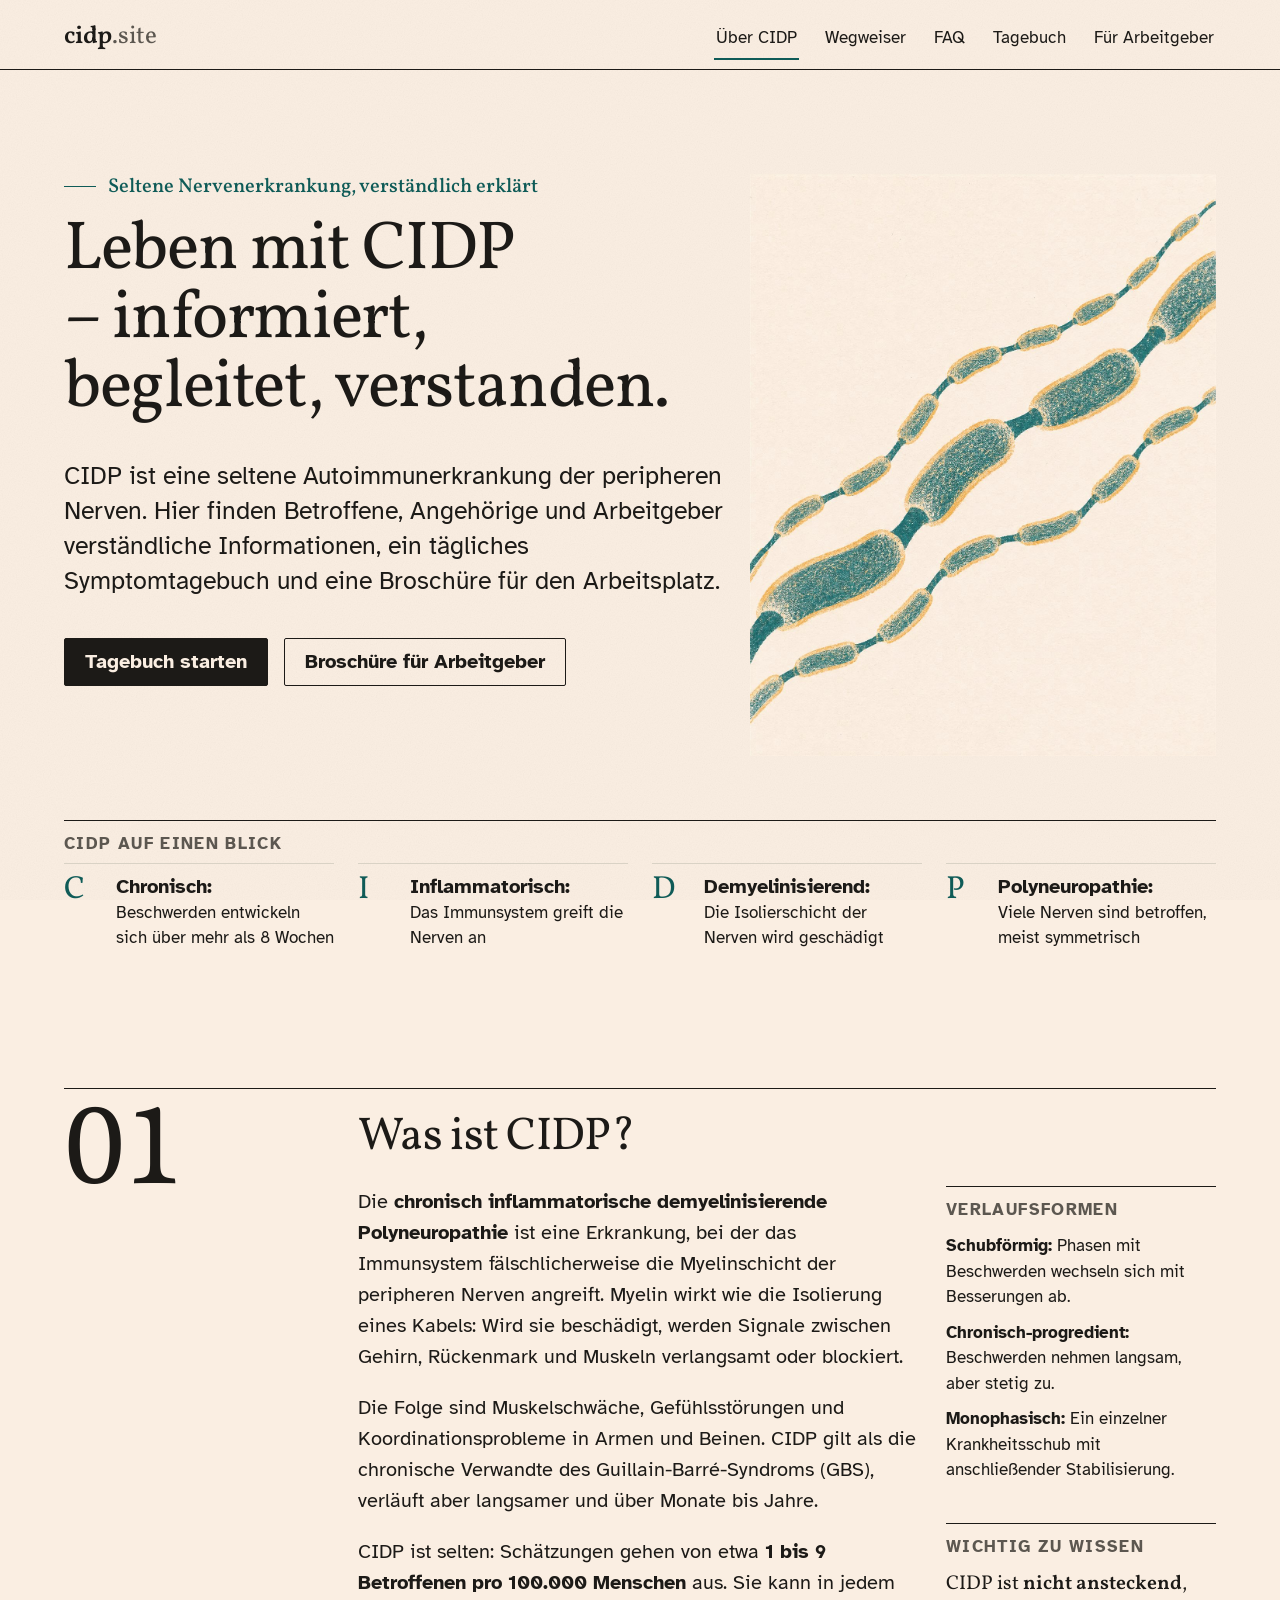
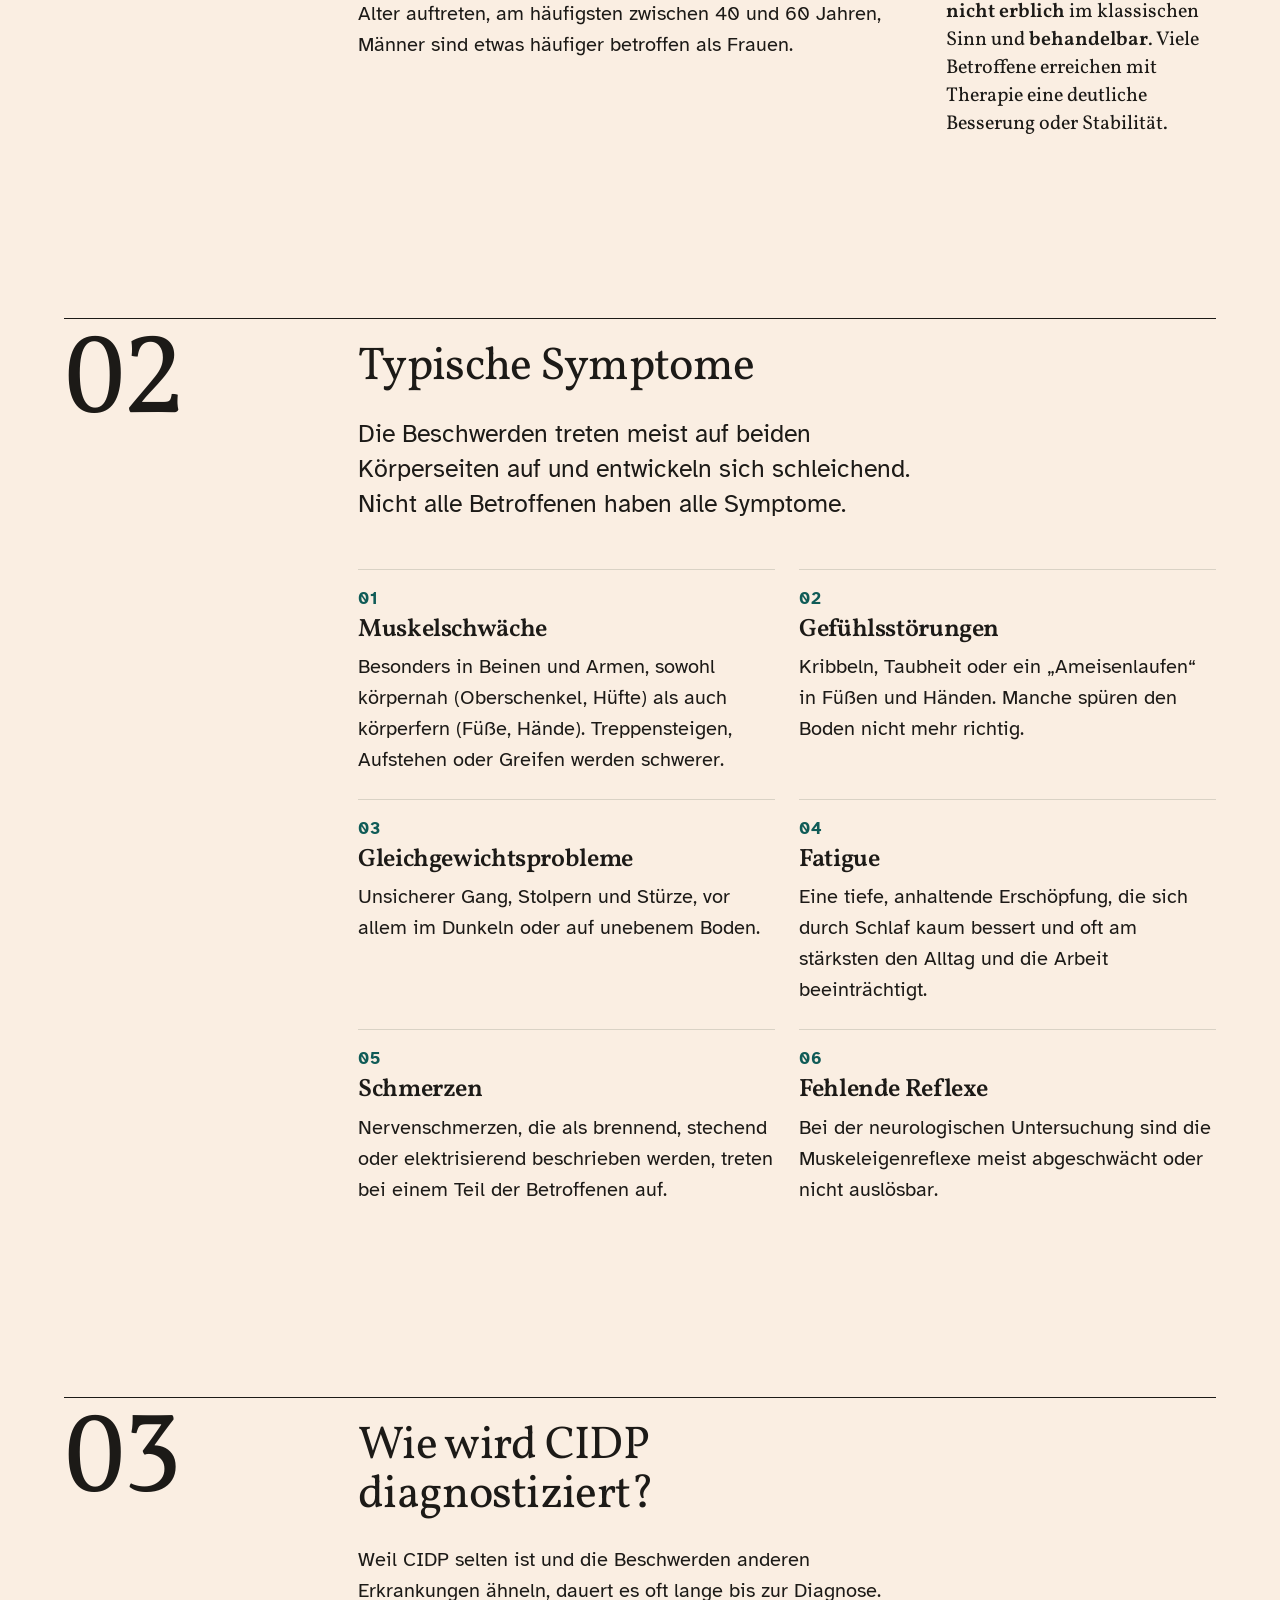
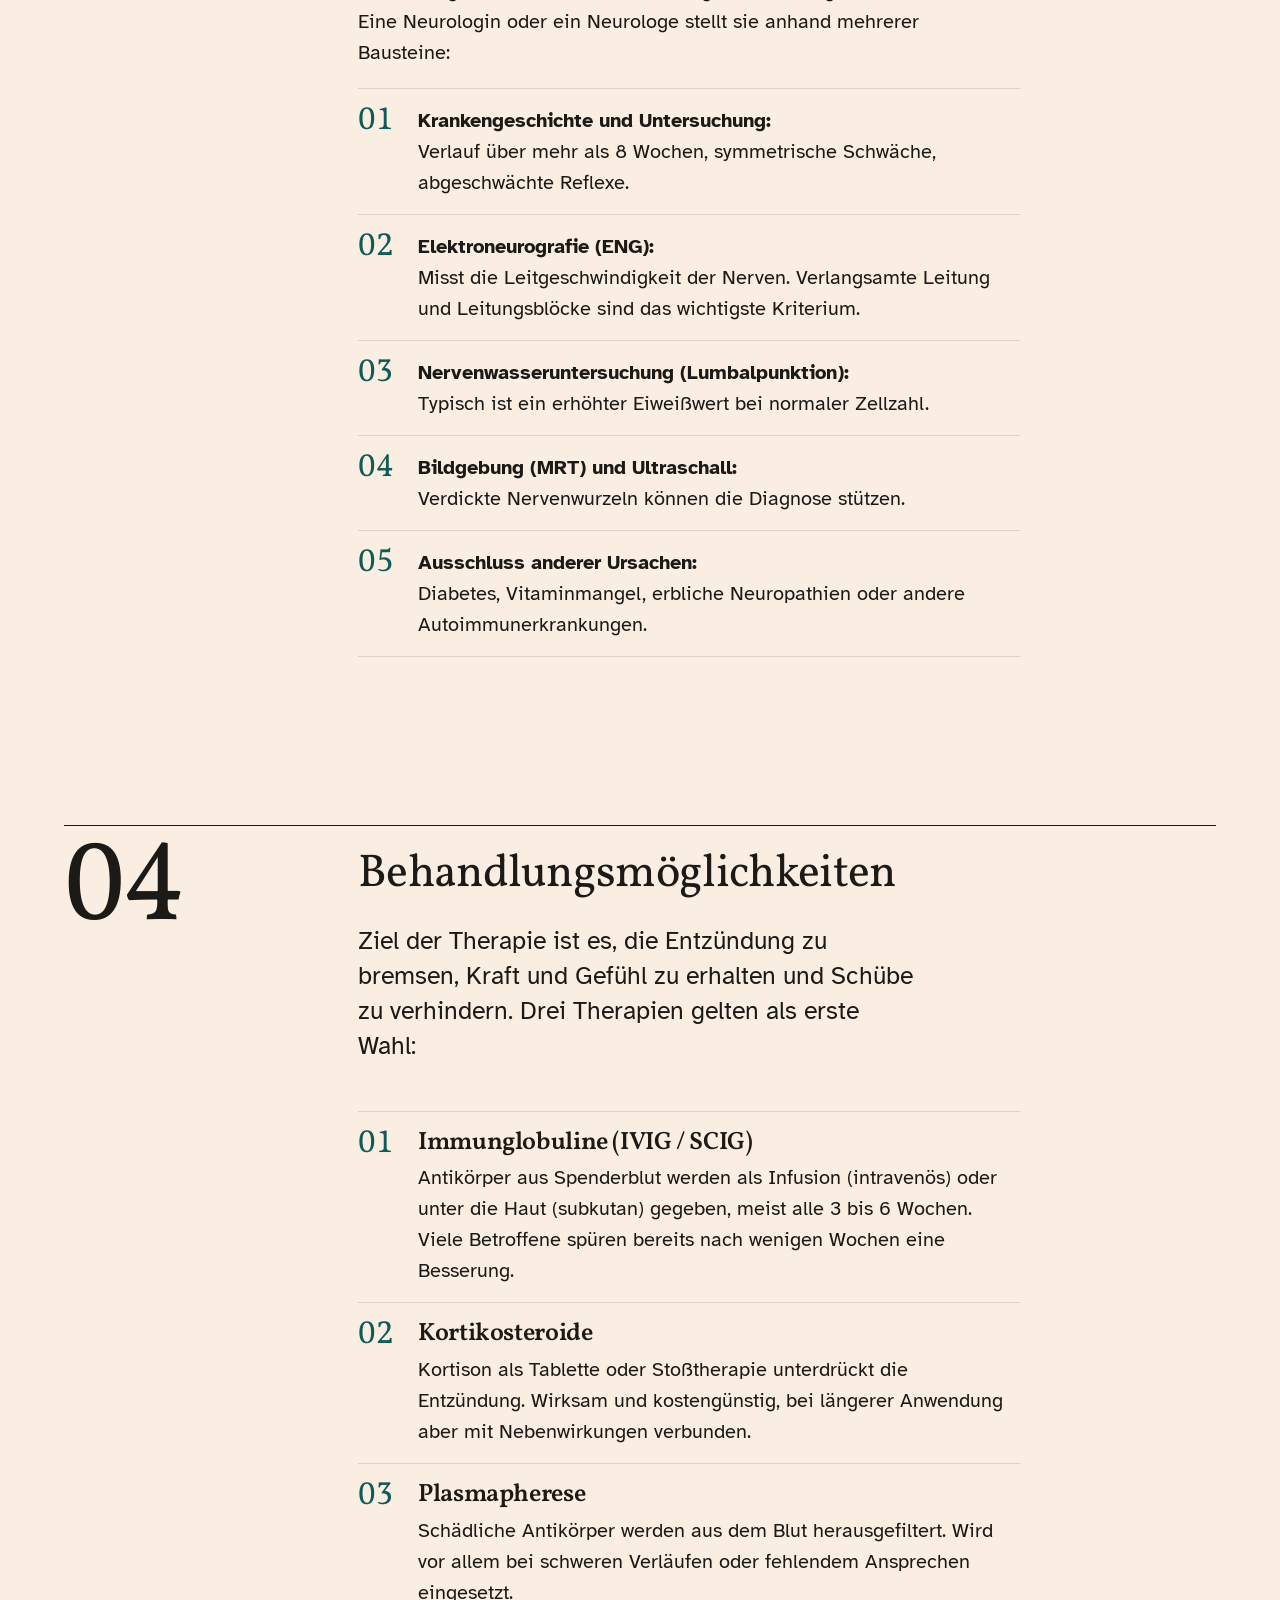
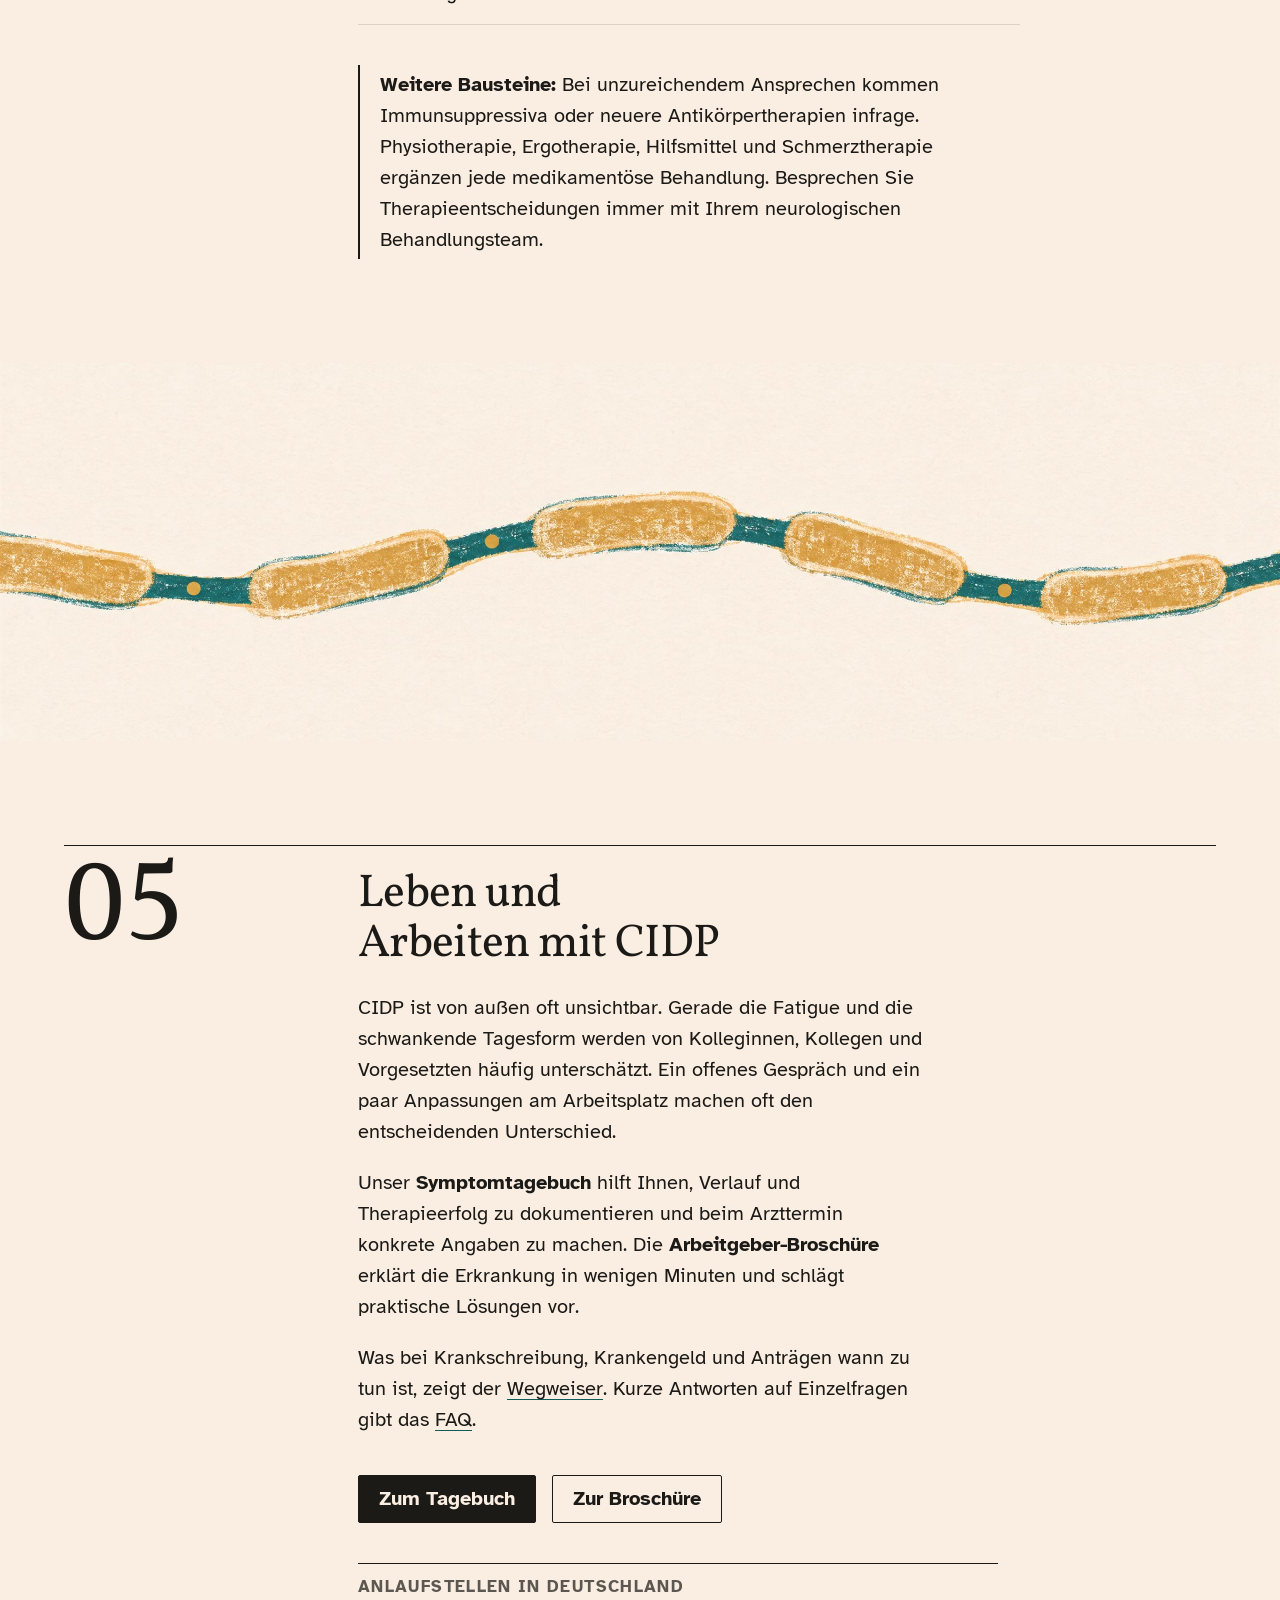
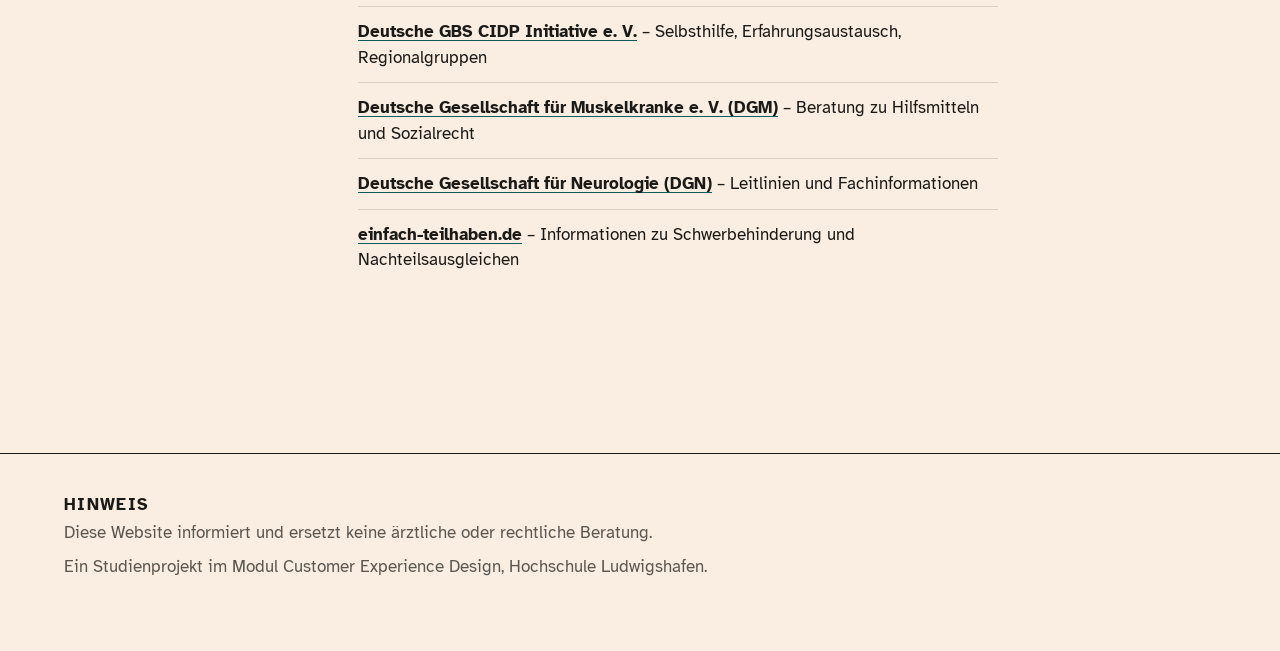
<file: index.html>
<!doctype html>
<html lang="de">
<head>
  <meta charset="utf-8">
  <meta name="viewport" content="width=device-width, initial-scale=1">
  <title>CIDP verstehen – Informationen, Tagebuch und Arbeitgeber-Broschüre</title>
  <meta name="description" content="Verständliche Informationen zur chronisch inflammatorischen demyelinisierenden Polyneuropathie (CIDP), ein Symptomtagebuch für Betroffene und eine Broschüre für Arbeitgeber.">
  <link rel="preconnect" href="https://fonts.googleapis.com">
  <link rel="preconnect" href="https://fonts.gstatic.com" crossorigin>
  <link href="https://fonts.googleapis.com/css2?family=Vollkorn:wght@400..700&family=Atkinson+Hyperlegible:wght@400;700&display=swap" rel="stylesheet">
  <link rel="stylesheet" href="style.css?v=2">
</head>
<body>
  <a class="skip" href="#main">Zum Inhalt springen</a>
  <header class="nav">
    <div class="wrap">
      <a class="brand" href="index.html">cidp<span>.site</span></a>
      <nav aria-label="Hauptnavigation">
        <ul role="list">
          <li><a href="index.html" aria-current="page">Über CIDP</a></li>
          <li><a href="wegweiser.html">Wegweiser</a></li>
          <li><a href="faq.html">FAQ</a></li>
          <li><a href="tagebuch.html">Tagebuch</a></li>
          <li><a href="broschuere.html">Für Arbeitgeber</a></li>
        </ul>
      </nav>
    </div>
  </header>

  <main id="main">
    <section class="hero" aria-labelledby="hero-heading">
      <div class="wrap">
        <div>
          <span class="eyebrow">Seltene Nervenerkrankung, verständlich erklärt</span>
          <h1 id="hero-heading">Leben mit CIDP – informiert, begleitet, verstanden.</h1>
          <p class="lead">CIDP ist eine seltene Autoimmunerkrankung der peripheren Nerven. Hier finden Betroffene, Angehörige und Arbeitgeber verständliche Informationen, ein tägliches Symptomtagebuch und eine Broschüre für den Arbeitsplatz.</p>
          <div class="actions">
            <a class="btn" href="tagebuch.html">Tagebuch starten</a>
            <a class="btn ghost" href="broschuere.html">Broschüre für Arbeitgeber</a>
          </div>
        </div>
        <figure class="hero-art"><img src="img/nerven.jpg" alt="Illustration: drei Nervenfasern mit segmentierter Myelinschicht, Risografie in Petrol und Ocker" width="1200" height="1500" fetchpriority="high"></figure>
        <aside class="hero-card" aria-label="CIDP auf einen Blick">
          <h2>CIDP auf einen Blick</h2>
          <ul role="list">
            <li><strong>Chronisch:</strong> Beschwerden entwickeln sich über mehr als 8 Wochen</li>
            <li><strong>Inflammatorisch:</strong> Das Immunsystem greift die Nerven an</li>
            <li><strong>Demyelinisierend:</strong> Die Isolierschicht der Nerven wird geschädigt</li>
            <li><strong>Polyneuropathie:</strong> Viele Nerven sind betroffen, meist symmetrisch</li>
          </ul>
        </aside>
      </div>
    </section>

    <section class="block" id="was-ist-cidp" aria-labelledby="was-heading">
      <div class="wrap two-col">
        <div>
          <h2 id="was-heading">Was ist CIDP?</h2>
          <p>Die <strong>chronisch inflammatorische demyelinisierende Polyneuropathie</strong> ist eine Erkrankung, bei der das Immunsystem fälschlicherweise die Myelinschicht der peripheren Nerven angreift. Myelin wirkt wie die Isolierung eines Kabels: Wird sie beschädigt, werden Signale zwischen Gehirn, Rückenmark und Muskeln verlangsamt oder blockiert.</p>
          <p>Die Folge sind Muskelschwäche, Gefühlsstörungen und Koordinationsprobleme in Armen und Beinen. CIDP gilt als die chronische Verwandte des Guillain-Barré-Syndroms (GBS), verläuft aber langsamer und über Monate bis Jahre.</p>
          <p>CIDP ist selten: Schätzungen gehen von etwa <strong>1 bis 9 Betroffenen pro 100.000 Menschen</strong> aus. Sie kann in jedem Alter auftreten, am häufigsten zwischen 40 und 60 Jahren, Männer sind etwas häufiger betroffen als Frauen.</p>
        </div>
        <div class="grid">
          <div class="card">
            <h3>Verlaufsformen</h3>
            <p><strong>Schubförmig:</strong> Phasen mit Beschwerden wechseln sich mit Besserungen ab.</p>
            <p><strong>Chronisch-progredient:</strong> Beschwerden nehmen langsam, aber stetig zu.</p>
            <p><strong>Monophasisch:</strong> Ein einzelner Krankheitsschub mit anschließender Stabilisierung.</p>
          </div>
          <div class="card warm">
            <h3>Wichtig zu wissen</h3>
            <p>CIDP ist <strong>nicht ansteckend</strong>, <strong>nicht erblich</strong> im klassischen Sinn und <strong>behandelbar</strong>. Viele Betroffene erreichen mit Therapie eine deutliche Besserung oder Stabilität.</p>
          </div>
        </div>
      </div>
    </section>

    <section class="block" id="symptome" aria-labelledby="symptome-heading">
      <div class="wrap">
        <h2 id="symptome-heading">Typische Symptome</h2>
        <p class="lead">Die Beschwerden treten meist auf beiden Körperseiten auf und entwickeln sich schleichend. Nicht alle Betroffenen haben alle Symptome.</p>
        <div class="grid">
          <div class="card">
            <h3>Muskelschwäche</h3>
            <p>Besonders in Beinen und Armen, sowohl körpernah (Oberschenkel, Hüfte) als auch körperfern (Füße, Hände). Treppensteigen, Aufstehen oder Greifen werden schwerer.</p>
          </div>
          <div class="card">
            <h3>Gefühlsstörungen</h3>
            <p>Kribbeln, Taubheit oder ein „Ameisenlaufen“ in Füßen und Händen. Manche spüren den Boden nicht mehr richtig.</p>
          </div>
          <div class="card">
            <h3>Gleichgewichtsprobleme</h3>
            <p>Unsicherer Gang, Stolpern und Stürze, vor allem im Dunkeln oder auf unebenem Boden.</p>
          </div>
          <div class="card">
            <h3>Fatigue</h3>
            <p>Eine tiefe, anhaltende Erschöpfung, die sich durch Schlaf kaum bessert und oft am stärksten den Alltag und die Arbeit beeinträchtigt.</p>
          </div>
          <div class="card">
            <h3>Schmerzen</h3>
            <p>Nervenschmerzen, die als brennend, stechend oder elektrisierend beschrieben werden, treten bei einem Teil der Betroffenen auf.</p>
          </div>
          <div class="card">
            <h3>Fehlende Reflexe</h3>
            <p>Bei der neurologischen Untersuchung sind die Muskeleigenreflexe meist abgeschwächt oder nicht auslösbar.</p>
          </div>
        </div>
      </div>
    </section>

    <section class="block" id="diagnose" aria-labelledby="diagnose-heading">
      <div class="wrap two-col">
        <div>
          <h2 id="diagnose-heading">Wie wird CIDP diagnostiziert?</h2>
          <p>Weil CIDP selten ist und die Beschwerden anderen Erkrankungen ähneln, dauert es oft lange bis zur Diagnose. Eine Neurologin oder ein Neurologe stellt sie anhand mehrerer Bausteine:</p>
        </div>
        <ol role="list">
          <li><strong>Krankengeschichte und Untersuchung:</strong> Verlauf über mehr als 8 Wochen, symmetrische Schwäche, abgeschwächte Reflexe.</li>
          <li><strong>Elektroneurografie (ENG):</strong> Misst die Leitgeschwindigkeit der Nerven. Verlangsamte Leitung und Leitungsblöcke sind das wichtigste Kriterium.</li>
          <li><strong>Nervenwasseruntersuchung (Lumbalpunktion):</strong> Typisch ist ein erhöhter Eiweißwert bei normaler Zellzahl.</li>
          <li><strong>Bildgebung (MRT) und Ultraschall:</strong> Verdickte Nervenwurzeln können die Diagnose stützen.</li>
          <li><strong>Ausschluss anderer Ursachen:</strong> Diabetes, Vitaminmangel, erbliche Neuropathien oder andere Autoimmunerkrankungen.</li>
        </ol>
      </div>
    </section>

    <section class="block" id="behandlung" aria-labelledby="behandlung-heading">
      <div class="wrap">
        <h2 id="behandlung-heading">Behandlungsmöglichkeiten</h2>
        <p class="lead">Ziel der Therapie ist es, die Entzündung zu bremsen, Kraft und Gefühl zu erhalten und Schübe zu verhindern. Drei Therapien gelten als erste Wahl:</p>
        <div class="grid">
          <div class="card">
            <div class="num">01</div>
            <h3>Immunglobuline (IVIG / SCIG)</h3>
            <p>Antikörper aus Spenderblut werden als Infusion (intravenös) oder unter die Haut (subkutan) gegeben, meist alle 3 bis 6 Wochen. Viele Betroffene spüren bereits nach wenigen Wochen eine Besserung.</p>
          </div>
          <div class="card">
            <div class="num">02</div>
            <h3>Kortikosteroide</h3>
            <p>Kortison als Tablette oder Stoßtherapie unterdrückt die Entzündung. Wirksam und kostengünstig, bei längerer Anwendung aber mit Nebenwirkungen verbunden.</p>
          </div>
          <div class="card">
            <div class="num">03</div>
            <h3>Plasmapherese</h3>
            <p>Schädliche Antikörper werden aus dem Blut herausgefiltert. Wird vor allem bei schweren Verläufen oder fehlendem Ansprechen eingesetzt.</p>
          </div>
        </div>
        <div class="callout">
          <strong>Weitere Bausteine:</strong> Bei unzureichendem Ansprechen kommen Immunsuppressiva oder neuere Antikörpertherapien infrage. Physiotherapie, Ergotherapie, Hilfsmittel und Schmerztherapie ergänzen jede medikamentöse Behandlung. Besprechen Sie Therapieentscheidungen immer mit Ihrem neurologischen Behandlungsteam.
        </div>
      </div>
    </section>

    <figure class="band" aria-hidden="true"><img src="img/band.jpg" alt="" width="2400" height="1029" loading="lazy"></figure>

    <section class="block" id="alltag" aria-labelledby="alltag-heading">
      <div class="wrap two-col">
        <div>
          <h2 id="alltag-heading">Leben und Arbeiten mit CIDP</h2>
          <p>CIDP ist von außen oft unsichtbar. Gerade die Fatigue und die schwankende Tagesform werden von Kolleginnen, Kollegen und Vorgesetzten häufig unterschätzt. Ein offenes Gespräch und ein paar Anpassungen am Arbeitsplatz machen oft den entscheidenden Unterschied.</p>
          <p>Unser <strong>Symptomtagebuch</strong> hilft Ihnen, Verlauf und Therapieerfolg zu dokumentieren und beim Arzttermin konkrete Angaben zu machen. Die <strong>Arbeitgeber-Broschüre</strong> erklärt die Erkrankung in wenigen Minuten und schlägt praktische Lösungen vor.</p>
          <p>Was bei Krankschreibung, Krankengeld und Anträgen wann zu tun ist, zeigt der <a href="wegweiser.html">Wegweiser</a>. Kurze Antworten auf Einzelfragen gibt das <a href="faq.html">FAQ</a>.</p>
          <div class="actions">
            <a class="btn" href="tagebuch.html">Zum Tagebuch</a>
            <a class="btn ghost" href="broschuere.html">Zur Broschüre</a>
          </div>
        </div>
        <div class="card">
          <h3>Anlaufstellen in Deutschland</h3>
          <ul role="list">
            <li><a href="https://www.gbs-cidp.de" rel="noopener" target="_blank">Deutsche GBS CIDP Initiative e. V.</a> – Selbsthilfe, Erfahrungsaustausch, Regionalgruppen</li>
            <li><a href="https://www.dgm.org" rel="noopener" target="_blank">Deutsche Gesellschaft für Muskelkranke e. V. (DGM)</a> – Beratung zu Hilfsmitteln und Sozialrecht</li>
            <li><a href="https://dgn.org" rel="noopener" target="_blank">Deutsche Gesellschaft für Neurologie (DGN)</a> – Leitlinien und Fachinformationen</li>
            <li><a href="https://www.einfach-teilhaben.de" rel="noopener" target="_blank">einfach-teilhaben.de</a> – Informationen zu Schwerbehinderung und Nachteilsausgleichen</li>
          </ul>
        </div>
      </div>
    </section>
  </main>

  <footer>
    <div class="wrap">
      <p><strong>Hinweis</strong> Diese Website informiert und ersetzt keine ärztliche oder rechtliche Beratung.</p>
      <p>Ein Studienprojekt im Modul Customer Experience Design, Hochschule Ludwigshafen.</p>
    </div>
  </footer>
</body>
</html>
</file>
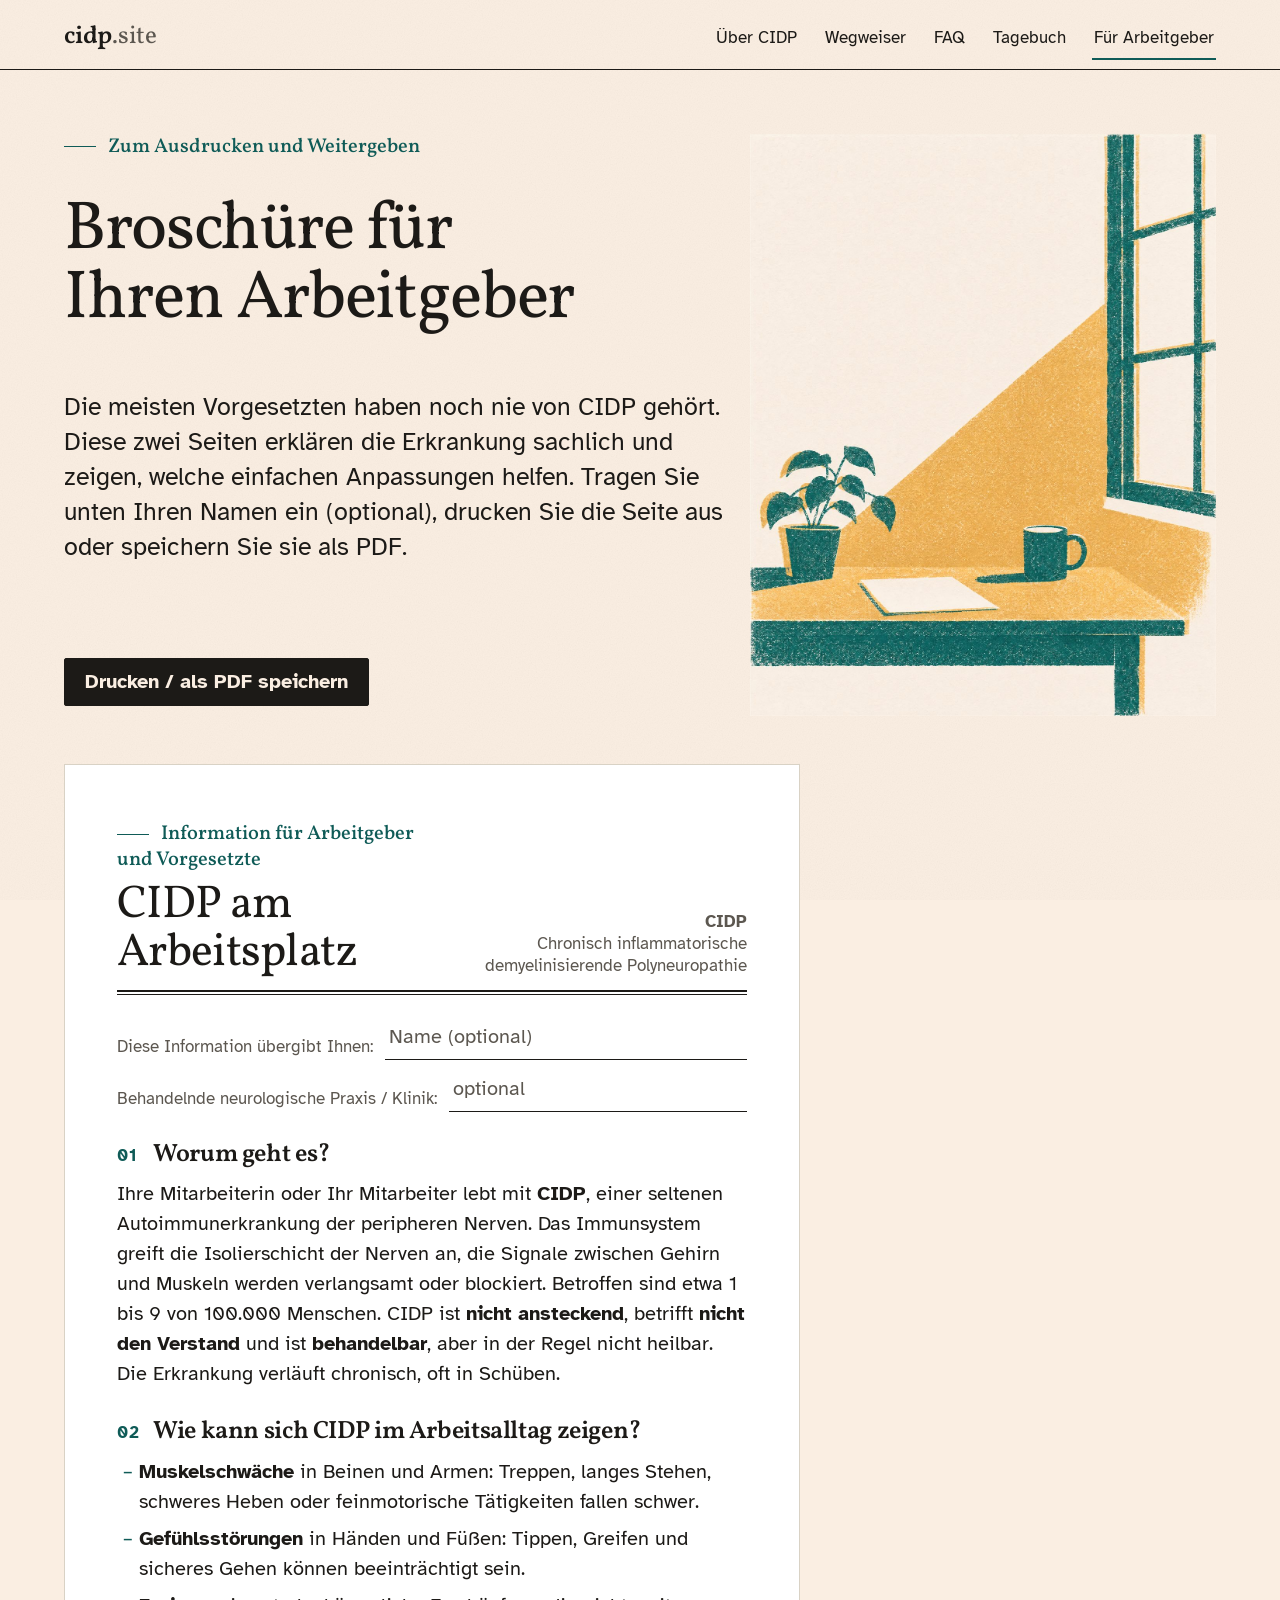
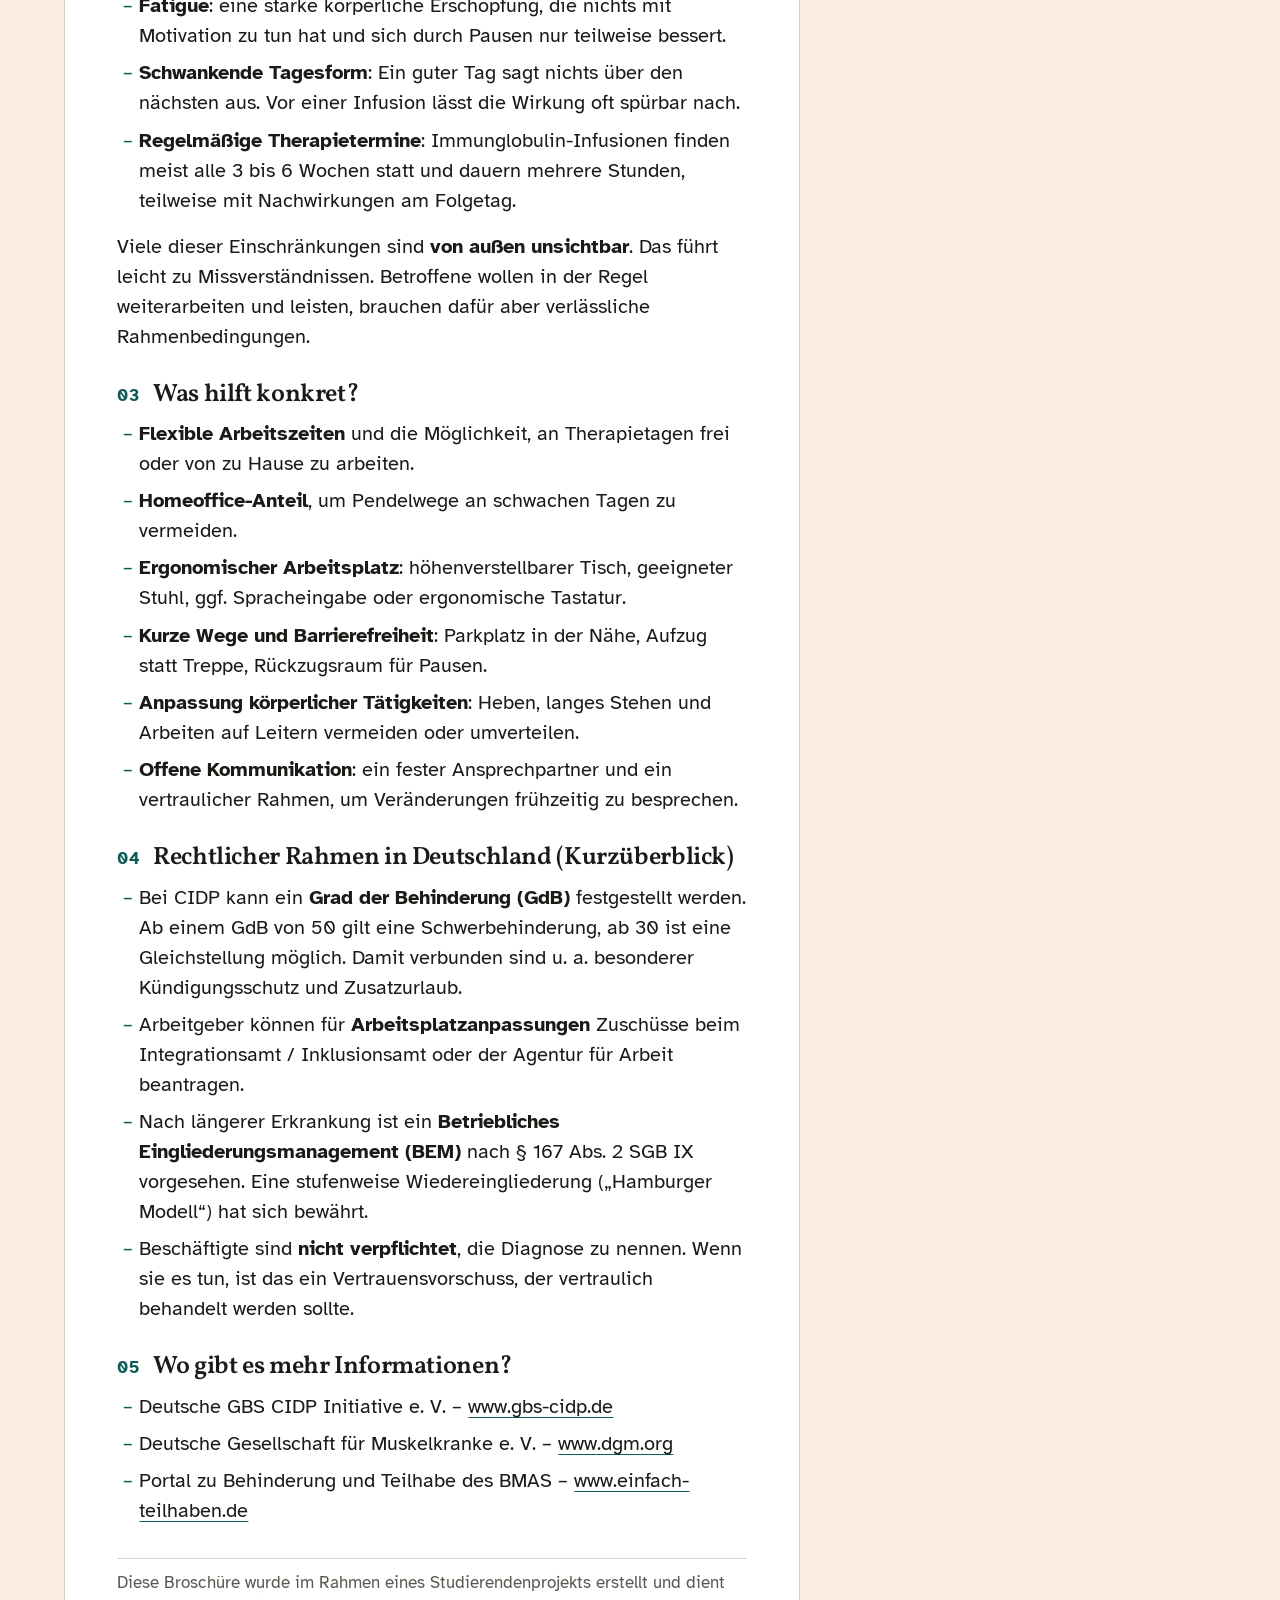
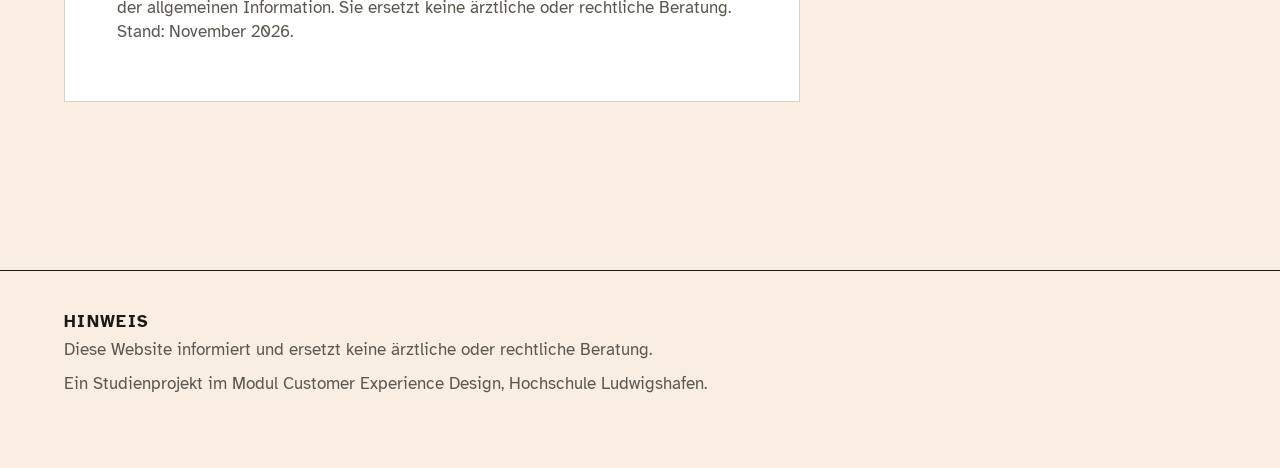
<file: broschuere.html>
<!doctype html>
<html lang="de">
<head>
  <meta charset="utf-8">
  <meta name="viewport" content="width=device-width, initial-scale=1">
  <title>CIDP am Arbeitsplatz – Informationen für Arbeitgeber</title>
  <meta name="description" content="Kompakte Broschüre, die Beschäftigte mit CIDP ihrem Arbeitgeber übergeben können: Was ist CIDP, wie wirkt es sich auf die Arbeit aus, was hilft.">
  <link rel="preconnect" href="https://fonts.googleapis.com">
  <link rel="preconnect" href="https://fonts.gstatic.com" crossorigin>
  <link href="https://fonts.googleapis.com/css2?family=Vollkorn:wght@400..700&family=Atkinson+Hyperlegible:wght@400;700&display=swap" rel="stylesheet">
  <link rel="stylesheet" href="style.css?v=2">
  <style>
    /* on-screen intro: print button bottom-right beside the lead */
    section.block.intro { padding-bottom: var(--space-s); }
    .intro + .block { padding-top: var(--space-s); }
    @media (min-width: 64rem) {
      .intro .wrap > .eyebrow, .intro .wrap > h1, .intro .wrap > .lead, .intro .wrap > .actions { grid-column: 1 / 8; }
      .intro .wrap > .hero-art { grid-column: 8 / 13; grid-row: 1 / span 4; align-self: end; max-width: none; }
      .wrap > .sheet { grid-column: 1 / 10; }
    }

    /* the sheet: a white A4 page on the cream desk */
    .sheet { background: var(--paper-white); border: 1px solid var(--rule); border-radius: 0; box-shadow: none; max-width: 46rem; margin: 0; padding: clamp(1.5rem, 5vw, 3.5rem) clamp(1.25rem, 5vw, 3.25rem); font-size: var(--step-0); line-height: 1.5; counter-reset: part; }
    .sheet p, .sheet li { max-width: none; }

    /* head with a newspaper Scotch rule (2px + 1px) */
    .sheet-head { display: grid; grid-template-columns: minmax(0, 1fr) auto; column-gap: 2rem; align-items: end; position: relative; padding-bottom: 0.75rem; border-bottom: 2px solid var(--ink); margin-bottom: 1.5rem; }
    .sheet-head::after { content: ''; position: absolute; left: 0; right: 0; bottom: -5px; border-bottom: 1px solid var(--ink); }
    .sheet-head .eyebrow { margin-bottom: 0.5rem; }
    .sheet-head h1 { font: 400 var(--step-3)/1.05 var(--font-display); letter-spacing: -0.015em; margin: 0; max-width: none; }
    .sheet-meta { text-align: right; font-size: var(--step--1); line-height: 1.3; color: var(--ink-2); }

    /* fill-in lines: label text run + input, two grid items per line */
    .personal { display: grid; gap: 0.5rem; margin: 0 0 1.75rem; }
    .personal label { font: inherit; margin: 0; }
    .personal p { display: grid; grid-template-columns: max-content minmax(0, 1fr); column-gap: 0.75rem; align-items: end; margin: 0; font-size: var(--step--1); color: var(--ink-2); }
    .personal input.fill { display: block; width: 100%; min-width: 0; min-height: 44px; padding: 0 0.25rem; border: 0; border-bottom: 1px solid var(--ink); border-radius: 0; background: transparent; font-size: var(--step-0); color: var(--ink); }
    .personal input.fill:focus-visible { outline: 3px solid var(--accent); outline-offset: 2px; border-bottom-width: 2px; }

    /* body: numbered running heads, lists with accent dash markers */
    .sheet h2 { display: grid; grid-template-columns: 2.25rem minmax(0, 1fr); align-items: baseline; font: 600 var(--step-1)/var(--leading-sub) var(--font-display); color: var(--ink); margin: 1.75rem 0 0.6rem; max-width: none; }
    .sheet h2::before { counter-increment: part; content: counter(part, decimal-leading-zero); font: 600 var(--step--1)/1 var(--font-body); letter-spacing: 0.08em; color: var(--accent); }
    .sheet h2:first-of-type { margin-top: 0; }
    .sheet ul { list-style: '– ' outside; padding-left: 1.4rem; margin: 0 0 1rem; }
    .sheet li::marker { color: var(--accent); }
    .sheet li { margin: 0 0 0.45rem; }
    .sheet-foot { margin: 2rem 0 0; padding-top: 0.75rem; border-top: 1px solid var(--rule); font-size: var(--step--1); line-height: 1.45; color: var(--ink-2); }
    @media screen and (max-width: 43.98rem) {
      .sheet-head { grid-template-columns: 1fr; }
      .sheet-meta { text-align: left; }
      .personal p { grid-template-columns: 1fr; }
    }

    /* A4, two pages, black and white (tokens and @page come from style.css) */
    @media print {
      .intro { display: none; }
      .sheet { border: 0; padding: 0; max-width: none; background: none; font-size: 10.5pt; line-height: 1.45; }
      .sheet-head h1 { font-size: 24pt; }
      .personal p { font-size: 10.5pt; }
      .sheet h2 { font-size: 13pt; margin: 14pt 0 5pt; break-after: avoid; }
      .sheet h2.page-break { break-before: page; margin-top: 0; }
      .sheet li, .personal, .sheet-head { break-inside: avoid; }
      .personal input.fill { min-height: 0; height: 7mm; border-bottom: 1px solid #000; }
      .personal input.fill::placeholder { color: transparent; }
    }
  </style>
</head>
<body>
  <a class="skip" href="#main">Zum Inhalt springen</a>
  <header class="nav">
    <div class="wrap">
      <a class="brand" href="index.html">cidp<span>.site</span></a>
      <nav aria-label="Hauptnavigation">
        <ul role="list">
          <li><a href="index.html">Über CIDP</a></li>
          <li><a href="wegweiser.html">Wegweiser</a></li>
          <li><a href="faq.html">FAQ</a></li>
          <li><a href="tagebuch.html">Tagebuch</a></li>
          <li><a href="broschuere.html" aria-current="page">Für Arbeitgeber</a></li>
        </ul>
      </nav>
    </div>
  </header>

  <main id="main">
    <section class="block noprint intro">
      <div class="wrap">
        <span class="eyebrow">Zum Ausdrucken und Weitergeben</span>
        <h1>Broschüre für Ihren Arbeitgeber</h1>
        <p class="lead">Die meisten Vorgesetzten haben noch nie von CIDP gehört. Diese zwei Seiten erklären die Erkrankung sachlich und zeigen, welche einfachen Anpassungen helfen. Tragen Sie unten Ihren Namen ein (optional), drucken Sie die Seite aus oder speichern Sie sie als PDF.</p>
        <div class="actions">
          <button class="btn" type="button" onclick="window.print()">Drucken / als PDF speichern</button>
        </div>
        <figure class="hero-art"><img src="img/arbeitsplatz.jpg" alt="Illustration: Schreibtisch mit einem Blatt Papier, Tasse und Pflanze vor einem Fenster, Risografie in Petrol und Ocker" width="1200" height="1500" loading="lazy"></figure>
      </div>
    </section>

    <section class="block">
      <div class="wrap">
        <article class="sheet" aria-label="Broschüre">
          <div class="sheet-head">
            <div>
              <span class="eyebrow">Information für Arbeitgeber und Vorgesetzte</span>
              <h1>CIDP am Arbeitsplatz</h1>
            </div>
            <div class="sheet-meta">
              <div><strong>CIDP</strong></div>
              <div>Chronisch inflammatorische<br>demyelinisierende Polyneuropathie</div>
            </div>
          </div>

          <div class="personal">
            <p><label for="fill-name">Diese Information übergibt Ihnen:</label> <input class="fill" id="fill-name" type="text" autocomplete="name" placeholder="Name (optional)"></p>
            <p><label for="fill-praxis">Behandelnde neurologische Praxis / Klinik:</label> <input class="fill" id="fill-praxis" type="text" placeholder="optional"></p>
          </div>

          <h2>Worum geht es?</h2>
          <p>Ihre Mitarbeiterin oder Ihr Mitarbeiter lebt mit <strong>CIDP</strong>, einer seltenen Autoimmunerkrankung der peripheren Nerven. Das Immunsystem greift die Isolierschicht der Nerven an, die Signale zwischen Gehirn und Muskeln werden verlangsamt oder blockiert. Betroffen sind etwa 1 bis 9 von 100.000 Menschen. CIDP ist <strong>nicht ansteckend</strong>, betrifft <strong>nicht den Verstand</strong> und ist <strong>behandelbar</strong>, aber in der Regel nicht heilbar. Die Erkrankung verläuft chronisch, oft in Schüben.</p>

          <h2>Wie kann sich CIDP im Arbeitsalltag zeigen?</h2>
          <ul>
            <li><strong>Muskelschwäche</strong> in Beinen und Armen: Treppen, langes Stehen, schweres Heben oder feinmotorische Tätigkeiten fallen schwer.</li>
            <li><strong>Gefühlsstörungen</strong> in Händen und Füßen: Tippen, Greifen und sicheres Gehen können beeinträchtigt sein.</li>
            <li><strong>Fatigue</strong>: eine starke körperliche Erschöpfung, die nichts mit Motivation zu tun hat und sich durch Pausen nur teilweise bessert.</li>
            <li><strong>Schwankende Tagesform</strong>: Ein guter Tag sagt nichts über den nächsten aus. Vor einer Infusion lässt die Wirkung oft spürbar nach.</li>
            <li><strong>Regelmäßige Therapietermine</strong>: Immunglobulin-Infusionen finden meist alle 3 bis 6 Wochen statt und dauern mehrere Stunden, teilweise mit Nachwirkungen am Folgetag.</li>
          </ul>
          <p>Viele dieser Einschränkungen sind <strong>von außen unsichtbar</strong>. Das führt leicht zu Missverständnissen. Betroffene wollen in der Regel weiterarbeiten und leisten, brauchen dafür aber verlässliche Rahmenbedingungen.</p>

          <h2 class="page-break">Was hilft konkret?</h2>
          <ul>
            <li><strong>Flexible Arbeitszeiten</strong> und die Möglichkeit, an Therapietagen frei oder von zu Hause zu arbeiten.</li>
            <li><strong>Homeoffice-Anteil</strong>, um Pendelwege an schwachen Tagen zu vermeiden.</li>
            <li><strong>Ergonomischer Arbeitsplatz</strong>: höhenverstellbarer Tisch, geeigneter Stuhl, ggf. Spracheingabe oder ergonomische Tastatur.</li>
            <li><strong>Kurze Wege und Barrierefreiheit</strong>: Parkplatz in der Nähe, Aufzug statt Treppe, Rückzugsraum für Pausen.</li>
            <li><strong>Anpassung körperlicher Tätigkeiten</strong>: Heben, langes Stehen und Arbeiten auf Leitern vermeiden oder umverteilen.</li>
            <li><strong>Offene Kommunikation</strong>: ein fester Ansprechpartner und ein vertraulicher Rahmen, um Veränderungen frühzeitig zu besprechen.</li>
          </ul>

          <h2>Rechtlicher Rahmen in Deutschland (Kurzüberblick)</h2>
          <ul>
            <li>Bei CIDP kann ein <strong>Grad der Behinderung (GdB)</strong> festgestellt werden. Ab einem GdB von 50 gilt eine Schwerbehinderung, ab 30 ist eine Gleichstellung möglich. Damit verbunden sind u. a. besonderer Kündigungsschutz und Zusatzurlaub.</li>
            <li>Arbeitgeber können für <strong>Arbeitsplatzanpassungen</strong> Zuschüsse beim Integrationsamt / Inklusionsamt oder der Agentur für Arbeit beantragen.</li>
            <li>Nach längerer Erkrankung ist ein <strong>Betriebliches Eingliederungsmanagement (BEM)</strong> nach § 167 Abs. 2 SGB IX vorgesehen. Eine stufenweise Wiedereingliederung („Hamburger Modell“) hat sich bewährt.</li>
            <li>Beschäftigte sind <strong>nicht verpflichtet</strong>, die Diagnose zu nennen. Wenn sie es tun, ist das ein Vertrauensvorschuss, der vertraulich behandelt werden sollte.</li>
          </ul>

          <h2>Wo gibt es mehr Informationen?</h2>
          <ul>
            <li>Deutsche GBS CIDP Initiative e. V. – <a href="https://www.gbs-cidp.de">www.gbs-cidp.de</a></li>
            <li>Deutsche Gesellschaft für Muskelkranke e. V. – <a href="https://www.dgm.org">www.dgm.org</a></li>
            <li>Portal zu Behinderung und Teilhabe des BMAS – <a href="https://www.einfach-teilhaben.de">www.einfach-teilhaben.de</a></li>
          </ul>

          <p class="sheet-foot">Diese Broschüre wurde im Rahmen eines Studierendenprojekts erstellt und dient der allgemeinen Information. Sie ersetzt keine ärztliche oder rechtliche Beratung. Stand: November 2026.</p>
        </article>
      </div>
    </section>
  </main>

  <footer>
    <div class="wrap">
      <p><strong>Hinweis</strong> Diese Website informiert und ersetzt keine ärztliche oder rechtliche Beratung.</p>
      <p>Ein Studienprojekt im Modul Customer Experience Design, Hochschule Ludwigshafen.</p>
    </div>
  </footer>
</body>
</html>
</file>
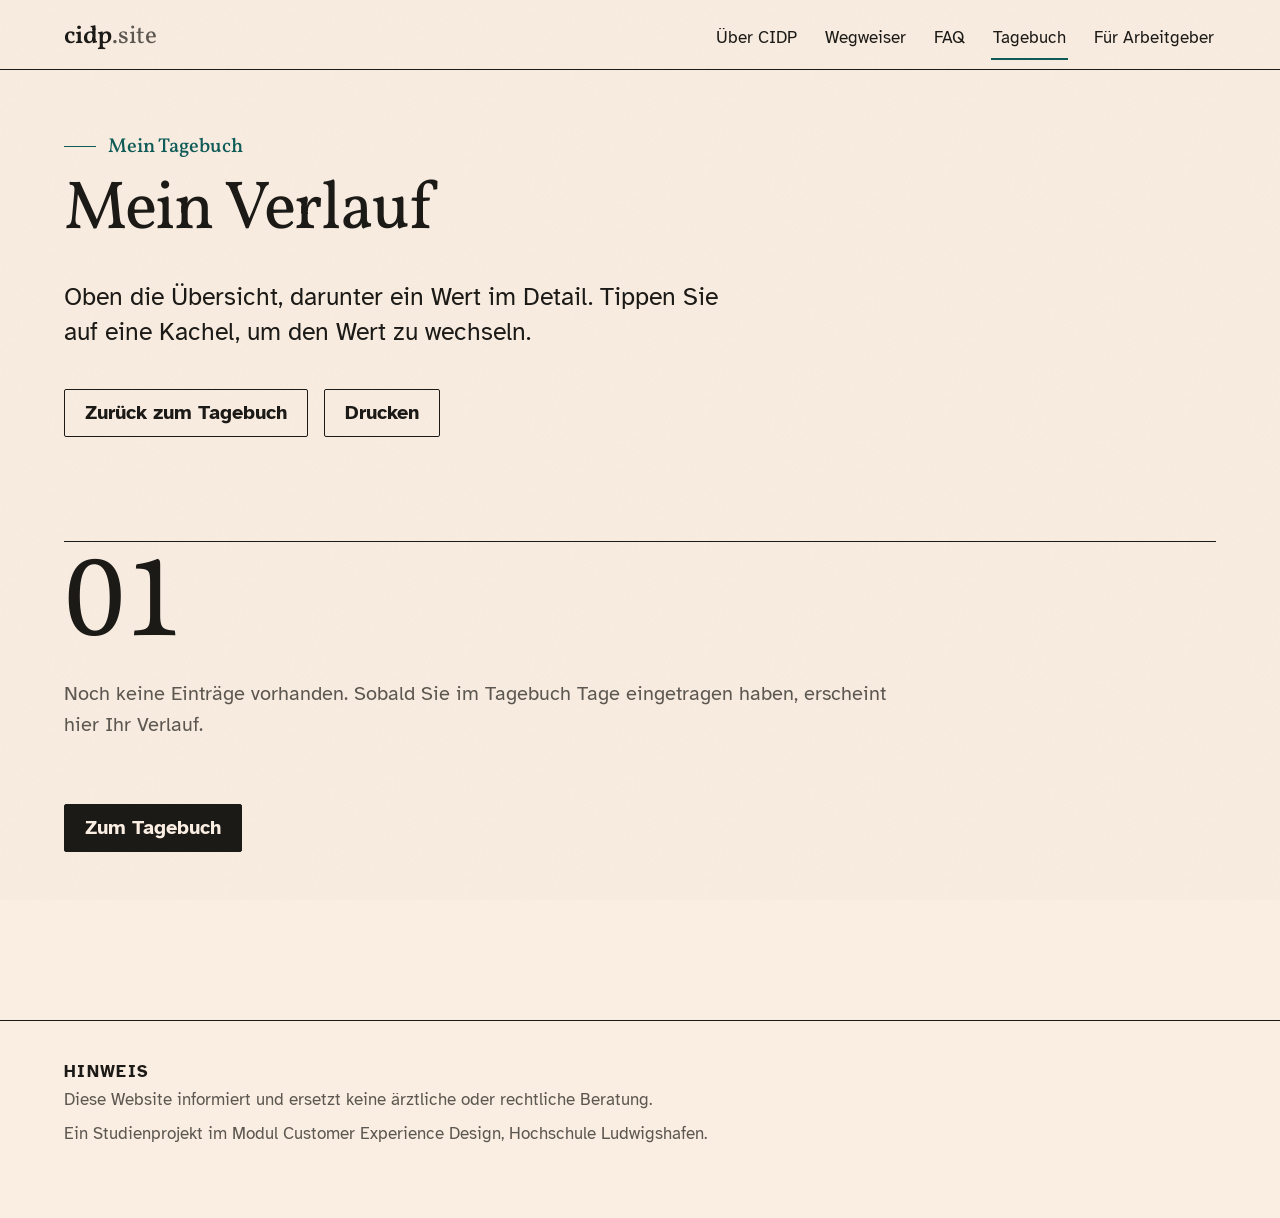
<file: dashboard.html>
<!doctype html>
<html lang="de">
<head>
  <meta charset="utf-8">
  <meta name="viewport" content="width=device-width, initial-scale=1">
  <title>Mein Verlauf – CIDP verstehen</title>
  <meta name="description" content="Grafische Auswertung des CIDP-Symptomtagebuchs: Übersicht, Verlauf je Wert, Kalender, Therapietage und Ereignisse.">
  <link rel="preconnect" href="https://fonts.googleapis.com">
  <link rel="preconnect" href="https://fonts.gstatic.com" crossorigin>
  <link href="https://fonts.googleapis.com/css2?family=Vollkorn:wght@400..700&family=Atkinson+Hyperlegible:wght@400;700&display=swap" rel="stylesheet">
  <link rel="stylesheet" href="style.css?v=2">
</head>
<body>
  <a class="skip" href="#main">Zum Inhalt springen</a>
  <header class="nav">
    <div class="wrap">
      <a class="brand" href="index.html">cidp<span>.site</span></a>
      <nav aria-label="Hauptnavigation">
        <ul role="list">
          <li><a href="index.html">Über CIDP</a></li>
          <li><a href="wegweiser.html">Wegweiser</a></li>
          <li><a href="faq.html">FAQ</a></li>
          <li><a href="tagebuch.html" aria-current="page">Tagebuch</a></li>
          <li><a href="broschuere.html">Für Arbeitgeber</a></li>
        </ul>
      </nav>
    </div>
  </header>

  <main id="main">
    <section class="hero hero-compact" aria-labelledby="dash-heading">
      <div class="wrap">
        <div>
          <span class="eyebrow">Mein Tagebuch</span>
          <h1 id="dash-heading">Mein Verlauf</h1>
          <p class="lead">Oben die Übersicht, darunter ein Wert im Detail. Tippen Sie auf eine Kachel, um den Wert zu wechseln.</p>
          <div class="actions noprint">
            <a class="btn ghost" href="tagebuch.html">Zurück zum Tagebuch</a>
            <button class="btn ghost" type="button" onclick="window.print()">Drucken</button>
          </div>
        </div>
      </div>
    </section>

    <section class="block" id="empty" hidden>
      <div class="wrap">
        <p class="empty">Noch keine Einträge vorhanden. Sobald Sie im Tagebuch Tage eingetragen haben, erscheint hier Ihr Verlauf.</p>
        <div class="actions"><a class="btn" href="tagebuch.html">Zum Tagebuch</a></div>
      </div>
    </section>

    <div id="dash">
      <section class="block" aria-labelledby="overview-heading">
        <div class="wrap">
          <div class="filters noprint">
            <fieldset class="seg">
              <legend>Zeitraum</legend>
              <input type="radio" name="range" id="r7" value="7"><label for="r7">7 Tage</label>
              <input type="radio" name="range" id="r30" value="30" checked><label for="r30">30 Tage</label>
              <input type="radio" name="range" id="r90" value="90"><label for="r90">90 Tage</label>
              <input type="radio" name="range" id="rall" value="0"><label for="rall">Alles</label>
            </fieldset>
            <p class="hint" id="range-note" aria-live="polite"></p>
          </div>

          <h2 id="overview-heading">Übersicht</h2>
          <div class="metrics">
            <button class="metric" type="button" data-metric="strength" aria-pressed="true"><span class="metric-name"><i style="--c:#0B8C7E"></i>Kraft</span><span class="metric-value">–</span><svg viewBox="0 0 160 44" aria-hidden="true"></svg><span class="metric-avg"></span></button>
            <button class="metric" type="button" data-metric="fatigue" aria-pressed="false"><span class="metric-name"><i style="--c:#A8781A"></i>Fatigue</span><span class="metric-value">–</span><svg viewBox="0 0 160 44" aria-hidden="true"></svg><span class="metric-avg"></span></button>
            <button class="metric" type="button" data-metric="pain" aria-pressed="false"><span class="metric-name"><i style="--c:#5B68B5"></i>Schmerz</span><span class="metric-value">–</span><svg viewBox="0 0 160 44" aria-hidden="true"></svg><span class="metric-avg"></span></button>
            <button class="metric" type="button" data-metric="numbness" aria-pressed="false"><span class="metric-name"><i style="--c:#BA4E3C"></i>Taubheit</span><span class="metric-value">–</span><svg viewBox="0 0 160 44" aria-hidden="true"></svg><span class="metric-avg"></span></button>
            <div class="metric metric-static"><span class="metric-name">Letzte Therapie</span><span class="metric-value" id="stat-therapy">–</span><span class="metric-avg" id="stat-therapy-note"></span></div>
          </div>
          <p class="hint">Großer Wert = letzter Eintrag. Ø = Durchschnitt aller Einträge im Zeitraum. Vorwoche = letzte 7 Tage gegen die 7 Tage davor.</p>
        </div>
      </section>

      <section class="block" aria-labelledby="detail-title">
        <div class="wrap">
          <h2 id="detail-title">Kraft im Verlauf</h2>
          <p class="hint" id="detail-sub"></p>
          <div class="chart">
            <svg id="detail-chart" viewBox="0 0 960 340" role="img" tabindex="0" aria-describedby="detail-help"></svg>
            <div class="tip" id="detail-tip" hidden></div>
          </div>
          <p class="hint" id="detail-help">Maus oder Pfeiltasten links und rechts zeigen einzelne Tage, Escape blendet aus.</p>
        </div>
      </section>

      <section class="block" aria-labelledby="cal-title">
        <div class="wrap">
          <h2 id="cal-title">Kraft als Kalender</h2>
          <div class="cal-head"><span>Mo</span><span>Di</span><span>Mi</span><span>Do</span><span>Fr</span><span>Sa</span><span>So</span></div>
          <div class="calendar" id="calendar"></div>
          <p class="cal-legend" id="cal-legend"></p>
        </div>
      </section>

      <section class="block" aria-labelledby="bar-heading">
        <div class="wrap">
          <h2 id="bar-heading">Ereignisse im Zeitraum</h2>
          <div class="chart chart-bars">
            <svg id="bar-chart" viewBox="0 0 960 176" role="img"></svg>
          </div>
        </div>
      </section>

      <section class="block" aria-labelledby="table-heading">
        <div class="wrap">
          <details class="table-view">
            <summary><h2 id="table-heading">Alle Werte als Tabelle</h2></summary>
            <div class="table-scroll">
              <table>
                <thead><tr><th scope="col">Datum</th><th scope="col">Kraft</th><th scope="col">Fatigue</th><th scope="col">Schmerz</th><th scope="col">Taubheit</th><th scope="col">Therapie</th><th scope="col">Ereignisse</th></tr></thead>
                <tbody id="table-body"></tbody>
              </table>
            </div>
          </details>
        </div>
      </section>
    </div>
  </main>

  <footer>
    <div class="wrap">
      <p><strong>Hinweis</strong> Diese Website informiert und ersetzt keine ärztliche oder rechtliche Beratung.</p>
      <p>Ein Studienprojekt im Modul Customer Experience Design, Hochschule Ludwigshafen.</p>
    </div>
  </footer>

  <script src="dashboard.js"></script>
</body>
</html>
</file>
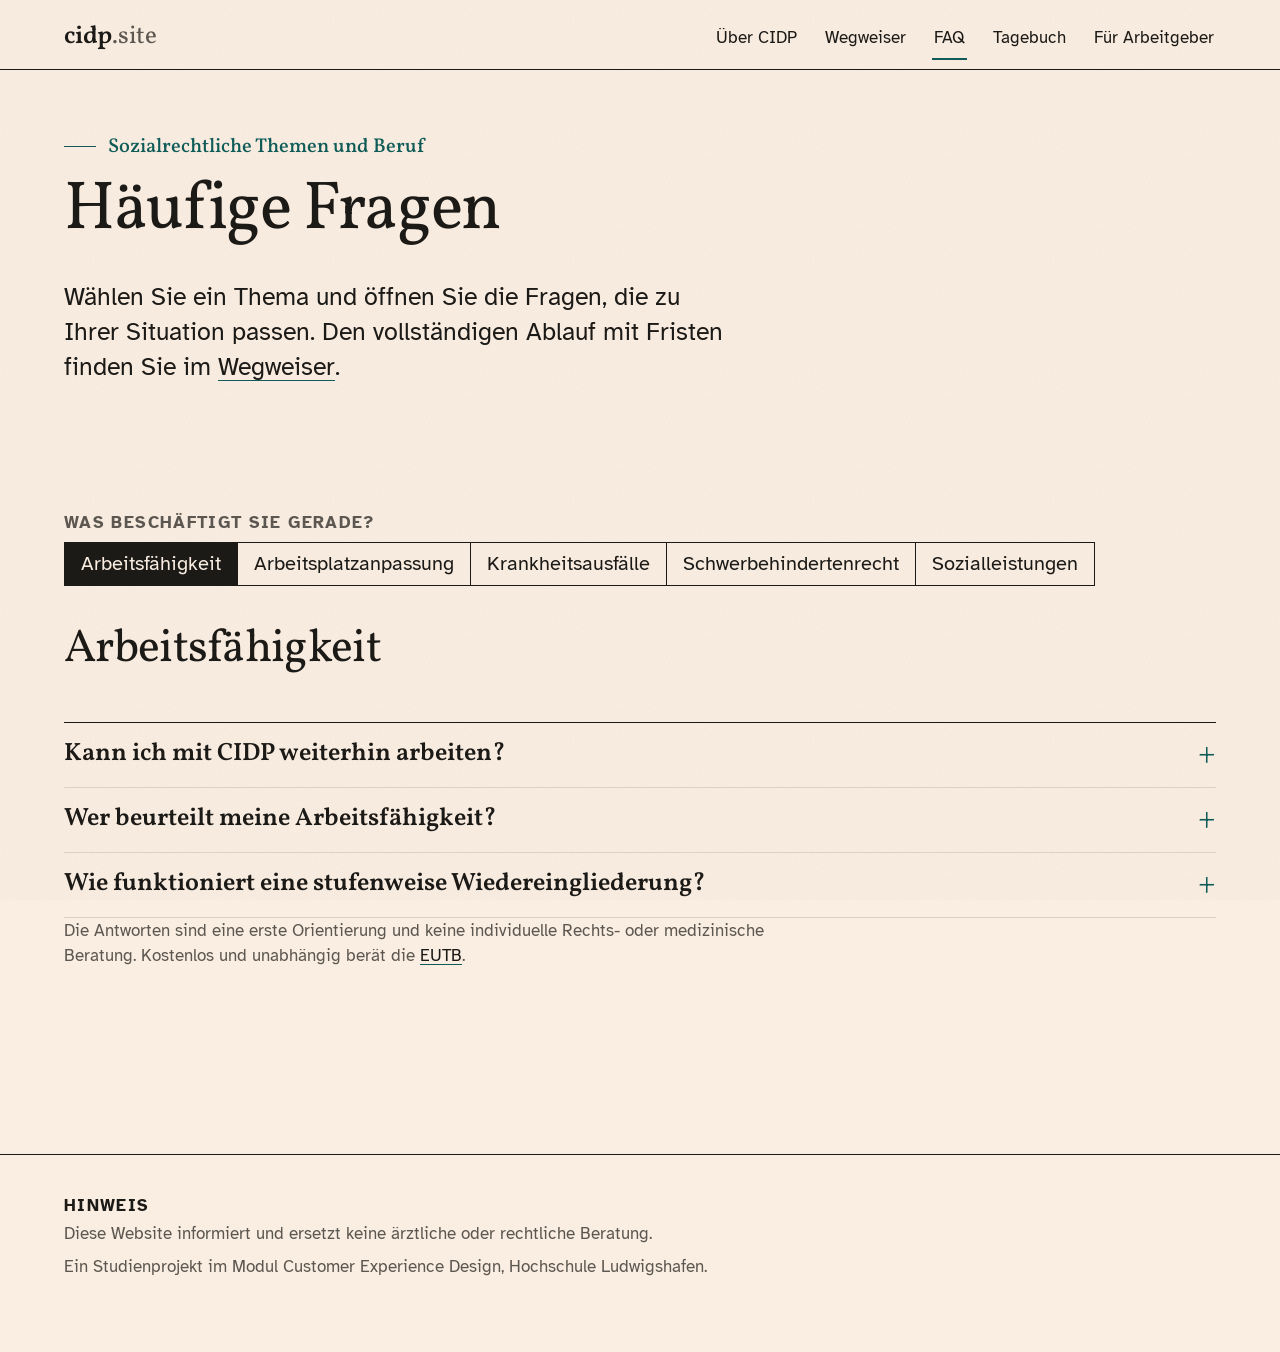
<file: faq.html>
<!doctype html>
<html lang="de">
<head>
  <meta charset="utf-8">
  <meta name="viewport" content="width=device-width, initial-scale=1">
  <title>FAQ: Arbeit und Sozialrecht – CIDP verstehen</title>
  <meta name="description" content="Kurze Antworten auf häufige Fragen zu Arbeitsfähigkeit, Arbeitsplatzanpassung, Krankheitsausfällen, Schwerbehindertenrecht und Sozialleistungen bei CIDP.">
  <link rel="preconnect" href="https://fonts.googleapis.com">
  <link rel="preconnect" href="https://fonts.gstatic.com" crossorigin>
  <link href="https://fonts.googleapis.com/css2?family=Vollkorn:wght@400..700&family=Atkinson+Hyperlegible:wght@400;700&display=swap" rel="stylesheet">
  <link rel="stylesheet" href="style.css?v=2">
</head>
<body>
  <a class="skip" href="#main">Zum Inhalt springen</a>
  <header class="nav">
    <div class="wrap">
      <a class="brand" href="index.html">cidp<span>.site</span></a>
      <nav aria-label="Hauptnavigation">
        <ul role="list">
          <li><a href="index.html">Über CIDP</a></li>
          <li><a href="wegweiser.html">Wegweiser</a></li>
          <li><a href="faq.html" aria-current="page">FAQ</a></li>
          <li><a href="tagebuch.html">Tagebuch</a></li>
          <li><a href="broschuere.html">Für Arbeitgeber</a></li>
        </ul>
      </nav>
    </div>
  </header>

  <main id="main">
    <section class="hero hero-compact" aria-labelledby="faq-heading">
      <div class="wrap">
        <div>
          <span class="eyebrow">Sozialrechtliche Themen und Beruf</span>
          <h1 id="faq-heading">Häufige Fragen</h1>
          <p class="lead">Wählen Sie ein Thema und öffnen Sie die Fragen, die zu Ihrer Situation passen. Den vollständigen Ablauf mit Fristen finden Sie im <a href="wegweiser.html">Wegweiser</a>.</p>
        </div>
      </div>
    </section>

    <section class="block" aria-labelledby="topic">
      <div class="wrap">
        <fieldset class="seg seg-wrap noprint" id="topics">
          <legend>Was beschäftigt Sie gerade?</legend>
        </fieldset>
        <h2 id="topic"></h2>
        <div class="faq" id="faqs"></div>
        <p class="hint">Die Antworten sind eine erste Orientierung und keine individuelle Rechts- oder medizinische Beratung. Kostenlos und unabhängig berät die <a href="https://www.teilhabeberatung.de">EUTB</a>.</p>
      </div>
    </section>
  </main>

  <footer>
    <div class="wrap">
      <p><strong>Hinweis</strong> Diese Website informiert und ersetzt keine ärztliche oder rechtliche Beratung.</p>
      <p>Ein Studienprojekt im Modul Customer Experience Design, Hochschule Ludwigshafen.</p>
    </div>
  </footer>

  <script>
    (function () {
      // Jede Antwort kann auf einen Schritt im Wegweiser zeigen.
      var data = {
        'Arbeitsfähigkeit': [
          ['Kann ich mit CIDP weiterhin arbeiten?', 'Das hängt von Ihren Beschwerden und den Anforderungen Ihres Arbeitsplatzes ab. Besprechen Sie konkrete Einschränkungen mit Ihrem Behandlungsteam. Nächster Schritt: Belastungen und mögliche Anpassungen notieren.', 'tagebuch.html', 'Zum Tagebuch'],
          ['Wer beurteilt meine Arbeitsfähigkeit?', 'Ärztliche Einschätzungen und gegebenenfalls arbeitsmedizinische oder sozialmedizinische Prüfungen können eine Rolle spielen. Nächster Schritt: Fragen für den Arzttermin sammeln.', 'wegweiser.html#h-tipps', 'Tipps für Arzt- und Gutachtertermine'],
          ['Wie funktioniert eine stufenweise Wiedereingliederung?', 'Nach längerer Arbeitsunfähigkeit kann ein schrittweiser Wiedereinstieg infrage kommen. Die Stunden steigen nach ärztlichem Plan, Sie gelten dabei weiter als arbeitsunfähig. Die konkrete Planung erfolgt mit den beteiligten Stellen.', 'wegweiser.html#schritt-5', 'Wegweiser, Schritt 5']
        ],
        'Arbeitsplatzanpassung': [
          ['Welche Anpassungen sind möglich?', 'Je nach Tätigkeit können zum Beispiel ergonomische Hilfsmittel, veränderte Aufgaben oder Arbeitszeiten sinnvoll sein. Nächster Schritt: Die drei größten Hürden im Arbeitsalltag notieren.', 'broschuere.html', 'Broschüre für Arbeitgeber'],
          ['Wer kann bei Arbeitsplatzanpassungen helfen?', 'Unter anderem betriebliche Ansprechpersonen, Rehabilitationsträger und gegebenenfalls das Integrationsamt beziehungsweise Inklusionsamt können relevant sein.', 'wegweiser.html#h-stellen', 'Wer ist wofür zuständig?'],
          ['Wie bereite ich ein Gespräch mit meinem Arbeitgeber vor?', 'Beschreiben Sie konkrete Schwierigkeiten und welche Lösungen helfen könnten. Medizinische Details müssen Sie dabei nicht automatisch offenlegen. Die Broschüre erklärt Ihrem Arbeitgeber die Erkrankung in wenigen Minuten.', 'broschuere.html', 'Broschüre für Arbeitgeber']
        ],
        'Krankheitsausfälle': [
          ['Muss ich meinem Arbeitgeber die Diagnose nennen?', 'In der Regel müssen Sie nicht die konkrete Diagnose mitteilen. Die Pflicht, Arbeitsunfähigkeit und deren voraussichtliche Dauer zu melden, bleibt davon unberührt.', 'wegweiser.html#schritt-2', 'Wegweiser, Schritt 2'],
          ['Was ist ein BEM?', 'Das betriebliche Eingliederungsmanagement soll nach längeren Fehlzeiten Möglichkeiten finden, die Beschäftigung zu erhalten. Der Arbeitgeber muss es anbieten, wenn Sie in einem Jahr länger als sechs Wochen ausgefallen sind. Die Teilnahme ist freiwillig.', 'wegweiser.html#schritt-5', 'Wegweiser, Schritt 5'],
          ['Wann kommt Krankengeld infrage?', 'Bei längerer Arbeitsunfähigkeit zahlt nach sechs Wochen Gehaltsfortzahlung die Krankenkasse Krankengeld. Voraussetzungen und Dauer sollten Sie bei Ihrer Krankenkasse prüfen lassen.', 'wegweiser.html#schritt-4', 'Wegweiser, Schritt 4']
        ],
        'Schwerbehindertenrecht': [
          ['Ist CIDP automatisch eine Schwerbehinderung?', 'Nein. Entscheidend sind die individuellen dauerhaften Auswirkungen auf die Teilhabe, nicht allein der Name der Diagnose.', '', ''],
          ['Wie beantrage ich einen Grad der Behinderung?', 'Der Antrag wird beim Versorgungsamt gestellt. Medizinische Unterlagen und Angaben zu den Einschränkungen sind hilfreich. Nächster Schritt: Befunde zusammentragen.', 'https://www.einfach-teilhaben.de', 'einfach-teilhaben.de'],
          ['Was bedeutet Gleichstellung?', 'Bei einem GdB von 30 oder 40 kann unter bestimmten Bedingungen eine Gleichstellung im Arbeitsleben beantragt werden. Zuständig ist die Agentur für Arbeit.', 'wegweiser.html#h-stellen', 'Wer ist wofür zuständig?'],
          ['Welche Nachteilsausgleiche gibt es?', 'Mögliche Ansprüche hängen unter anderem vom festgestellten GdB und von Merkzeichen ab. Eine individuelle Prüfung ist wichtig.', 'https://www.einfach-teilhaben.de', 'einfach-teilhaben.de']
        ],
        'Sozialleistungen': [
          ['Welche finanziellen Hilfen kommen infrage?', 'Je nach Situation können zum Beispiel Krankengeld, Rehabilitationsleistungen oder Leistungen zur Teilhabe am Arbeitsleben relevant sein.', 'wegweiser.html#schritt-4', 'Wegweiser, Schritt 4'],
          ['Wer hilft beim Ausfüllen von Anträgen?', 'Beratungsstellen wie die Ergänzende unabhängige Teilhabeberatung (EUTB) bieten kostenlos eine erste Orientierung.', 'https://www.teilhabeberatung.de', 'teilhabeberatung.de'],
          ['Was mache ich bei einer Ablehnung?', 'Prüfen Sie den Bescheid und die Rechtsbehelfsbelehrung. Bei einem Widerspruch gelten Fristen, holen Sie bei Bedarf Beratung ein.', '', ''],
          ['Wo finde ich offizielle Informationen?', 'Startpunkte sind die Deutsche Rentenversicherung, die Bundesagentur für Arbeit und die zuständige Landesbehörde.', 'wegweiser.html#h-quellen', 'Quellen im Wegweiser']
        ]
      };
      var topics = Object.keys(data);
      var current = topics[0];
      var esc = function (s) { return String(s).replace(/[&<>"]/g, function (c) { return { '&': '&amp;', '<': '&lt;', '>': '&gt;', '"': '&quot;' }[c]; }); };
      var seg = document.getElementById('topics');

      seg.insertAdjacentHTML('beforeend', topics.map(function (t, i) {
        return '<input type="radio" name="topic" id="t' + i + '" value="' + esc(t) + '"' + (i === 0 ? ' checked' : '') + '><label for="t' + i + '">' + esc(t) + '</label>';
      }).join(''));
      seg.addEventListener('change', function (ev) { current = ev.target.value; render(); });

      function render() {
        document.getElementById('topic').textContent = current;
        document.getElementById('faqs').innerHTML = data[current].map(function (row) {
          var link = row[2] ? '<p class="faq-link"><a href="' + esc(row[2]) + '">' + esc(row[3]) + '</a></p>' : '';
          return '<details><summary>' + esc(row[0]) + '</summary><p>' + esc(row[1]) + '</p>' + link + '</details>';
        }).join('');
      }
      render();
    })();
  </script>
</body>
</html>
</file>
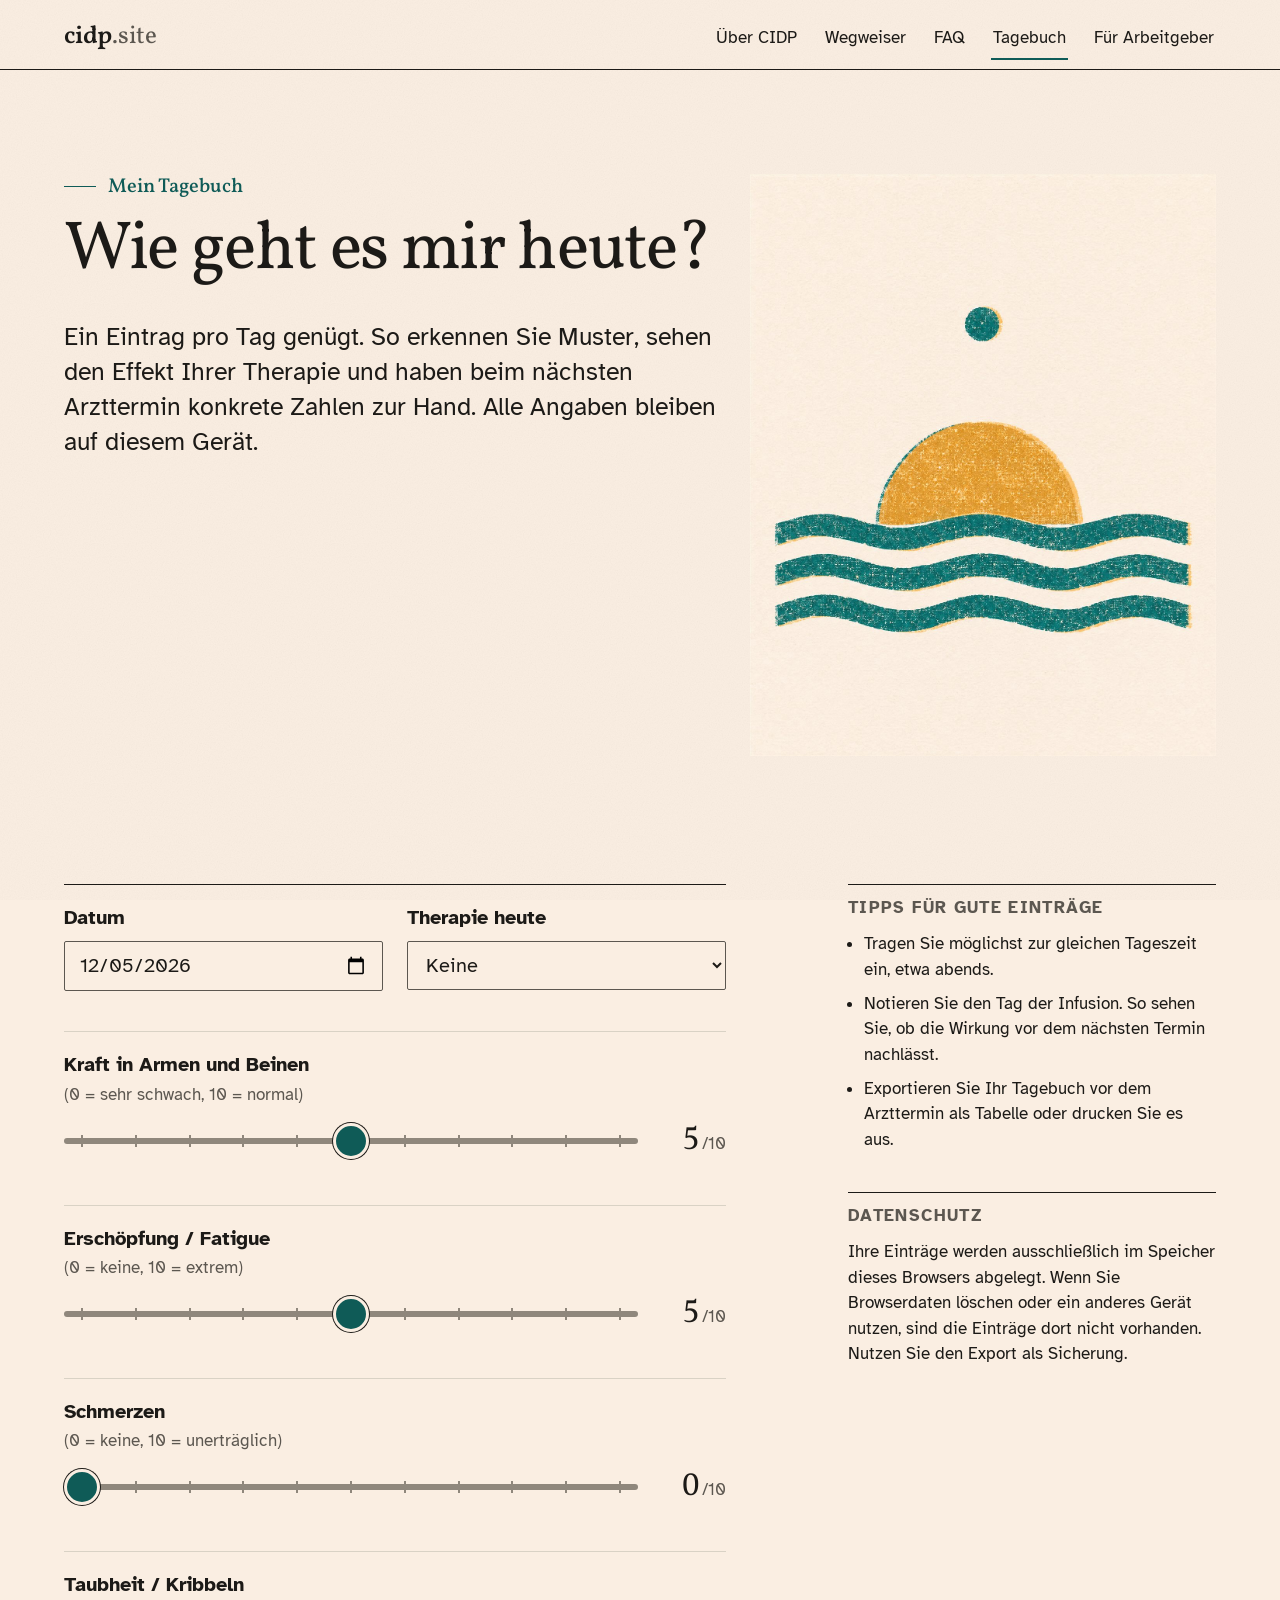
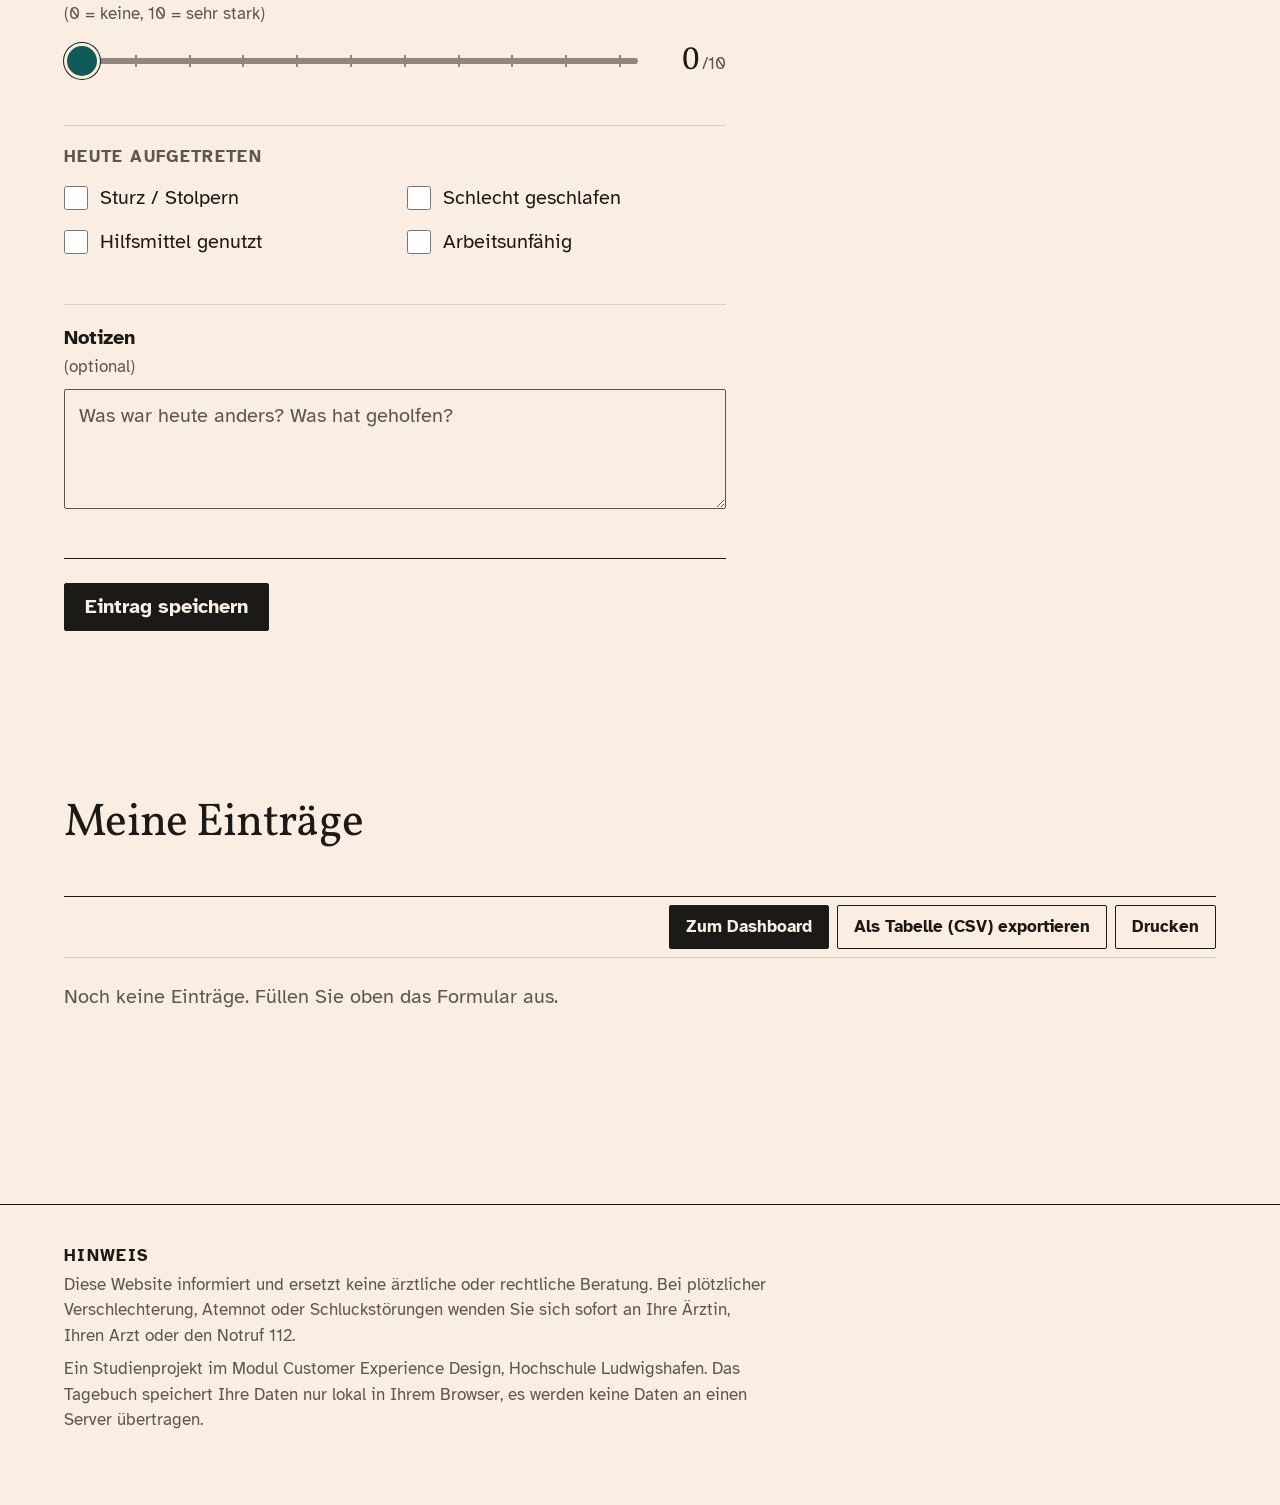
<file: tagebuch.html>
<!doctype html>
<html lang="de">
<head>
  <meta charset="utf-8">
  <meta name="viewport" content="width=device-width, initial-scale=1">
  <title>Symptomtagebuch – CIDP verstehen</title>
  <meta name="description" content="Tägliches Symptomtagebuch für Menschen mit CIDP. Daten bleiben lokal im Browser.">
  <link rel="preconnect" href="https://fonts.googleapis.com">
  <link rel="preconnect" href="https://fonts.gstatic.com" crossorigin>
  <link href="https://fonts.googleapis.com/css2?family=Vollkorn:wght@400..700&family=Atkinson+Hyperlegible:wght@400;700&display=swap" rel="stylesheet">
  <link rel="stylesheet" href="style.css?v=2">
</head>
<body>
  <a class="skip" href="#main">Zum Inhalt springen</a>
  <header class="nav">
    <div class="wrap">
      <a class="brand" href="index.html">cidp<span>.site</span></a>
      <nav aria-label="Hauptnavigation">
        <ul role="list">
          <li><a href="index.html">Über CIDP</a></li>
          <li><a href="wegweiser.html">Wegweiser</a></li>
          <li><a href="faq.html">FAQ</a></li>
          <li><a href="tagebuch.html" aria-current="page">Tagebuch</a></li>
          <li><a href="broschuere.html">Für Arbeitgeber</a></li>
        </ul>
      </nav>
    </div>
  </header>

  <main id="main">
    <section class="hero" aria-labelledby="tb-heading">
      <div class="wrap">
        <div>
          <span class="eyebrow">Mein Tagebuch</span>
          <h1 id="tb-heading">Wie geht es mir heute?</h1>
          <p class="lead noprint">Ein Eintrag pro Tag genügt. So erkennen Sie Muster, sehen den Effekt Ihrer Therapie und haben beim nächsten Arzttermin konkrete Zahlen zur Hand. Alle Angaben bleiben auf diesem Gerät.</p>
        </div>
        <figure class="hero-art"><img src="img/morgen.jpg" alt="Illustration: Sonnenaufgang hinter ruhigen Wellen, Risografie in Petrol und Ocker" width="1200" height="1500" fetchpriority="high"></figure>
      </div>
    </section>

    <section class="block noprint">
      <div class="wrap two-col">
        <form class="journal" id="journal-form" novalidate>
          <div class="form-row">
            <div>
              <label for="date">Datum</label>
              <input type="date" id="date" name="date" required>
            </div>
            <div>
              <label for="infusion">Therapie heute</label>
              <select id="infusion" name="therapy">
                <option value="">Keine</option>
                <option>Immunglobulin-Infusion (IVIG)</option>
                <option>Immunglobulin subkutan (SCIG)</option>
                <option>Kortison</option>
                <option>Plasmapherese</option>
                <option>Physiotherapie</option>
                <option>Sonstiges</option>
              </select>
            </div>
          </div>

          <div>
            <label for="strength">Kraft in Armen und Beinen <span class="hint">(0 = sehr schwach, 10 = normal)</span></label>
            <div class="range">
              <input type="range" id="strength" name="strength" min="0" max="10" value="5" oninput="this.nextElementSibling.value = this.value">
              <output for="strength">5</output>
            </div>
          </div>

          <div>
            <label for="fatigue">Erschöpfung / Fatigue <span class="hint">(0 = keine, 10 = extrem)</span></label>
            <div class="range">
              <input type="range" id="fatigue" name="fatigue" min="0" max="10" value="5" oninput="this.nextElementSibling.value = this.value">
              <output for="fatigue">5</output>
            </div>
          </div>

          <div>
            <label for="pain">Schmerzen <span class="hint">(0 = keine, 10 = unerträglich)</span></label>
            <div class="range">
              <input type="range" id="pain" name="pain" min="0" max="10" value="0" oninput="this.nextElementSibling.value = this.value">
              <output for="pain">0</output>
            </div>
          </div>

          <div>
            <label for="numbness">Taubheit / Kribbeln <span class="hint">(0 = keine, 10 = sehr stark)</span></label>
            <div class="range">
              <input type="range" id="numbness" name="numbness" min="0" max="10" value="0" oninput="this.nextElementSibling.value = this.value">
              <output for="numbness">0</output>
            </div>
          </div>

          <fieldset>
            <legend>Heute aufgetreten</legend>
            <div class="checks">
              <label><input type="checkbox" name="events" value="Sturz / Stolpern"> Sturz / Stolpern</label>
              <label><input type="checkbox" name="events" value="Schlecht geschlafen"> Schlecht geschlafen</label>
              <label><input type="checkbox" name="events" value="Hilfsmittel genutzt"> Hilfsmittel genutzt</label>
              <label><input type="checkbox" name="events" value="Arbeitsunfähig"> Arbeitsunfähig</label>
            </div>
          </fieldset>

          <div>
            <label for="notes">Notizen <span class="hint">(optional)</span></label>
            <textarea id="notes" name="notes" placeholder="Was war heute anders? Was hat geholfen?"></textarea>
          </div>

          <div class="actions">
            <button class="btn" type="submit">Eintrag speichern</button>
            <p id="form-msg" role="status" aria-live="polite"></p>
          </div>
        </form>

        <aside>
          <div class="card">
            <h2>Tipps für gute Einträge</h2>
            <ul>
              <li>Tragen Sie möglichst zur gleichen Tageszeit ein, etwa abends.</li>
              <li>Notieren Sie den Tag der Infusion. So sehen Sie, ob die Wirkung vor dem nächsten Termin nachlässt.</li>
              <li>Exportieren Sie Ihr Tagebuch vor dem Arzttermin als Tabelle oder drucken Sie es aus.</li>
            </ul>
          </div>
          <div class="card">
            <h2>Datenschutz</h2>
            <p>Ihre Einträge werden ausschließlich im Speicher dieses Browsers abgelegt. Wenn Sie Browserdaten löschen oder ein anderes Gerät nutzen, sind die Einträge dort nicht vorhanden. Nutzen Sie den Export als Sicherung.</p>
          </div>
        </aside>
      </div>
    </section>

    <section class="block">
      <div class="wrap">
        <h2>Meine Einträge</h2>
        <div class="toolbar">
          <p class="hint" id="count"></p>
          <div class="actions">
            <a class="btn small" href="dashboard.html">Zum Dashboard</a>
            <button class="btn ghost small" type="button" id="export-csv">Als Tabelle (CSV) exportieren</button>
            <button class="btn ghost small" type="button" onclick="window.print()">Drucken</button>
          </div>
        </div>
        <div class="entries" id="entries"></div>
      </div>
    </section>
  </main>

  <footer>
    <div class="wrap">
      <p><strong>Hinweis</strong> Diese Website informiert und ersetzt keine ärztliche oder rechtliche Beratung. Bei plötzlicher Verschlechterung, Atemnot oder Schluckstörungen wenden Sie sich sofort an Ihre Ärztin, Ihren Arzt oder den Notruf 112.</p>
      <p>Ein Studienprojekt im Modul Customer Experience Design, Hochschule Ludwigshafen. Das Tagebuch speichert Ihre Daten nur lokal in Ihrem Browser, es werden keine Daten an einen Server übertragen.</p>
    </div>
  </footer>

  <script src="journal.js"></script>
</body>
</html>
</file>
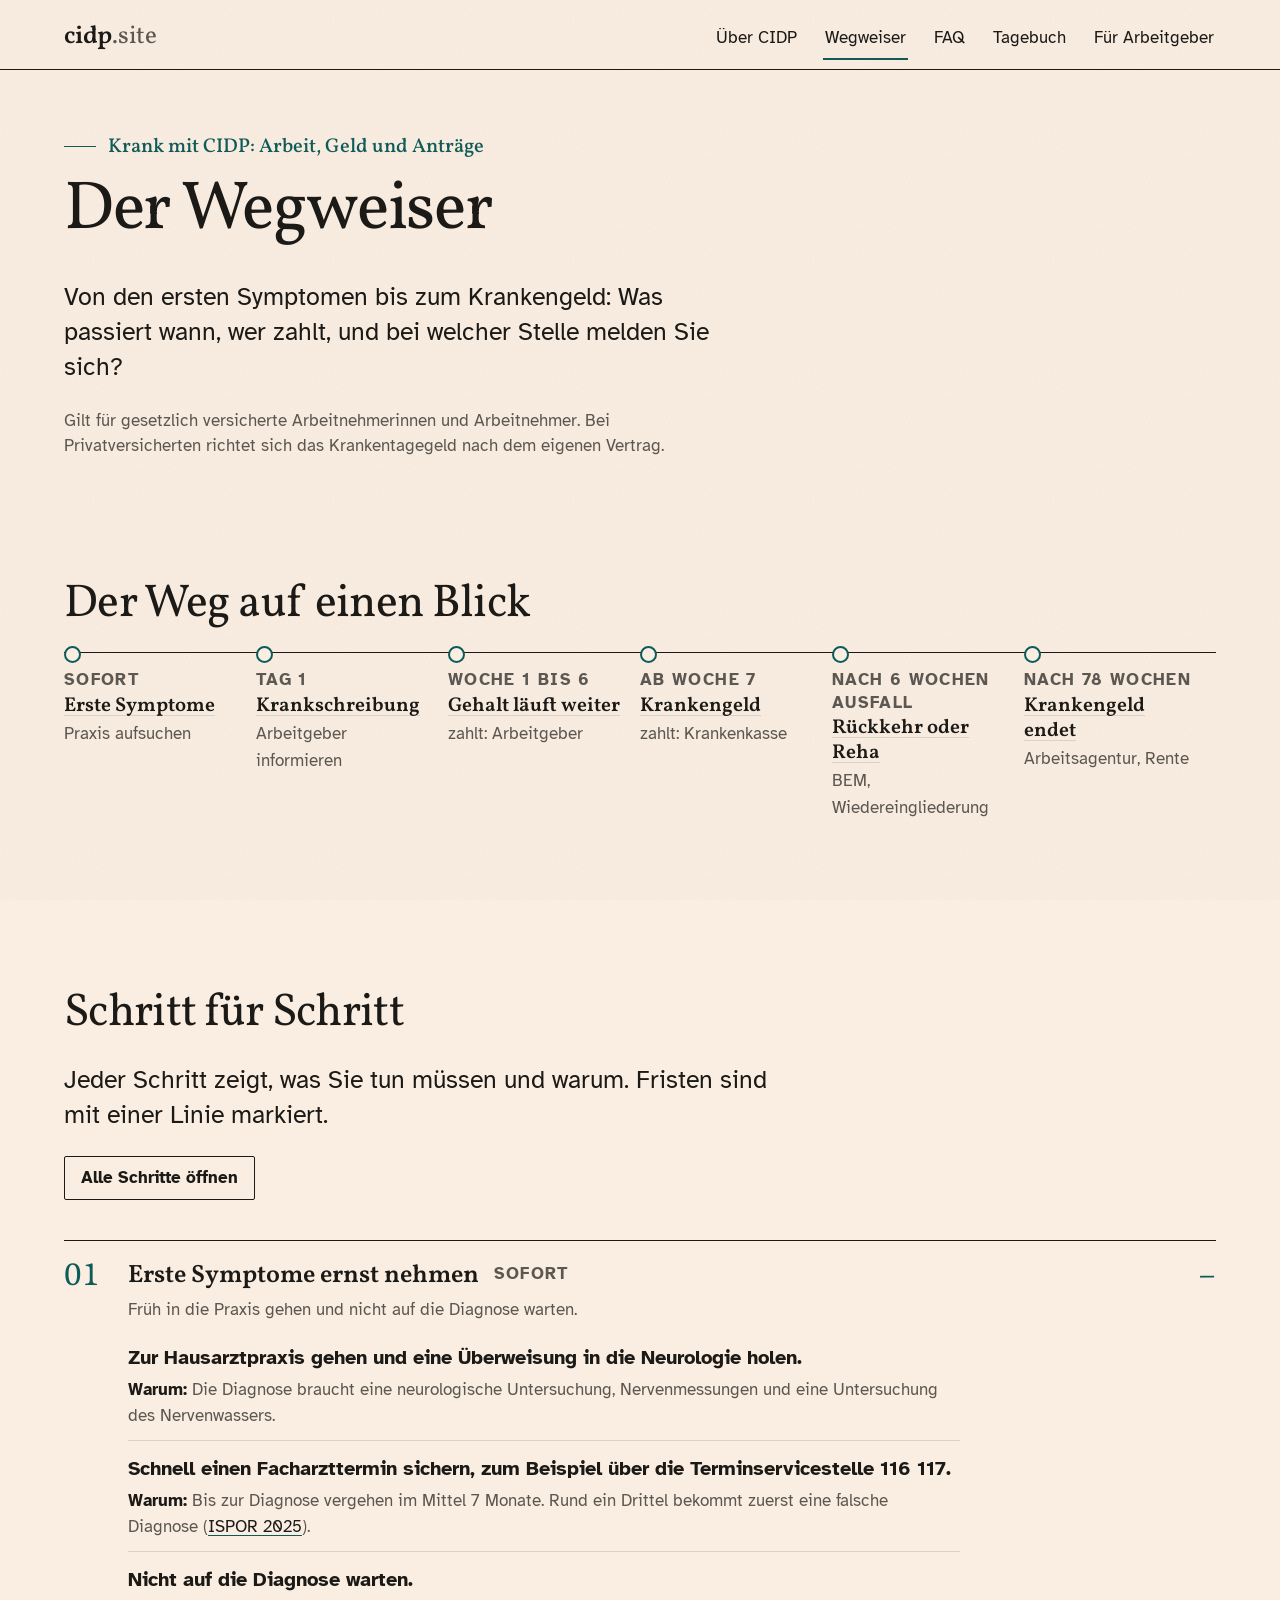
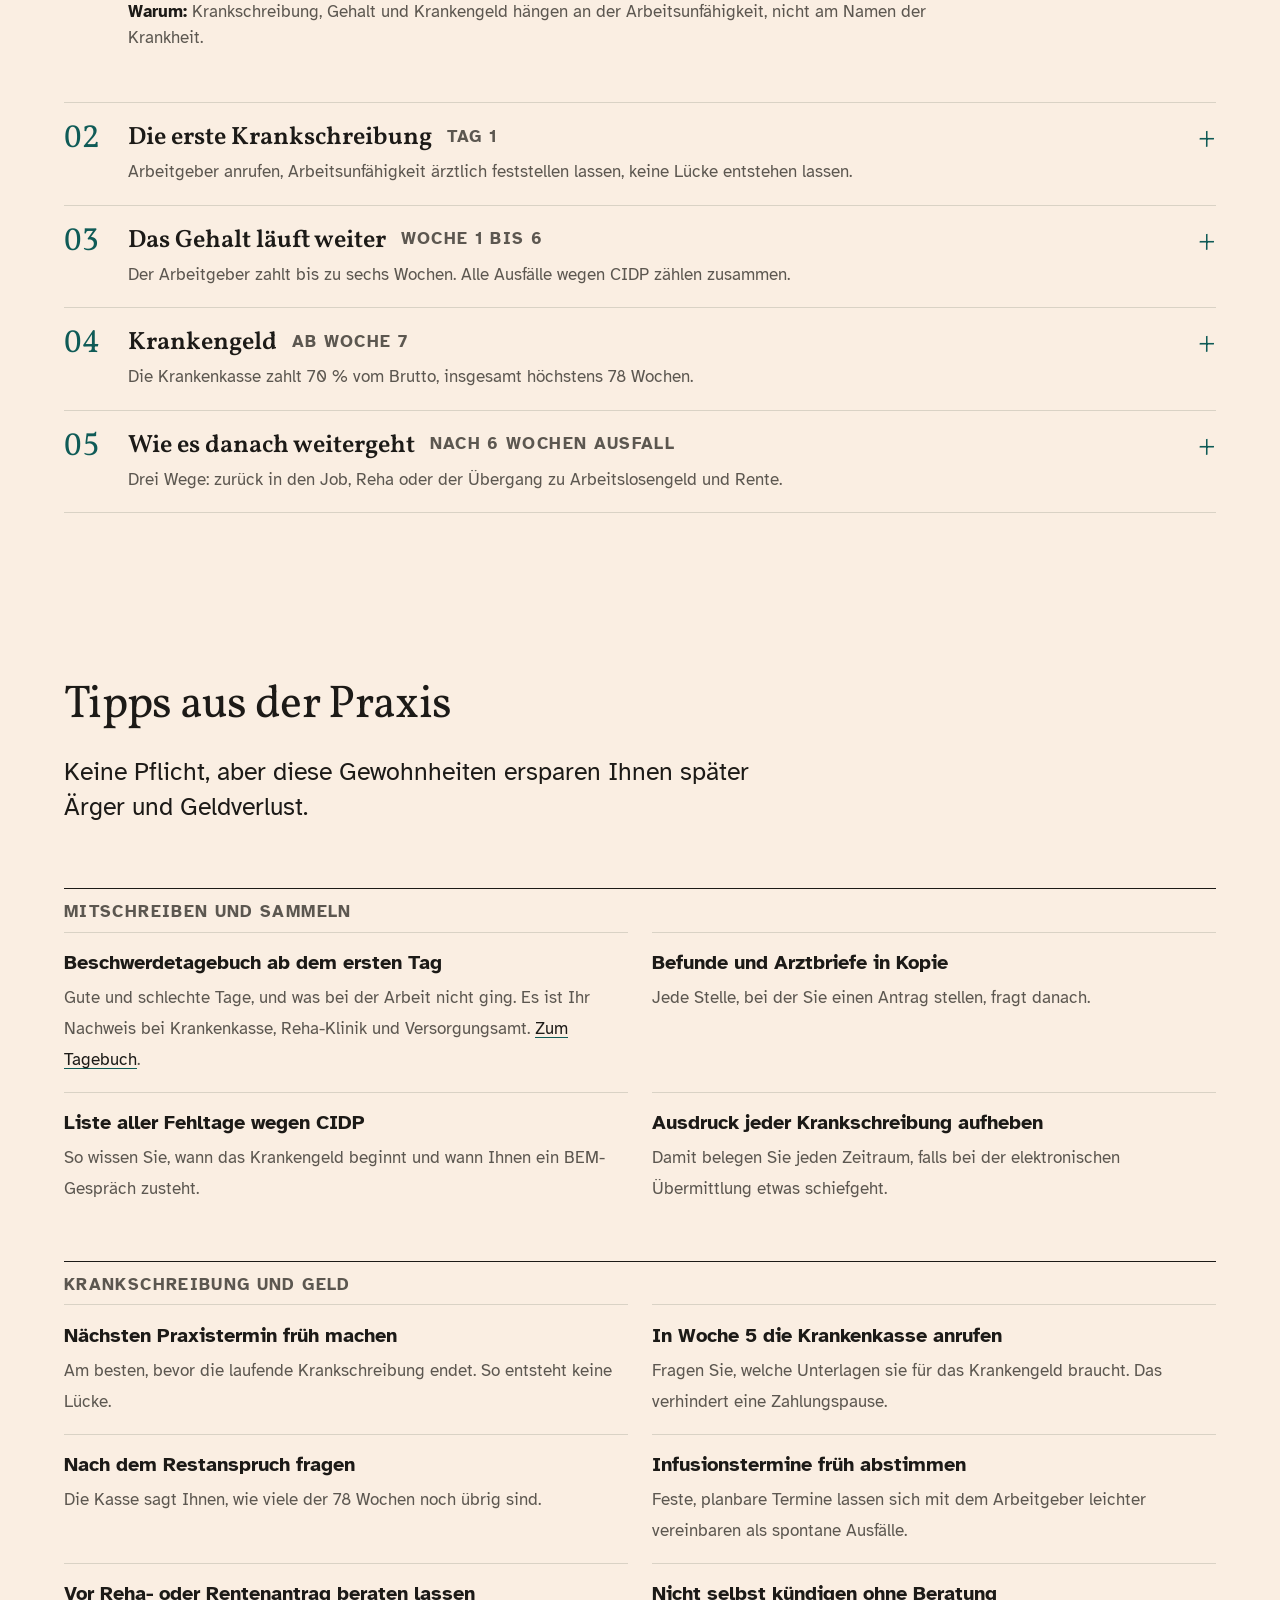
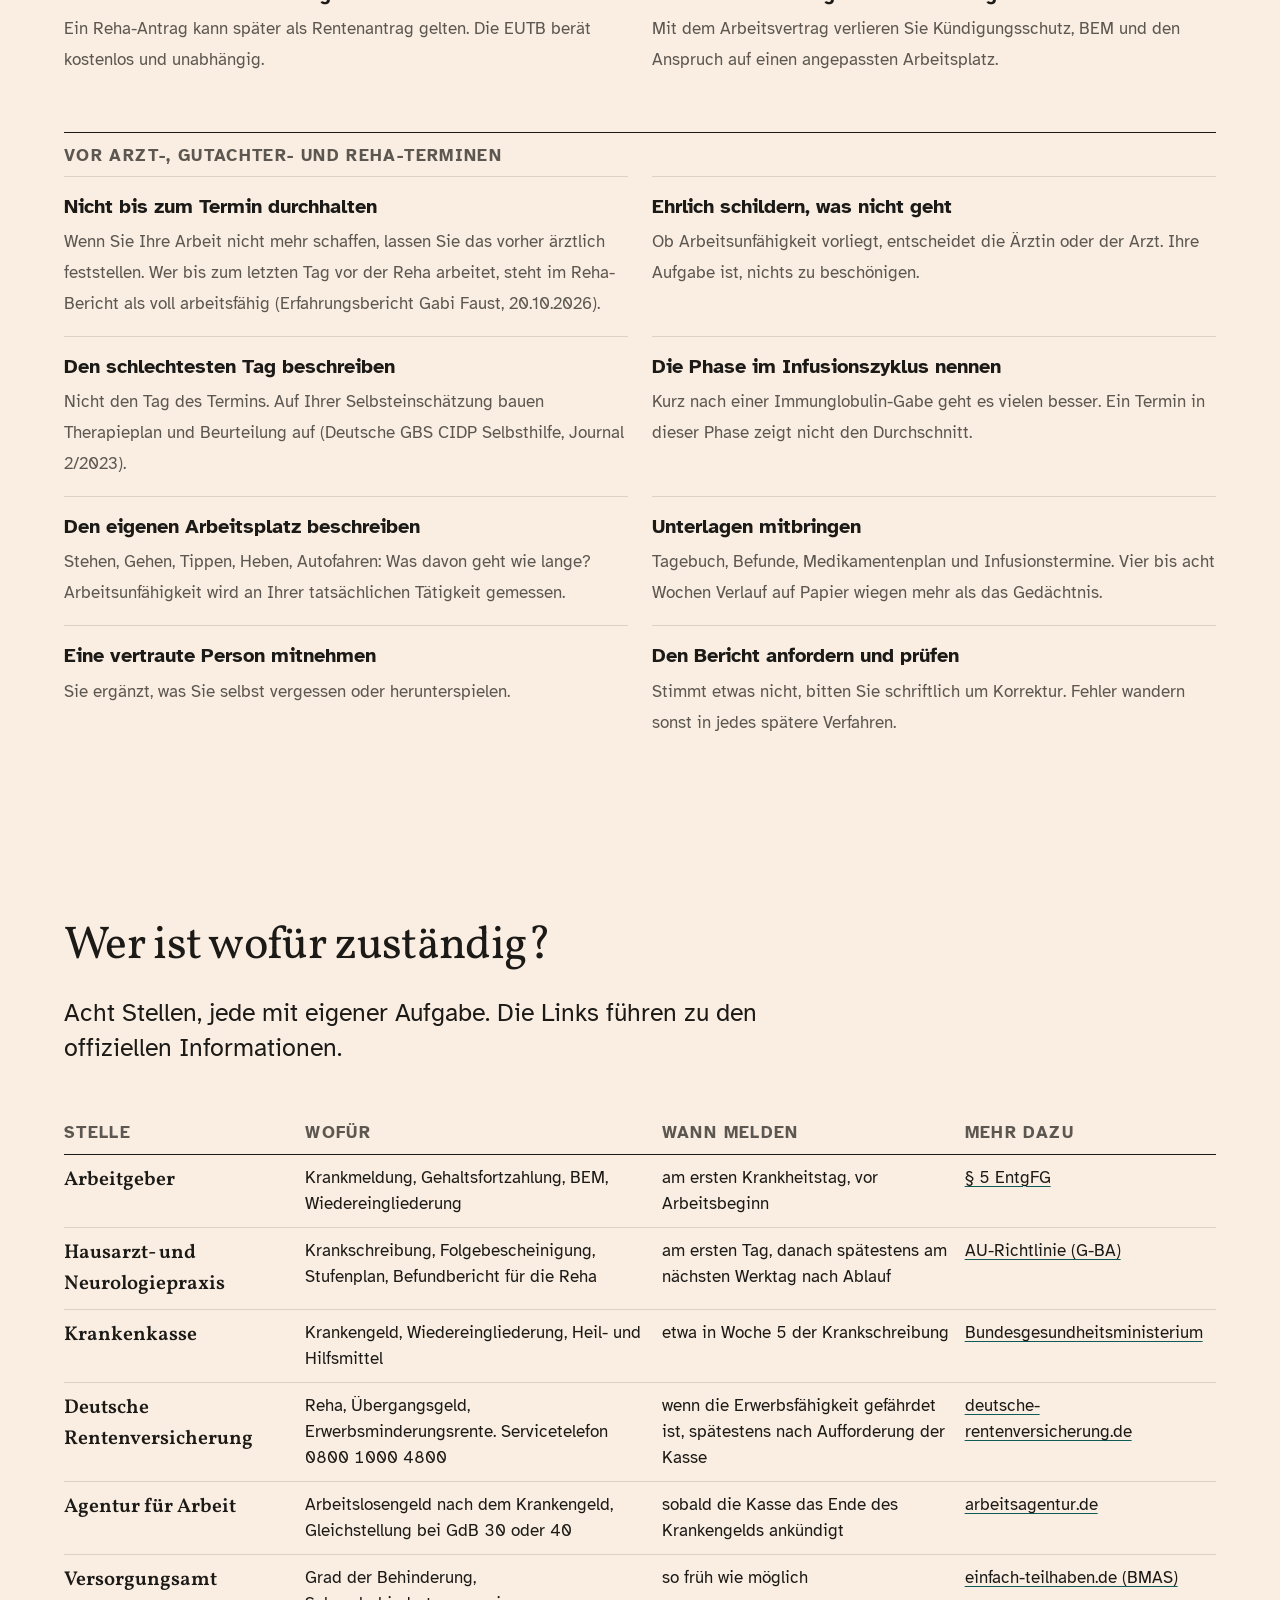
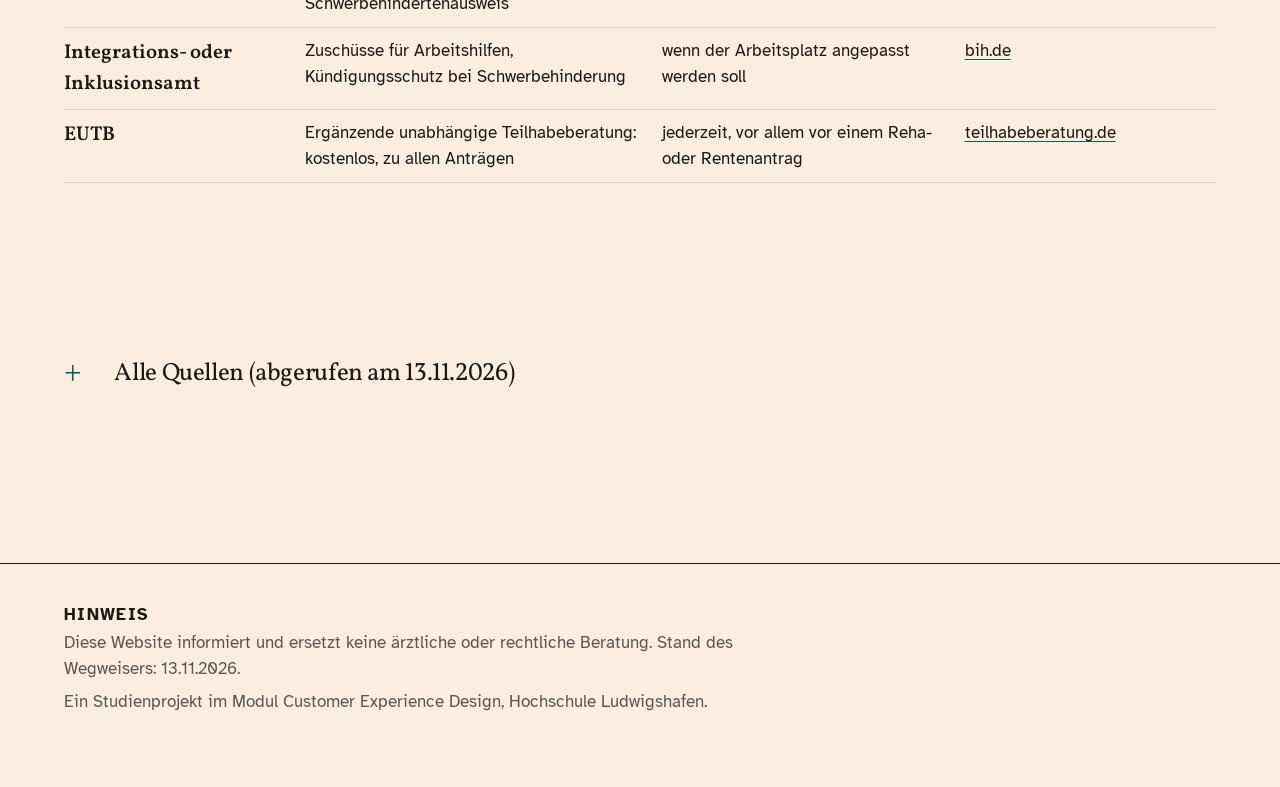
<file: wegweiser.html>
<!doctype html>
<html lang="de">
<head>
  <meta charset="utf-8">
  <meta name="viewport" content="width=device-width, initial-scale=1">
  <title>Wegweiser: Arbeit, Geld und Anträge – CIDP verstehen</title>
  <meta name="description" content="Von den ersten Symptomen bis zum Krankengeld: Was passiert wann, wer zahlt, und bei welcher Stelle melden Sie sich? Mit Fristen, Tipps und Zuständigkeiten.">
  <link rel="preconnect" href="https://fonts.googleapis.com">
  <link rel="preconnect" href="https://fonts.gstatic.com" crossorigin>
  <link href="https://fonts.googleapis.com/css2?family=Vollkorn:wght@400..700&family=Atkinson+Hyperlegible:wght@400;700&display=swap" rel="stylesheet">
  <link rel="stylesheet" href="style.css?v=2">
</head>
<body>
  <a class="skip" href="#main">Zum Inhalt springen</a>
  <header class="nav">
    <div class="wrap">
      <a class="brand" href="index.html">cidp<span>.site</span></a>
      <nav aria-label="Hauptnavigation">
        <ul role="list">
          <li><a href="index.html">Über CIDP</a></li>
          <li><a href="wegweiser.html" aria-current="page">Wegweiser</a></li>
          <li><a href="faq.html">FAQ</a></li>
          <li><a href="tagebuch.html">Tagebuch</a></li>
          <li><a href="broschuere.html">Für Arbeitgeber</a></li>
        </ul>
      </nav>
    </div>
  </header>

  <main id="main">
    <section class="hero hero-compact" aria-labelledby="ww-heading">
      <div class="wrap">
        <div>
          <span class="eyebrow">Krank mit CIDP: Arbeit, Geld und Anträge</span>
          <h1 id="ww-heading">Der Wegweiser</h1>
          <p class="lead">Von den ersten Symptomen bis zum Krankengeld: Was passiert wann, wer zahlt, und bei welcher Stelle melden Sie sich?</p>
          <p class="hint">Gilt für gesetzlich versicherte Arbeitnehmerinnen und Arbeitnehmer. Bei Privatversicherten richtet sich das Krankentagegeld nach dem eigenen Vertrag.</p>
        </div>
      </div>
    </section>

    <section class="block" aria-labelledby="weg-heading">
      <div class="wrap">
        <h2 id="weg-heading" class="visually-hidden">Der Weg auf einen Blick</h2>
        <ol class="timeline" role="list" aria-label="Der Weg auf einen Blick">
          <li><button type="button" data-ziel="schritt-1"><span class="tl-when">sofort</span><span class="tl-name">Erste Symptome</span><span class="tl-who">Praxis aufsuchen</span></button></li>
          <li><button type="button" data-ziel="schritt-2"><span class="tl-when">Tag 1</span><span class="tl-name">Krankschreibung</span><span class="tl-who">Arbeitgeber informieren</span></button></li>
          <li><button type="button" data-ziel="schritt-3"><span class="tl-when">Woche 1 bis 6</span><span class="tl-name">Gehalt läuft weiter</span><span class="tl-who">zahlt: Arbeitgeber</span></button></li>
          <li><button type="button" data-ziel="schritt-4"><span class="tl-when">ab Woche 7</span><span class="tl-name">Krankengeld</span><span class="tl-who">zahlt: Krankenkasse</span></button></li>
          <li><button type="button" data-ziel="schritt-5"><span class="tl-when">nach 6 Wochen Ausfall</span><span class="tl-name">Rückkehr oder Reha</span><span class="tl-who">BEM, Wiedereingliederung</span></button></li>
          <li><button type="button" data-ziel="schritt-5"><span class="tl-when">nach 78 Wochen</span><span class="tl-name">Krankengeld endet</span><span class="tl-who">Arbeitsagentur, Rente</span></button></li>
        </ol>
      </div>
    </section>

    <section class="block" aria-labelledby="h-schritte">
      <div class="wrap">
        <h2 id="h-schritte">Schritt für Schritt</h2>
        <p class="lead">Jeder Schritt zeigt, was Sie tun müssen und warum. Fristen sind mit einer Linie markiert.</p>
        <div class="actions noprint" style="margin-top:0">
          <button type="button" class="btn ghost small" id="alle" aria-expanded="false">Alle Schritte öffnen</button>
        </div>

        <div class="steps">

          <details class="step" id="schritt-1" open>
            <summary>
              <span class="step-nr">01</span>
              <span class="step-title">Erste Symptome ernst nehmen <span class="step-when">sofort</span></span>
              <span class="step-kern">Früh in die Praxis gehen und nicht auf die Diagnose warten.</span>
            </summary>
            <div class="step-body">
              <ul class="tun" role="list">
                <li><strong>Zur Hausarztpraxis gehen und eine Überweisung in die Neurologie holen.</strong>
                  <span class="warum"><b>Warum:</b> Die Diagnose braucht eine neurologische Untersuchung, Nervenmessungen und eine Untersuchung des Nervenwassers.</span></li>
                <li><strong>Schnell einen Facharzttermin sichern, zum Beispiel über die Terminservicestelle 116 117.</strong>
                  <span class="warum"><b>Warum:</b> Bis zur Diagnose vergehen im Mittel 7 Monate. Rund ein Drittel bekommt zuerst eine falsche Diagnose (<a href="https://www.ispor.org/heor-resources/presentations-database/presentation-cti/ispor-europe-2025/poster-session-5-2/the-journey-to-diagnosis-for-patients-with-cidp-results-from-a-real-world-international-survey">ISPOR 2025</a>).</span></li>
                <li><strong>Nicht auf die Diagnose warten.</strong>
                  <span class="warum"><b>Warum:</b> Krankschreibung, Gehalt und Krankengeld hängen an der Arbeitsunfähigkeit, nicht am Namen der Krankheit.</span></li>
              </ul>
            </div>
          </details>

          <details class="step" id="schritt-2">
            <summary>
              <span class="step-nr">02</span>
              <span class="step-title">Die erste Krankschreibung <span class="step-when">Tag 1</span></span>
              <span class="step-kern">Arbeitgeber anrufen, Arbeitsunfähigkeit ärztlich feststellen lassen, keine Lücke entstehen lassen.</span>
            </summary>
            <div class="step-body">
              <ul class="tun" role="list">
                <li><strong>Arbeitgeber sofort informieren, möglichst vor Arbeitsbeginn.</strong>
                  Sagen Sie, dass Sie ausfallen und wie lange voraussichtlich. Die Diagnose müssen Sie nicht nennen.
                  <span class="warum"><b>Warum:</b> Das Gesetz verlangt die Mitteilung „unverzüglich“ (<a href="https://www.gesetze-im-internet.de/entgfg/__5.html">§ 5 EntgFG</a>). Die elektronische Krankschreibung ersetzt den Anruf nicht.</span></li>
                <li><strong>Arbeitsunfähigkeit am besten am ersten Tag ärztlich feststellen lassen.</strong>
                  Pflicht ist die Bescheinigung bei mehr als drei Kalendertagen. Der Arbeitgeber darf sie früher verlangen.
                  <span class="warum"><b>Warum:</b> Der Anspruch auf Krankengeld entsteht am Tag der ärztlichen Feststellung (<a href="https://www.gesetze-im-internet.de/sgb_5/__46.html">§ 46 SGB V</a>). Rückwirkend geht das nur ausnahmsweise und in der Regel höchstens drei Tage (<a href="https://www.g-ba.de/richtlinien/2/">AU-Richtlinie</a>).</span></li>
                <li><strong>Die Praxis schickt die Krankschreibung elektronisch an die Krankenkasse.</strong>
                  Der Arbeitgeber ruft sie dort ab (<a href="https://gesund.bund.de/die-elektronische-arbeitsunfaehigkeitsbescheinigung-eau">gesund.bund.de</a>). Privat versichert oder Privatpraxis: Sie reichen die Bescheinigung selbst ein.</li>
              </ul>
              <div class="frist">
                <span class="frist-label">Frist: nächster Werktag</span>
                <p><strong>Die Folgebescheinigung muss spätestens am nächsten Werktag nach dem letzten bescheinigten Tag festgestellt sein.</strong> Samstage zählen nicht. Krankgeschrieben bis Freitag heißt: spätestens am Montag in der Praxis sein.</p>
                <p class="hint">Nur bei lückenloser Feststellung bleibt der Anspruch auf Krankengeld bestehen (<a href="https://www.gesetze-im-internet.de/sgb_5/__46.html">§ 46 SGB V</a>).</p>
              </div>
            </div>
          </details>

          <details class="step" id="schritt-3">
            <summary>
              <span class="step-nr">03</span>
              <span class="step-title">Das Gehalt läuft weiter <span class="step-when">Woche 1 bis 6</span></span>
              <span class="step-kern">Der Arbeitgeber zahlt bis zu sechs Wochen. Alle Ausfälle wegen CIDP zählen zusammen.</span>
            </summary>
            <div class="step-body">
              <ul class="tun" role="list">
                <li><strong>Sechs Wochen gelten pro Krankheit, nicht pro Krankschreibung.</strong>
                  Beispiel: drei Wochen Ausfall im März, vier Wochen im Juni. Im Juni zahlt der Arbeitgeber nur noch drei Wochen, danach beginnt das Krankengeld (<a href="https://www.gesetze-im-internet.de/entgfg/__3.html">§ 3 EntgFG</a>).
                  <span class="warum"><b>Warum wichtig:</b> Bei einem Verlauf in Schüben sind die sechs Wochen schneller verbraucht, als viele erwarten.</span></li>
                <li><strong>Neue sechs Wochen gibt es in zwei Fällen.</strong>
                  Sie waren mindestens sechs Monate nicht wegen CIDP arbeitsunfähig, oder seit Beginn der ersten Krankschreibung wegen CIDP sind zwölf Monate vergangen.</li>
                <li><strong>Eine andere Krankheit zählt in der Regel getrennt.</strong>
                  Für eine Grippe beginnen eigene sechs Wochen.</li>
                <li><strong>Voraussetzung: Das Arbeitsverhältnis besteht seit mindestens vier Wochen.</strong></li>
                <li><strong>Auch eine bewilligte Reha fällt unter die Gehaltsfortzahlung.</strong>
                  Teilen Sie dem Arbeitgeber Beginn und Dauer sofort mit und legen Sie den Bewilligungsbescheid vor (<a href="https://www.gesetze-im-internet.de/entgfg/__9.html">§ 9 EntgFG</a>).</li>
                <li><strong>Infusionstage vorab klären.</strong>
                  Ob ein Infusionstag als Arbeitsunfähigkeit bescheinigt wird, entscheidet die behandelnde Praxis.</li>
              </ul>
            </div>
          </details>

          <details class="step" id="schritt-4">
            <summary>
              <span class="step-nr">04</span>
              <span class="step-title">Krankengeld <span class="step-when">ab Woche 7</span></span>
              <span class="step-kern">Die Krankenkasse zahlt 70 % vom Brutto, insgesamt höchstens 78 Wochen.</span>
            </summary>
            <div class="step-body">
              <div class="figures">
                <div class="figure"><b>70 %</b><span>des regelmäßigen Bruttogehalts</span></div>
                <div class="figure"><b>max. 90 %</b><span>des letzten Nettogehalts</span></div>
                <div class="figure"><b>78 Wochen</b><span>Höchstdauer in drei Jahren, die sechs Wochen Gehalt zählen mit</span></div>
                <div class="figure"><b>5.812,50 €</b><span>Monatsgehalt, bis zu dem gerechnet wird (2026)</span></div>
              </div>
              <p class="hint">Quellen: <a href="https://www.bundesgesundheitsministerium.de/themen/krankenversicherung/leistungen/krankengeld">Bundesgesundheitsministerium</a> (Stand 3.9.2026), <a href="https://www.gesetze-im-internet.de/sgb_5/__48.html">§ 48 SGB V</a></p>
              <ul class="tun" role="list">
                <li><strong>Alle Ausfälle wegen CIDP zählen zusammen auf die 78 Wochen.</strong>
                  <span class="warum"><b>Warum wichtig:</b> Wer in Schüben ausfällt, verliert leicht den Überblick, wie viel Anspruch noch übrig ist.</span></li>
                <li><strong>Solange noch Gehalt fließt, ruht das Krankengeld</strong> (<a href="https://www.gesetze-im-internet.de/sgb_5/__49.html">§ 49 SGB V</a>).</li>
              </ul>
              <div class="frist">
                <span class="frist-label">Frist: 1 Woche</span>
                <p><strong>Papierbescheinigungen müssen innerhalb einer Woche bei der Krankenkasse sein.</strong> Das betrifft Krankschreibungen aus Privatpraxen.</p>
                <p class="hint">Sonst ruht das Krankengeld, bis die Meldung eingeht (<a href="https://www.gesetze-im-internet.de/sgb_5/__49.html">§ 49 Abs. 1 Nr. 5 SGB V</a>).</p>
              </div>
              <div class="frist">
                <span class="frist-label">Frist: 10 Wochen, ab 2027 nur 4 Wochen</span>
                <p><strong>Fordert die Krankenkasse Sie zum Reha-Antrag auf, müssen Sie ihn innerhalb der Frist stellen.</strong> Sonst entfällt das Krankengeld mit Fristablauf. Es lebt erst an dem Tag wieder auf, an dem Sie den Antrag nachholen (<a href="https://www.gesetze-im-internet.de/sgb_5/__51.html">§ 51 SGB V</a>).</p>
                <p class="hint">Bis 31.12.2026 gelten zehn Wochen, ab 1.1.2027 vier Wochen (<a href="https://sozialversicherung-kompetent.de/krankenversicherung/leistungsrecht/898-krankengeld-aufforderungsrechte-krankenkasse.html">sozialversicherung-kompetent.de</a>, kein staatliches Portal). Maßgeblich ist das Datum im Schreiben Ihrer Kasse. Ein Reha-Antrag kann später als Rentenantrag gelten.</p>
              </div>
            </div>
          </details>

          <details class="step" id="schritt-5">
            <summary>
              <span class="step-nr">05</span>
              <span class="step-title">Wie es danach weitergeht <span class="step-when">nach 6 Wochen Ausfall</span></span>
              <span class="step-kern">Drei Wege: zurück in den Job, Reha oder der Übergang zu Arbeitslosengeld und Rente.</span>
            </summary>
            <div class="step-body">
              <div class="paths">
                <div class="path">
                  <span class="path-label">Weg A</span>
                  <h3>Zurück in den Job</h3>
                  <ul>
                    <li><strong>BEM-Gespräch annehmen.</strong> Der Arbeitgeber muss es anbieten, wenn Sie in einem Jahr länger als sechs Wochen ausgefallen sind, am Stück oder zusammengezählt. Die Teilnahme ist freiwillig, eine Vertrauensperson darf mit (<a href="https://www.bmas.de/DE/Arbeit/Arbeitsschutz/Gesundheit-am-Arbeitsplatz/Betriebliche-Eingliederungsmanagement/betriebliches-eingliederungsmanagement.html">BMAS</a>, <a href="https://www.gesetze-im-internet.de/sgb_9_2018/__167.html">§ 167 SGB IX</a>).</li>
                    <li><strong>Stufenweise wieder einsteigen.</strong> Die Stunden steigen nach ärztlichem Plan. Sie gelten weiter als arbeitsunfähig und bekommen Krankengeld, nach einer Reha Übergangsgeld (<a href="https://www.gesetze-im-internet.de/sgb_5/__74.html">§ 74 SGB V</a>).</li>
                  </ul>
                </div>
                <div class="path">
                  <span class="path-label">Weg B</span>
                  <h3>Reha</h3>
                  <ul>
                    <li><strong>Antrag bei der Deutschen Rentenversicherung</strong> (Formular G0100), wenn Ihre Erwerbsfähigkeit gefährdet ist (<a href="https://www.deutsche-rentenversicherung.de/DRV/DE/Reha/Warum-Reha/voraussetzung_ausschlussgruende.html">Voraussetzungen</a>).</li>
                    <li><strong>Geld während der Reha:</strong> zuerst Gehalt, soweit die sechs Wochen nicht verbraucht sind. Danach Übergangsgeld: 68 % vom letzten Netto, mit Kind 75 % (<a href="https://www.deutsche-rentenversicherung.de/DRV/DE/Reha/Warum-Reha/uebergangsgeld.html">Rentenversicherung</a>).</li>
                    <li>Vor jeder Rente prüft die Rentenversicherung, ob eine Reha helfen kann.</li>
                  </ul>
                </div>
                <div class="path">
                  <span class="path-label">Weg C</span>
                  <h3>Das Krankengeld läuft aus</h3>
                  <ul>
                    <li><strong>Bei der Agentur für Arbeit melden,</strong> sobald die Kasse das Ende ankündigt. Arbeitslosengeld beantragen, Schreiben der Kasse mitnehmen (<a href="https://www.arbeitsagentur.de/arbeitslos-melden/">Arbeitsagentur</a>).</li>
                    <li>Die Nahtlosigkeitsregelung überbrückt die Zeit bis zur Entscheidung über die Rente. Der Arbeitsvertrag darf weiter bestehen (<a href="https://www.gesetze-im-internet.de/sgb_3/__145.html">§ 145 SGB III</a>).</li>
                    <li><strong>Erwerbsminderungsrente prüfen lassen:</strong> voll bei weniger als drei Stunden Arbeit täglich, teilweise bei drei bis unter sechs Stunden. Nötig sind in der Regel fünf Jahre Versicherungszeit und drei Jahre Pflichtbeiträge in den letzten fünf Jahren (<a href="https://www.deutsche-rentenversicherung.de/DRV/DE/Rente/Allgemeine-Informationen/Rentenarten-und-Leistungen/Erwerbsminderungsrente.html">Rentenversicherung</a>).</li>
                  </ul>
                </div>
              </div>
              <div class="frist">
                <span class="frist-label">Frist: 1 Monat</span>
                <p><strong>Die Agentur für Arbeit fordert Sie auf, innerhalb eines Monats einen Reha- oder Rentenantrag zu stellen.</strong> Ohne Antrag ruht das Arbeitslosengeld ab dem Tag nach Fristablauf.</p>
                <p class="hint">Quelle: <a href="https://www.arbeitsagentur.de/datei/fw-sgb-iii-145_ba015152.pdf">Fachliche Weisung der Bundesagentur zu § 145 SGB III</a></p>
              </div>
              <div class="callout">
                <strong>Parallel, so früh wie möglich: Grad der Behinderung beim Versorgungsamt beantragen.</strong> Das Verfahren dauert. Der besondere Kündigungsschutz greift erst ab GdB 50 oder mit Gleichstellung bei GdB 30 oder 40. Es zählen die Einschränkungen, eine gesicherte Diagnose ist dafür nicht nötig.
              </div>
            </div>
          </details>

        </div>
      </div>
    </section>

    <section class="block" aria-labelledby="h-tipps">
      <div class="wrap">
        <h2 id="h-tipps">Tipps aus der Praxis</h2>
        <p class="lead">Keine Pflicht, aber diese Gewohnheiten ersparen Ihnen später Ärger und Geldverlust.</p>

        <h3 class="tips-head">Mitschreiben und sammeln</h3>
        <div class="tips">
          <div class="tipp"><strong>Beschwerdetagebuch ab dem ersten Tag</strong><span>Gute und schlechte Tage, und was bei der Arbeit nicht ging. Es ist Ihr Nachweis bei Krankenkasse, Reha-Klinik und Versorgungsamt. <a href="tagebuch.html">Zum Tagebuch</a>.</span></div>
          <div class="tipp"><strong>Befunde und Arztbriefe in Kopie</strong><span>Jede Stelle, bei der Sie einen Antrag stellen, fragt danach.</span></div>
          <div class="tipp"><strong>Liste aller Fehltage wegen CIDP</strong><span>So wissen Sie, wann das Krankengeld beginnt und wann Ihnen ein BEM-Gespräch zusteht.</span></div>
          <div class="tipp"><strong>Ausdruck jeder Krankschreibung aufheben</strong><span>Damit belegen Sie jeden Zeitraum, falls bei der elektronischen Übermittlung etwas schiefgeht.</span></div>
        </div>

        <h3 class="tips-head">Krankschreibung und Geld</h3>
        <div class="tips">
          <div class="tipp"><strong>Nächsten Praxistermin früh machen</strong><span>Am besten, bevor die laufende Krankschreibung endet. So entsteht keine Lücke.</span></div>
          <div class="tipp"><strong>In Woche 5 die Krankenkasse anrufen</strong><span>Fragen Sie, welche Unterlagen sie für das Krankengeld braucht. Das verhindert eine Zahlungspause.</span></div>
          <div class="tipp"><strong>Nach dem Restanspruch fragen</strong><span>Die Kasse sagt Ihnen, wie viele der 78 Wochen noch übrig sind.</span></div>
          <div class="tipp"><strong>Infusionstermine früh abstimmen</strong><span>Feste, planbare Termine lassen sich mit dem Arbeitgeber leichter vereinbaren als spontane Ausfälle.</span></div>
          <div class="tipp"><strong>Vor Reha- oder Rentenantrag beraten lassen</strong><span>Ein Reha-Antrag kann später als Rentenantrag gelten. Die EUTB berät kostenlos und unabhängig.</span></div>
          <div class="tipp"><strong>Nicht selbst kündigen ohne Beratung</strong><span>Mit dem Arbeitsvertrag verlieren Sie Kündigungsschutz, BEM und den Anspruch auf einen angepassten Arbeitsplatz.</span></div>
        </div>

        <h3 class="tips-head">Vor Arzt-, Gutachter- und Reha-Terminen</h3>
        <div class="tips">
          <div class="tipp"><strong>Nicht bis zum Termin durchhalten</strong><span>Wenn Sie Ihre Arbeit nicht mehr schaffen, lassen Sie das vorher ärztlich feststellen. Wer bis zum letzten Tag vor der Reha arbeitet, steht im Reha-Bericht als voll arbeitsfähig (Erfahrungsbericht Gabi Faust, 20.10.2026).</span></div>
          <div class="tipp"><strong>Ehrlich schildern, was nicht geht</strong><span>Ob Arbeitsunfähigkeit vorliegt, entscheidet die Ärztin oder der Arzt. Ihre Aufgabe ist, nichts zu beschönigen.</span></div>
          <div class="tipp"><strong>Den schlechtesten Tag beschreiben</strong><span>Nicht den Tag des Termins. Auf Ihrer Selbsteinschätzung bauen Therapieplan und Beurteilung auf (Deutsche GBS CIDP Selbsthilfe, Journal 2/2023).</span></div>
          <div class="tipp"><strong>Die Phase im Infusionszyklus nennen</strong><span>Kurz nach einer Immunglobulin-Gabe geht es vielen besser. Ein Termin in dieser Phase zeigt nicht den Durchschnitt.</span></div>
          <div class="tipp"><strong>Den eigenen Arbeitsplatz beschreiben</strong><span>Stehen, Gehen, Tippen, Heben, Autofahren: Was davon geht wie lange? Arbeitsunfähigkeit wird an Ihrer tatsächlichen Tätigkeit gemessen.</span></div>
          <div class="tipp"><strong>Unterlagen mitbringen</strong><span>Tagebuch, Befunde, Medikamentenplan und Infusionstermine. Vier bis acht Wochen Verlauf auf Papier wiegen mehr als das Gedächtnis.</span></div>
          <div class="tipp"><strong>Eine vertraute Person mitnehmen</strong><span>Sie ergänzt, was Sie selbst vergessen oder herunterspielen.</span></div>
          <div class="tipp"><strong>Den Bericht anfordern und prüfen</strong><span>Stimmt etwas nicht, bitten Sie schriftlich um Korrektur. Fehler wandern sonst in jedes spätere Verfahren.</span></div>
        </div>
      </div>
    </section>

    <section class="block" aria-labelledby="h-stellen">
      <div class="wrap">
        <h2 id="h-stellen">Wer ist wofür zuständig?</h2>
        <p class="lead">Acht Stellen, jede mit eigener Aufgabe. Die Links führen zu den offiziellen Informationen.</p>
        <div class="table-scroll">
          <table class="stellen">
            <thead>
              <tr><th scope="col">Stelle</th><th scope="col">Wofür</th><th scope="col">Wann melden</th><th scope="col">Mehr dazu</th></tr>
            </thead>
            <tbody>
              <tr><th scope="row">Arbeitgeber</th><td data-label="Wofür">Krankmeldung, Gehaltsfortzahlung, BEM, Wiedereingliederung</td><td data-label="Wann">am ersten Krankheitstag, vor Arbeitsbeginn</td><td data-label="Mehr dazu"><a href="https://www.gesetze-im-internet.de/entgfg/__5.html">§ 5 EntgFG</a></td></tr>
              <tr><th scope="row">Hausarzt- und Neurologiepraxis</th><td data-label="Wofür">Krankschreibung, Folgebescheinigung, Stufenplan, Befundbericht für die Reha</td><td data-label="Wann">am ersten Tag, danach spätestens am nächsten Werktag nach Ablauf</td><td data-label="Mehr dazu"><a href="https://www.g-ba.de/richtlinien/2/">AU-Richtlinie (G-BA)</a></td></tr>
              <tr><th scope="row">Krankenkasse</th><td data-label="Wofür">Krankengeld, Wiedereingliederung, Heil- und Hilfsmittel</td><td data-label="Wann">etwa in Woche 5 der Krankschreibung</td><td data-label="Mehr dazu"><a href="https://www.bundesgesundheitsministerium.de/themen/krankenversicherung/leistungen/krankengeld">Bundesgesundheitsministerium</a></td></tr>
              <tr><th scope="row">Deutsche Rentenversicherung</th><td data-label="Wofür">Reha, Übergangsgeld, Erwerbsminderungsrente. Servicetelefon 0800 1000 4800</td><td data-label="Wann">wenn die Erwerbsfähigkeit gefährdet ist, spätestens nach Aufforderung der Kasse</td><td data-label="Mehr dazu"><a href="https://www.deutsche-rentenversicherung.de/DRV/DE/Rente/Allgemeine-Informationen/Rentenarten-und-Leistungen/Erwerbsminderungsrente.html">deutsche-rentenversicherung.de</a></td></tr>
              <tr><th scope="row">Agentur für Arbeit</th><td data-label="Wofür">Arbeitslosengeld nach dem Krankengeld, Gleichstellung bei GdB 30 oder 40</td><td data-label="Wann">sobald die Kasse das Ende des Krankengelds ankündigt</td><td data-label="Mehr dazu"><a href="https://www.arbeitsagentur.de/arbeitslos-melden/">arbeitsagentur.de</a></td></tr>
              <tr><th scope="row">Versorgungsamt</th><td data-label="Wofür">Grad der Behinderung, Schwerbehindertenausweis</td><td data-label="Wann">so früh wie möglich</td><td data-label="Mehr dazu"><a href="https://www.einfach-teilhaben.de">einfach-teilhaben.de (BMAS)</a></td></tr>
              <tr><th scope="row">Integrations- oder Inklusionsamt</th><td data-label="Wofür">Zuschüsse für Arbeitshilfen, Kündigungsschutz bei Schwerbehinderung</td><td data-label="Wann">wenn der Arbeitsplatz angepasst werden soll</td><td data-label="Mehr dazu"><a href="https://www.bih.de">bih.de</a></td></tr>
              <tr><th scope="row">EUTB</th><td data-label="Wofür">Ergänzende unabhängige Teilhabeberatung: kostenlos, zu allen Anträgen</td><td data-label="Wann">jederzeit, vor allem vor einem Reha- oder Rentenantrag</td><td data-label="Mehr dazu"><a href="https://www.teilhabeberatung.de">teilhabeberatung.de</a></td></tr>
            </tbody>
          </table>
        </div>
      </div>
    </section>

    <section class="block" aria-labelledby="h-quellen">
      <div class="wrap">
        <details class="table-view">
          <summary><h2 id="h-quellen">Alle Quellen (abgerufen am 13.11.2026)</h2></summary>
          <div class="sources">
            <div>
              <h3>Gesetze (gesetze-im-internet.de, Bundesministerium der Justiz)</h3>
              <ul>
                <li><a href="https://www.gesetze-im-internet.de/entgfg/BJNR106500994.html">Entgeltfortzahlungsgesetz, §§ 3, 5, 9</a></li>
                <li><a href="https://www.gesetze-im-internet.de/sgb_5/__46.html">§ 46 SGB V, Entstehen des Anspruchs auf Krankengeld</a></li>
                <li><a href="https://www.gesetze-im-internet.de/sgb_5/__48.html">§ 48 SGB V, Dauer des Krankengeldes</a></li>
                <li><a href="https://www.gesetze-im-internet.de/sgb_5/__49.html">§ 49 SGB V, Ruhen des Krankengeldes</a></li>
                <li><a href="https://www.gesetze-im-internet.de/sgb_5/__51.html">§ 51 SGB V, Wegfall des Krankengeldes</a></li>
                <li><a href="https://www.gesetze-im-internet.de/sgb_5/__74.html">§ 74 SGB V, Stufenweise Wiedereingliederung</a></li>
                <li><a href="https://www.gesetze-im-internet.de/sgb_9_2018/__167.html">§ 167 SGB IX, Prävention (BEM)</a></li>
                <li><a href="https://www.gesetze-im-internet.de/sgb_3/__145.html">§ 145 SGB III, Minderung der Leistungsfähigkeit</a></li>
              </ul>
            </div>
            <div>
              <h3>Staatliche Stellen und Sozialversicherungsträger</h3>
              <ul>
                <li><a href="https://www.bundesgesundheitsministerium.de/themen/krankenversicherung/leistungen/krankengeld">Bundesministerium für Gesundheit: Krankengeld</a> (Stand 3.9.2026)</li>
                <li><a href="https://gesund.bund.de/die-elektronische-arbeitsunfaehigkeitsbescheinigung-eau">gesund.bund.de: Die elektronische Arbeitsunfähigkeitsbescheinigung</a></li>
                <li><a href="https://www.g-ba.de/richtlinien/2/">Gemeinsamer Bundesausschuss: Arbeitsunfähigkeits-Richtlinie</a></li>
                <li><a href="https://www.bmas.de/DE/Arbeit/Arbeitsschutz/Gesundheit-am-Arbeitsplatz/Betriebliche-Eingliederungsmanagement/betriebliches-eingliederungsmanagement.html">Bundesministerium für Arbeit und Soziales: Betriebliches Eingliederungsmanagement</a></li>
                <li><a href="https://www.deutsche-rentenversicherung.de/DRV/DE/Reha/Warum-Reha/uebergangsgeld.html">Deutsche Rentenversicherung: Übergangsgeld</a></li>
                <li><a href="https://www.deutsche-rentenversicherung.de/DRV/DE/Rente/Allgemeine-Informationen/Rentenarten-und-Leistungen/Erwerbsminderungsrente.html">Deutsche Rentenversicherung: Erwerbsminderungsrente</a></li>
                <li><a href="https://www.deutsche-rentenversicherung.de/DRV/DE/Reha/Warum-Reha/voraussetzung_ausschlussgruende.html">Deutsche Rentenversicherung: Reha, Voraussetzungen</a></li>
                <li><a href="https://www.arbeitsagentur.de/datei/fw-sgb-iii-145_ba015152.pdf">Bundesagentur für Arbeit: Fachliche Weisung zu § 145 SGB III</a></li>
              </ul>
            </div>
            <div>
              <h3>Externe, nicht staatliche Quellen</h3>
              <ul>
                <li><a href="https://www.ispor.org/heor-resources/presentations-database/presentation-cti/ispor-europe-2025/poster-session-5-2/the-journey-to-diagnosis-for-patients-with-cidp-results-from-a-real-world-international-survey">ISPOR Europe 2025: The Journey to Diagnosis for Patients With CIDP</a> (Studie, finanziert von argenx)</li>
                <li><a href="https://sozialversicherung-kompetent.de/krankenversicherung/leistungsrecht/898-krankengeld-aufforderungsrechte-krankenkasse.html">sozialversicherung-kompetent.de: Aufforderungsrechte der Krankenkasse</a> (zur kürzeren Frist ab 2027)</li>
                <li>Erfahrungsbericht Gabi Faust, PARTNERSEITZ, 20.10.2026</li>
                <li>Deutsche GBS CIDP Selbsthilfe, Journal 2/2023</li>
              </ul>
            </div>
          </div>
        </details>
      </div>
    </section>
  </main>

  <footer>
    <div class="wrap">
      <p><strong>Hinweis</strong> Diese Website informiert und ersetzt keine ärztliche oder rechtliche Beratung. Stand des Wegweisers: 13.11.2026.</p>
      <p>Ein Studienprojekt im Modul Customer Experience Design, Hochschule Ludwigshafen.</p>
    </div>
  </footer>

  <script>
    (function () {
      var steps = Array.prototype.slice.call(document.querySelectorAll('details.step'));
      var all = document.getElementById('alle');
      function update() {
        var open = steps.every(function (d) { return d.open; });
        all.textContent = open ? 'Alle Schritte schließen' : 'Alle Schritte öffnen';
        all.setAttribute('aria-expanded', open ? 'true' : 'false');
      }
      all.addEventListener('click', function () {
        var open = steps.every(function (d) { return d.open; });
        steps.forEach(function (d) { d.open = !open; });
        update();
      });
      steps.forEach(function (d) { d.addEventListener('toggle', update); });
      Array.prototype.forEach.call(document.querySelectorAll('.timeline button'), function (b) {
        b.addEventListener('click', function () {
          var target = document.getElementById(b.getAttribute('data-ziel'));
          if (!target) return;
          target.open = true;
          var still = window.matchMedia && window.matchMedia('(prefers-reduced-motion: reduce)').matches;
          target.scrollIntoView({ behavior: still ? 'auto' : 'smooth', block: 'start' });
          var s = target.querySelector('summary');
          if (s) s.focus({ preventScroll: true });
        });
      });
      // Direktlink auf einen Schritt (z. B. aus dem FAQ) öffnet ihn
      if (location.hash) { var t = document.querySelector(location.hash); if (t && t.tagName === 'DETAILS') t.open = true; }
      update();
    })();
  </script>
</body>
</html>
</file>
<file: style.css>
/* CIDP.verstehen — editorial stylesheet. Two serifs, one colour, hairline rules, no cards. */

:root {
  color-scheme: light;

  --paper: #FAEEE2;   /* matches the cream of the risograph illustrations */
  --paper-white: #FFFFFF;
  --ink: #1C1A17;
  --ink-2: #5C5750;
  --ink-3: #8F877C;
  --accent: #0F5B57;
  --rule: #D9D2C5;

  --font-display: 'Vollkorn', 'Palatino Linotype', Georgia, serif;
  --font-body: 'Atkinson Hyperlegible', 'Segoe UI', Verdana, sans-serif;

  /* fluid steps, 320px -> 1280px at a 16px root; nothing on screen is set below --step--1 */
  --step--1: clamp(1rem, 0.9792rem + 0.1042vw, 1.0625rem);      /* 16 -> 17px */
  --step-0:  clamp(1.125rem, 1.0833rem + 0.2083vw, 1.25rem);    /* 18 -> 20px */
  --step-1:  clamp(1.3125rem, 1.2292rem + 0.4167vw, 1.5625rem); /* 21 -> 25px */
  --step-2:  clamp(1.5625rem, 1.4167rem + 0.7292vw, 2rem);      /* 25 -> 32px */
  --step-3:  clamp(1.8125rem, 1.4583rem + 1.7708vw, 2.875rem);  /* 29 -> 46px */
  --step-4:  clamp(2.25rem, 1.5833rem + 3.3333vw, 4.25rem);     /* 36 -> 68px */
  --step-5:  clamp(3.25rem, 2rem + 6.25vw, 7rem);               /* 52 -> 112px */

  --leading-display: 1.02;
  --leading-heading: 1.08;
  --leading-sub: 1.2;
  --leading-lead: 1.4;
  --leading-body: 1.55;
  --leading-small: 1.5;

  --measure: 64ch;
  --measure-lead: 44ch;
  --measure-h1: 18ch;
  --measure-h2: 30ch;

  --space-s:  clamp(1rem, 0.8333rem + 0.8333vw, 1.5rem);
  --space-m:  clamp(1.5rem, 1.1667rem + 1.6667vw, 2.5rem);
  --space-l:  clamp(2.5rem, 2rem + 2.5vw, 4rem);
  --space-xl: clamp(3.5rem, 2.5rem + 5vw, 6.5rem);

  --gutter: clamp(1rem, 0.5rem + 1.25vw, 1.5rem);
  --max: 72rem;
  --radius: 2px;
}

* { box-sizing: border-box; }
html { font-size: 100%; -webkit-text-size-adjust: 100%; }
@media (prefers-reduced-motion: no-preference) { html { scroll-behavior: smooth; } }
body {
  margin: 0;
  font: 400 var(--step-0)/var(--leading-body) var(--font-body);
  color: var(--ink);
  background: var(--paper);
  hyphens: auto; -webkit-hyphens: auto;
  font-kerning: normal;
}

h1, h2, h3 {
  font-family: var(--font-display);
  font-weight: 400;
  letter-spacing: -0.015em;
  margin: 0 0 0.5em;
  text-wrap: balance;
  hyphens: auto; -webkit-hyphens: auto;
  overflow-wrap: anywhere;
  font-variant-numeric: lining-nums;
}
h1 { font-size: var(--step-4); line-height: var(--leading-display); letter-spacing: -0.02em; max-width: var(--measure-h1); }
h2 { font-size: var(--step-3); line-height: var(--leading-heading); max-width: var(--measure-h2); }
h3 { font-size: var(--step-1); line-height: var(--leading-sub); font-weight: 600; }
p, li { max-width: var(--measure); overflow-wrap: anywhere; }
p { margin: 0 0 1em; }
ul, ol { padding-left: 1.25rem; }
li + li { margin-top: 0.35em; }
strong { font-weight: 600; }
.lead { font-size: var(--step-1); line-height: var(--leading-lead); max-width: var(--measure-lead); margin-bottom: var(--space-s); }
.hint, small { font-size: var(--step--1); line-height: var(--leading-small); color: var(--ink-2); }
input, button, select, textarea { font: inherit; hyphens: manual; -webkit-hyphens: manual; }
::selection { background: var(--accent); color: var(--paper); }
:focus-visible { outline: 3px solid var(--accent); outline-offset: 3px; }

/* caps label: apparatus only, never a coloured background */
legend, #count, footer strong, .hero-card h2, #was-ist-cidp .card h3, #alltag .card h3, form.journal + aside h2, .entry dt {
  font: 600 var(--step--1)/1.3 var(--font-body);
  letter-spacing: 0.08em;
  text-transform: uppercase;
  color: var(--ink-2);
  max-width: none;
}
/* kicker: upright display face in accent */
.eyebrow { display: block; font: 500 var(--step-0)/1.3 var(--font-display); color: var(--accent); margin: 0 0 1rem; }
.eyebrow::before { content: ''; display: inline-block; width: 2rem; border-top: 1px solid currentColor; vertical-align: middle; margin-right: 0.75rem; }

/* ---------- page grid ---------- */
.wrap { width: min(var(--max), 100% - 2rem); margin-inline: auto; }
@media (min-width: 64rem) {
  .wrap { display: grid; grid-template-columns: repeat(12, minmax(0, 1fr)); column-gap: var(--gutter); }
  .wrap > * { grid-column: 1 / -1; }
}

/* ---------- shared components ---------- */
.skip, .skip:hover { position: absolute; left: 1rem; top: -200px; z-index: 100; padding: 0.75rem 1rem; background: var(--ink); color: var(--paper); font-weight: 600; text-decoration: none; }
.skip:focus { top: 1rem; }

/* masthead */
.nav { position: static; background: none; border-bottom: 1px solid var(--ink); }
.nav .wrap { display: flex; flex-wrap: wrap; align-items: baseline; justify-content: space-between; gap: 0 2rem; padding-top: 1rem; padding-bottom: 0.5rem; }
.brand { display: inline-block; padding-bottom: 0.75rem; font: 600 var(--step-1)/1 var(--font-display); letter-spacing: -0.01em; color: var(--ink); text-decoration: none; }
.brand span { font-weight: 400; color: var(--ink-2); }
.nav ul { list-style: none; margin: 0; padding: 0; display: flex; flex-wrap: wrap; gap: 0 1.5rem; }
.nav li { margin: 0; max-width: none; }
.nav a:not(.brand) { display: inline-flex; align-items: center; min-height: 44px; padding: 0 0.125rem; font: 500 var(--step--1)/1 var(--font-body); color: var(--ink); text-decoration: none; border-bottom: 2px solid transparent; transition: border-color 120ms; }
.nav a:not(.brand):hover { border-bottom-color: var(--ink-3); }
.nav a[aria-current="page"], .nav a[aria-current="page"]:hover { border-bottom-color: var(--accent); }
@media (max-width: 43.98rem) { .brand { flex-basis: 100%; padding-bottom: 0.25rem; } .nav ul { gap: 0 1.25rem; } }

/* text links */
a { color: var(--ink); text-decoration: underline; text-decoration-color: var(--accent); text-decoration-thickness: 1px; text-underline-offset: 0.18em; }
a:hover { color: var(--accent); text-decoration-thickness: 2px; }

/* buttons: one filled .btn per screen, everything else .ghost */
.btn { display: inline-flex; align-items: center; justify-content: center; min-height: 48px; padding: 0 1.25rem; border: 1px solid var(--ink); border-radius: var(--radius); background: var(--ink); color: var(--paper); font: 600 var(--step-0)/1 var(--font-body); text-decoration: none; cursor: pointer; transition: background-color 120ms, border-color 120ms, color 120ms; }
.btn:hover { background: var(--accent); border-color: var(--accent); color: var(--paper); }
.btn:active { background: var(--ink); border-color: var(--ink); transform: translateY(1px); }
.btn.ghost { background: transparent; color: var(--ink); }
.btn.ghost:hover { background: var(--ink); border-color: var(--ink); color: var(--paper); }
.btn.small { min-height: 44px; padding: 0 1rem; font-size: var(--step--1); }
.actions { display: flex; flex-wrap: wrap; align-items: center; gap: 0.75rem 1rem; margin-top: var(--space-m); }
@media (max-width: 43.98rem) { .actions .btn { width: 100%; } }

/* inputs */
input[type="date"], input[type="text"], select, textarea { width: 100%; min-height: 48px; padding: 0.65rem 0.85rem; border: 1px solid var(--ink-2); border-radius: var(--radius); background: var(--paper); color: var(--ink); line-height: 1.3; }
textarea { min-height: 7.5rem; resize: vertical; line-height: var(--leading-body); }
::placeholder { color: var(--ink-2); opacity: 1; }
input:focus-visible, select:focus-visible, textarea:focus-visible { border-color: var(--ink); outline: 3px solid var(--accent); outline-offset: 2px; }
label { display: block; font-weight: 600; font-size: var(--step-0); line-height: 1.3; margin-bottom: 0.6rem; }
label .hint { display: block; font-weight: 400; margin-top: 0.2rem; }
fieldset { border: 0; padding: 0; margin: 0; min-width: 0; }
/* floated legend: the fieldset then paints its top rule above the label like every other form row */
legend { float: left; width: 100%; padding: 0; margin-bottom: 0.5rem; }

/* range: 48px band, 6px track, 36px thumb, 11 ticks */
.range { display: grid; grid-template-columns: minmax(0, 1fr) 4.5rem; column-gap: 1rem; align-items: center; }
input[type="range"] {
  -webkit-appearance: none; appearance: none;
  width: 100%; height: 48px; margin: 0; padding: 0; border: 0; cursor: pointer;
  /* ticks under the thumb's 11 stops: thumb centre travels 18px -> W-18px, period (W-36)/10 = 10% of (W-34px) - 0.2px */
  background: repeating-linear-gradient(to right, var(--ink-3) 0 2px, transparent 2px calc(10% - 0.2px)) 17px center / calc(100% - 34px) 12px no-repeat;
}
/* vendor pseudo-elements stay in separate rules: a mixed selector list is dropped whole by the other engine */
input[type="range"]::-webkit-slider-runnable-track { height: 6px; border-radius: 3px; background: var(--ink-3); }
input[type="range"]::-moz-range-track { height: 6px; border-radius: 3px; background: var(--ink-3); }
input[type="range"]::-moz-range-progress { height: 6px; border-radius: 3px; background: var(--accent); }
input[type="range"]::-webkit-slider-thumb { -webkit-appearance: none; appearance: none; box-sizing: border-box; width: 36px; height: 36px; margin-top: -15px; border-radius: 50%; background: var(--accent); border: 3px solid var(--paper); box-shadow: 0 0 0 1px var(--ink); }
input[type="range"]::-moz-range-thumb { box-sizing: border-box; width: 36px; height: 36px; border-radius: 50%; background: var(--accent); border: 3px solid var(--paper); box-shadow: 0 0 0 1px var(--ink); }
input[type="range"]:focus-visible { outline: 3px solid var(--accent); outline-offset: 2px; }
.range output { font: 400 var(--step-2)/1 var(--font-display); font-variant-numeric: lining-nums tabular-nums; color: var(--ink); text-align: right; }
.range output::after { content: '/10'; font: 400 var(--step--1)/1 var(--font-body); color: var(--ink-2); margin-left: 0.1em; }

/* checkboxes: the whole 44px row is the target */
.checks { clear: left; display: grid; grid-template-columns: repeat(auto-fit, minmax(13rem, 1fr)); gap: 0 var(--space-s); }
.checks label { display: flex; align-items: center; gap: 0.75rem; min-height: 44px; margin: 0; font-weight: 400; cursor: pointer; }
input[type="checkbox"] { width: 24px; height: 24px; margin: 0; flex: none; accent-color: var(--accent); }
input[type="checkbox"]:focus-visible { outline: 3px solid var(--accent); outline-offset: 2px; }

/* callout: a left rule, no tint */
.callout { background: none; border: 0; border-left: 2px solid var(--ink); border-radius: 0; padding: 0.25rem 0 0.25rem 1.25rem; margin: var(--space-m) 0 0; max-width: var(--measure); }

/* footer: colophon */
footer { border-top: 1px solid var(--ink); margin-top: var(--space-l); padding-block: var(--space-m) var(--space-l); color: var(--ink-2); font-size: var(--step--1); line-height: var(--leading-small); }
footer p { margin: 0 0 0.5rem; }
footer strong { display: block; color: var(--ink); margin-bottom: 0.25rem; }
@media (min-width: 64rem) { footer .wrap > p { grid-column: 1 / 9; } }

/* motion and forced colours */
@media (prefers-reduced-motion: reduce) { *, *::before, *::after { transition: none !important; } html { scroll-behavior: auto; } }
@media (forced-colors: active) {
  input[type="range"]::-webkit-slider-runnable-track { border: 1px solid ButtonText; }
  input[type="range"]::-moz-range-track { border: 1px solid ButtonText; }
  input[type="range"]::-webkit-slider-thumb { border-color: ButtonText; }
  input[type="range"]::-moz-range-thumb { border-color: ButtonText; }
}

/* ---------- hero (index + tagebuch) ---------- */
.hero { padding-block: var(--space-xl) var(--space-l); }
.hero-card { max-width: 40rem; background: none; color: var(--ink); padding: 0; border-radius: 0; box-shadow: none; border-top: 1px solid var(--ink); }
.hero-card h2 { margin: 0; padding: 0.75rem 0 0.5rem; }
.hero-card ul { list-style: none; margin: 0; padding: 0; }
/* three grid items per li: letter (rows 1-2), <strong> term (row 1), description text run (row 2) */
.hero-card li { display: grid; grid-template-columns: 2.5rem minmax(0, 1fr); column-gap: 0.75rem; align-items: start; padding: 0.6rem 0; margin: 0; max-width: none; border-top: 1px solid var(--rule); font-size: var(--step--1); line-height: var(--leading-small); }
.hero-card li::before { grid-row: 1 / span 2; font: 400 var(--step-2)/1 var(--font-display); color: var(--accent); }
.hero-card li:nth-child(1)::before { content: 'C'; content: 'C' / ''; }
.hero-card li:nth-child(2)::before { content: 'I'; content: 'I' / ''; }
.hero-card li:nth-child(3)::before { content: 'D'; content: 'D' / ''; }
.hero-card li:nth-child(4)::before { content: 'P'; content: 'P' / ''; }
.hero-card li strong { font-size: var(--step-0); line-height: 1.3; }
@media (min-width: 64rem) {
  .hero .wrap > div:first-child { grid-column: 1 / 9; }
  .hero .wrap > .hero-card { grid-column: 9 / 13; align-self: end; }
}
@media (max-width: 63.98rem) { .hero-card { margin-top: var(--space-l); } }

/* ---------- index: numbered section openers 01-05 ---------- */
main { counter-reset: section; }
section.block { padding-block: var(--space-l) var(--space-xl); }
section.block[id] { counter-increment: section; }
section.block[id] > .wrap { border-top: 1px solid var(--ink); padding-top: var(--space-s); }
section.block[id] > .wrap::before { content: counter(section, decimal-leading-zero); display: block; font: 400 var(--step-3)/1 var(--font-display); font-variant-numeric: lining-nums tabular-nums; letter-spacing: -0.02em; color: var(--ink-2); margin-bottom: 0.75rem; }
@media (min-width: 64rem) {
  section.block[id] > .wrap::before { grid-column: 1 / 4; grid-row: 1 / span 4; font-size: var(--step-5); font-weight: 400; line-height: 0.85; letter-spacing: -0.03em; color: var(--ink); margin: -0.06em 0 0; }
  section.block[id] > .wrap > h2 { grid-column: 4 / 11; }
  section.block[id] > .wrap > .lead { grid-column: 4 / 10; }
  section[id] > .two-col > :first-child { grid-column: 4 / 10; }
  section[id] > .two-col > :last-child { grid-column: 10 / 13; margin-top: calc(var(--step-3) * 1.58); }
  #alltag > .two-col > :first-child { grid-column: 4 / 10; }
  #alltag > .two-col > :last-child { grid-column: 4 / 11; margin-top: var(--space-m); }   /* Anlaufstellen below the text, not beside it */
  #diagnose > .two-col > ol { grid-column: 4 / 11; }
  #symptome .grid { grid-column: 4 / 13; }
  #behandlung .grid, #behandlung .callout { grid-column: 4 / 11; }
}
@media (max-width: 63.98rem) { section[id] > .two-col > :last-child { margin-top: var(--space-l); } }
#diagnose > .two-col > ol { margin-top: 0; }

/* 01 Was ist CIDP: marginalia instead of cards */
#was-ist-cidp .grid { max-width: 40rem; }
#was-ist-cidp .card { background: none; border: 0; border-radius: 0; border-top: 1px solid var(--ink); padding: 0.75rem 0 0; font-size: var(--step--1); line-height: var(--leading-small); }
#was-ist-cidp .card + .card { margin-top: var(--space-m); }
#was-ist-cidp .card h3 { margin: 0 0 0.75rem; }
#was-ist-cidp .card p { margin: 0 0 0.6em; max-width: none; }
#was-ist-cidp .card.warm p { font: 400 var(--step-0)/1.4 var(--font-display); color: var(--ink); }
#was-ist-cidp .card.warm p strong { font-weight: 600; }

/* 02 Symptome: numbered two-column list */
#symptome .grid { display: grid; grid-template-columns: 1fr; column-gap: var(--gutter); counter-reset: sym; margin-top: var(--space-s); }
@media (min-width: 44rem) { #symptome .grid { grid-template-columns: repeat(2, minmax(0, 1fr)); } }
#symptome .card { background: none; border: 0; border-radius: 0; border-top: 1px solid var(--rule); padding: 1.25rem 0 1.5rem; counter-increment: sym; }
#symptome .card h3 { margin-bottom: 0.4rem; }
#symptome .card h3::before { content: counter(sym, decimal-leading-zero); display: block; font: 600 var(--step--1)/1 var(--font-body); letter-spacing: 0.08em; color: var(--accent); margin-bottom: 0.5rem; }
#symptome .card p { margin: 0; }

/* 03 Diagnose: hanging numerals; numeral (rows 1-2), <strong> term (row 1), explanation (row 2) */
#diagnose ol { list-style: none; margin: 0; padding: 0; counter-reset: step; }
#diagnose li { counter-increment: step; display: grid; grid-template-columns: 3rem minmax(0, 1fr); column-gap: 0.75rem; align-items: start; padding: 1rem 0; margin: 0; max-width: none; border-top: 1px solid var(--rule); }
#diagnose li:last-child { border-bottom: 1px solid var(--rule); }
#diagnose li::before { grid-row: 1 / span 2; content: counter(step, decimal-leading-zero); font: 400 var(--step-2)/1 var(--font-display); font-variant-numeric: lining-nums tabular-nums; color: var(--accent); }
#diagnose li strong { font-weight: 600; }

/* 04 Behandlung: ruled rows with hanging numerals, same voice as 03 */
#behandlung .grid { margin-top: var(--space-s); }
#behandlung .card { display: grid; grid-template-columns: 3rem minmax(0, 1fr); column-gap: 0.75rem; align-items: start; background: none; border: 0; border-radius: 0; border-top: 1px solid var(--rule); padding: 1rem 0; }
#behandlung .card:last-child { border-bottom: 1px solid var(--rule); }
#behandlung .num { grid-row: 1 / span 2; font: 400 var(--step-2)/1 var(--font-display); font-variant-numeric: lining-nums tabular-nums; color: var(--accent); margin: 0; }
#behandlung .card h3 { margin-bottom: 0.3rem; }
#behandlung .card p { margin: 0; }

/* 05 Leben und Arbeiten: ruled resource list */
#alltag .card { max-width: 40rem; background: none; border: 0; border-radius: 0; border-top: 1px solid var(--ink); padding: 0.75rem 0 0; }
#alltag .card h3 { margin: 0 0 0.5rem; }
#alltag .card ul { list-style: none; margin: 0; padding: 0; }
#alltag .card li { padding: 0.75rem 0; margin: 0; max-width: none; border-top: 1px solid var(--rule); font-size: var(--step--1); line-height: var(--leading-small); }
#alltag .card li a { font-weight: 600; }

/* ---------- tagebuch ---------- */
form.journal { display: grid; gap: var(--space-m); align-content: start; max-width: 42rem; }
form.journal > * { border-top: 1px solid var(--rule); padding-top: 1.25rem; }
form.journal > :first-child { border-top-color: var(--ink); }
form.journal > .actions { border-top: 1px solid var(--ink); padding-top: var(--space-s); margin-top: 0; }
.form-row { display: grid; grid-template-columns: 1fr 1fr; gap: var(--space-s); }
@media (max-width: 43.98rem) { .form-row { grid-template-columns: 1fr; } }
#form-msg { margin: 0; min-height: 1.6em; font-weight: 600; color: var(--ink); }

/* sidenotes beside the form */
form.journal + aside { max-width: 40rem; }
form.journal + aside > div { background: none; border: 0; border-radius: 0; margin: 0; padding: 0.75rem 0 0; border-top: 1px solid var(--ink); font-size: var(--step--1); line-height: var(--leading-small); }
form.journal + aside > div + div { margin-top: var(--space-m); }
form.journal + aside h2 { margin: 0 0 0.75rem; }
form.journal + aside ul { padding-left: 1rem; margin: 0; }
form.journal + aside li + li { margin-top: 0.5em; }
form.journal + aside p { margin: 0; max-width: none; }
@media (min-width: 64rem) {
  .two-col > form.journal { grid-column: 1 / 8; }
  .two-col > form.journal + aside { grid-column: 9 / 13; align-self: start; position: sticky; top: var(--space-m); }
}
@media (max-width: 63.98rem) { form.journal + aside { margin-top: var(--space-l); } }

/* entries: a dated ledger (journal.js renders <article class="card entry">; .card has no rule) */
.toolbar { display: flex; flex-wrap: wrap; justify-content: space-between; align-items: center; gap: 0.75rem 1rem; margin-top: var(--space-s); padding: 0.5rem 0; border-top: 1px solid var(--ink); border-bottom: 1px solid var(--rule); }
.toolbar .actions { margin: 0; gap: 0.5rem; }
#count { margin: 0; }
.entries { display: block; margin: 0; }
.entry { display: grid; grid-template-columns: minmax(10rem, 13rem) minmax(0, 1fr) auto; column-gap: var(--space-s); row-gap: 0.75rem; align-items: start; padding: 1.25rem 0; border: 0; border-bottom: 1px solid var(--rule); background: none; border-radius: 0; }
.entry-date { font: 600 var(--step-1)/var(--leading-sub) var(--font-display); font-variant-numeric: lining-nums tabular-nums; color: var(--ink); background: none; padding: 0; border-radius: 0; white-space: normal; }
.entry dl { display: grid; grid-template-columns: repeat(4, minmax(0, 1fr)); gap: 0.5rem var(--space-s); margin: 0; }
.entry dl > div:has(dd.extra) { grid-column: 1 / -1; }
.entry dt { margin-bottom: 0.15rem; }
.entry dd { margin: 0; font: 400 var(--step-1)/1.1 var(--font-display); font-variant-numeric: lining-nums tabular-nums; color: var(--ink); }
.entry dd.extra { font: 400 var(--step--1)/var(--leading-small) var(--font-body); }
.entry p { margin: 0.75rem 0 0; font-size: var(--step--1); line-height: var(--leading-small); color: var(--ink); max-width: var(--measure); }
.entry p:empty { display: none; }
.entry button { min-height: 44px; min-width: 44px; padding: 0 0.9rem; justify-self: end; background: none; border: 1px solid var(--ink-2); border-radius: var(--radius); color: var(--ink-2); font: 500 var(--step--1)/1 var(--font-body); cursor: pointer; }
.entry button:hover { background: var(--ink); border-color: var(--ink); color: var(--paper); }
.entry button:focus-visible { outline-offset: 2px; }
.empty { color: var(--ink-2); padding: var(--space-s) 0; margin: 0; }
@media (min-width: 64rem) { section.block:not([id]) > .wrap > h2 { grid-column: 1 / 8; } }
/* "screen and": the A4 print area is ~658px wide and must not fall into the phone layout */
@media screen and (max-width: 63.98rem) { .entry dl { grid-template-columns: repeat(2, minmax(0, 1fr)); } }
@media screen and (max-width: 43.98rem) {
  .entry { grid-template-columns: minmax(0, 1fr) auto; }
  .entry-date { grid-row: 1; grid-column: 1; }
  .entry > button { grid-row: 1; grid-column: 2; }
  .entry > div:nth-child(2) { grid-column: 1 / -1; }
}

/* ---------- print (all pages) ---------- */
@page { size: A4; margin: 16mm 18mm 18mm; }
@media print {
  :root {
    --paper: #fff; --paper-white: #fff; --ink: #000; --ink-2: #000; --ink-3: #000; --accent: #000; --rule: #8E887E;
    --step--1: 9pt; --step-0: 10.5pt; --step-1: 12pt; --step-2: 14pt; --step-3: 16pt; --step-4: 24pt; --step-5: 24pt;
    --leading-body: 1.45;
  }
  html { font-size: 10.5pt; }
  .skip, .nav, footer, .noprint, .actions, .toolbar, .entry button { display: none !important; }
  .wrap { width: auto; display: block; }
  section.block, .hero { padding: 0; }
  section.block[id] > .wrap::before { display: none; }
  a { color: inherit; text-decoration: none; }
  p, li { orphans: 3; widows: 3; }
  h1, h2, h3 { break-after: avoid; }
  .entry, .hero-card li, #diagnose li, #symptome .card { break-inside: avoid; }
}

/* ---------- illustrations (two-colour risograph, multiply blends their cream into the paper) ---------- */
.hero-art, .band { margin: 0; }
.hero-art img, .band img { display: block; width: 100%; height: auto; }
.hero-art { max-width: 30rem; }
.band { padding-block: 0 var(--space-m); }
.band img { max-height: 42vh; object-fit: cover; }
@media (min-width: 64rem) {
  .hero .wrap > div:first-child { grid-column: 1 / 8; }
  .hero .wrap > .hero-art { grid-column: 8 / 13; align-self: end; max-width: none; }
  .hero .wrap > .hero-card { grid-column: 1 / -1; max-width: none; margin-top: var(--space-l); }
  .hero-card ul { display: grid; grid-template-columns: repeat(4, minmax(0, 1fr)); column-gap: var(--gutter); }
}
@media (max-width: 63.98rem) { .hero-art { margin-top: var(--space-m); } }

/* paper grain: a fixed noise layer under the content */
body::before { content: ''; position: fixed; inset: 0; z-index: -1; pointer-events: none; opacity: 0.08; mix-blend-mode: multiply; background: url("data:image/svg+xml,%3Csvg xmlns='http://www.w3.org/2000/svg' width='240' height='240'%3E%3Cfilter id='n'%3E%3CfeTurbulence type='fractalNoise' baseFrequency='0.85' numOctaves='2' stitchTiles='stitch'/%3E%3CfeColorMatrix type='saturate' values='0'/%3E%3C/filter%3E%3Crect width='100%25' height='100%25' filter='url(%23n)'/%3E%3C/svg%3E"); }

/* the one motion on the site: the hero settles in once */
@media (prefers-reduced-motion: no-preference) {
  .hero .wrap > div:first-child, .hero-art, .hero-card { animation: settle 700ms cubic-bezier(0.2, 0.7, 0.2, 1) both; }
  .hero-art { animation-delay: 120ms; }
  .hero-card { animation-delay: 240ms; }
  @keyframes settle { from { opacity: 0; transform: translateY(12px); } }
}

@media print { .hero-art, .band, body::before { display: none !important; } }

/* ---------- dashboard ---------- */
.hero-compact { padding-block: var(--space-l) var(--space-m); }
.filters { display: flex; flex-wrap: wrap; gap: 0.75rem 2rem; align-items: center; padding: 1rem 0; border-top: 1px solid var(--ink); border-bottom: 1px solid var(--rule); margin-bottom: var(--space-m); }
.filters legend { font: 700 var(--step--1)/1.3 var(--font-body); letter-spacing: 0.08em; text-transform: uppercase; color: var(--ink-2); margin-bottom: 0.4rem; }
.filters .hint { margin: 0; }
.seg { display: grid; grid-template-columns: repeat(4, auto); }
.seg legend { grid-column: 1 / -1; }
.seg input { position: absolute; opacity: 0; width: 1px; height: 1px; }
.seg label { display: inline-flex; align-items: center; min-height: 44px; padding: 0 1rem; margin: 0 0 0 -1px; border: 1px solid var(--ink); font-weight: 400; cursor: pointer; }
.seg label:first-of-type { margin-left: 0; border-radius: var(--radius) 0 0 var(--radius); }
.seg label:last-of-type { border-radius: 0 var(--radius) var(--radius) 0; }
.seg input:checked + label { background: var(--ink); color: var(--paper); }
.seg input:focus-visible + label { outline: 3px solid var(--accent); outline-offset: 2px; position: relative; }

/* Übersichtskacheln: eine je Wert, die gewählte ist das Detail darunter */
.metrics { display: grid; grid-template-columns: repeat(auto-fit, minmax(10.5rem, 1fr)); gap: var(--gutter); margin-top: var(--space-s); }
.metric { display: grid; gap: 0.35rem; align-content: start; text-align: left; padding: 0.9rem 0.9rem 1rem; border: 1px solid var(--rule); border-top: 3px solid var(--rule); border-radius: var(--radius); background: transparent; color: var(--ink); font: inherit; cursor: pointer; min-height: 44px; transition: border-color 120ms; }
.metric:hover { border-color: var(--ink-2); }
.metric[aria-pressed="true"] { border-color: var(--ink); border-top-color: var(--ink); background: var(--paper-white); }
.metric:focus-visible { outline: 3px solid var(--accent); outline-offset: 2px; }
.metric-static { cursor: default; }
.metric-static:hover { border-color: var(--rule); }
.metric-name { display: flex; align-items: center; gap: 0.5rem; font: 700 var(--step--1)/1.3 var(--font-body); letter-spacing: 0.08em; text-transform: uppercase; color: var(--ink-2); }
.metric-name i { width: 12px; height: 12px; border-radius: 50%; background: var(--c); }
.metric-value { font: 400 var(--step-3)/1 var(--font-display); font-variant-numeric: lining-nums tabular-nums; color: var(--ink); }
.metric svg { width: 100%; height: auto; display: block; overflow: visible; }
.metric svg path { fill: none; stroke: var(--c); stroke-width: 2; stroke-linejoin: round; stroke-linecap: round; }
.metric svg circle { fill: var(--c); stroke: var(--paper-white); stroke-width: 2; }
.metric-avg { font-size: var(--step--1); line-height: 1.35; color: var(--ink-2); }

/* Diagramme */
.chart { position: relative; margin-top: var(--space-s); }
.chart svg { display: block; width: 100%; height: auto; font-family: var(--font-body); overflow: visible; }
.chart svg:focus-visible { outline: 3px solid var(--accent); outline-offset: 6px; }
.chart .grid line { stroke: var(--rule); stroke-width: 1; }
.chart .grid text, .chart .axis text { fill: var(--ink-2); font-size: 14px; }
.chart .therapy .therapy-line { stroke: var(--ink-3); stroke-width: 1; stroke-dasharray: 2 4; }
.chart .series path { fill: none; stroke: var(--c); stroke-width: 2.5; stroke-linejoin: round; stroke-linecap: round; }
.chart .series circle { fill: var(--c); stroke: var(--paper); stroke-width: 2; }
.chart .cross { stroke: var(--ink); stroke-width: 1; stroke-dasharray: 3 3; }
.chart .hit { cursor: crosshair; }
.chart .bar rect { fill: var(--accent); }
.chart .bar-label { fill: var(--ink); font-size: 16px; }
.chart .bar-value { fill: var(--ink); font-size: 16px; font-weight: 700; }
.chart-bars { max-width: 52rem; }
.tip[hidden] { display: none; }
.tip { position: absolute; top: 0; z-index: 2; pointer-events: none; transform: translate(-50%, 0); display: grid; gap: 0.15rem; padding: 0.6rem 0.8rem; background: var(--ink); color: var(--paper); font-size: var(--step--1); line-height: 1.35; border-radius: var(--radius); white-space: nowrap; }
.tip strong { margin-bottom: 0.2rem; }
.tip span { display: flex; align-items: center; gap: 0.5rem; }
.tip i { width: 10px; height: 10px; border-radius: 50%; display: inline-block; }
.tip em { font-style: normal; color: var(--rule); margin-top: 0.2rem; }

/* Kalender: 7 Spalten plus Monatsspalte, Farbe = Wert, Ring = Therapietag */
.cal-head, .calendar { display: grid; grid-template-columns: 3rem repeat(7, minmax(0, 1fr)); gap: 4px; max-width: 34rem; }
.cal-head { margin-top: var(--space-s); font: 700 var(--step--1)/1.3 var(--font-body); letter-spacing: 0.08em; text-transform: uppercase; color: var(--ink-2); }
.cal-head::before { content: ''; }
.cal-head span { text-align: center; }
.calendar { margin-top: 4px; }
.cal-month { align-self: center; font-size: var(--step--1); color: var(--ink-2); }
.cal-day { aspect-ratio: 1; border-radius: var(--radius); display: grid; place-items: center; font-size: var(--step--1); color: var(--ink); background: color-mix(in oklab, var(--c) var(--p), var(--paper-white)); }
.cal-day span { background: var(--paper-white); padding: 0 0.25rem; border-radius: 2px; font-size: 0.8rem; line-height: 1.3; }
.cal-empty { background: transparent; border: 1px dashed var(--rule); color: var(--ink-2); }
.cal-empty span { background: none; }
.cal-out { background: transparent; }
.cal-therapy { box-shadow: inset 0 0 0 3px var(--ink); }
.cal-legend { display: flex; align-items: center; gap: 0.4rem; margin-top: var(--space-s); font-size: var(--step--1); color: var(--ink-2); flex-wrap: wrap; }
.cal-legend i { width: 20px; height: 20px; border-radius: var(--radius); background: color-mix(in oklab, var(--c) var(--p), var(--paper-white)); }
.cal-legend-note { margin-left: 0.75rem; }

/* Tabelle */
.table-view summary { cursor: pointer; list-style: none; display: flex; align-items: center; gap: 0.75rem; min-height: 44px; }
.table-view summary::-webkit-details-marker { display: none; }
.table-view summary::before { content: '+'; font: 400 var(--step-2)/1 var(--font-display); color: var(--accent); width: 1.2em; }
.table-view[open] summary::before { content: '–'; }
.table-view summary h2 { margin: 0; font-size: var(--step-1); }
.table-scroll { overflow-x: auto; margin-top: var(--space-s); }
table { border-collapse: collapse; width: 100%; font-size: var(--step--1); }
th, td { text-align: left; padding: 0.6rem 0.75rem 0.6rem 0; border-bottom: 1px solid var(--rule); vertical-align: top; }
thead th { font: 700 var(--step--1)/1.3 var(--font-body); letter-spacing: 0.08em; text-transform: uppercase; color: var(--ink-2); border-bottom-color: var(--ink); }
tbody th { font-weight: 700; white-space: nowrap; }
td { font-variant-numeric: tabular-nums; }

@media (min-width: 64rem) { .wrap > .chart, .wrap > .metrics, .wrap > .filters, .wrap > .table-view, .wrap > .calendar, .wrap > .cal-head, .wrap > .cal-legend { grid-column: 1 / -1; } }
@media (max-width: 43.98rem) {
  .seg { grid-template-columns: repeat(2, 1fr); }
  .seg label { justify-content: center; margin: 0 0 -1px 0; border-radius: 0 !important; }
  .chart { overflow-x: auto; }
  .chart svg { min-width: 34rem; }
  .chart .grid text, .chart .axis text { font-size: 20px; }
  .chart .bar-label, .chart .bar-value { font-size: 22px; }
  .metrics { grid-template-columns: repeat(2, minmax(0, 1fr)); }
}
@media print { .filters, .tip { display: none !important; } .table-view summary::before { display: none; } .chart svg { break-inside: avoid; } }

/* ---------- wegweiser + faq ---------- */
/* Zeitachse: sechs Stationen auf einer Linie, auf dem Handy untereinander */
.timeline { list-style: none; margin: 0; padding: 0; display: grid; gap: 0; border-top: 1px solid var(--ink); }
.timeline li { position: relative; padding: 1rem 1rem 0 0; max-width: none; margin: 0; }
.timeline li::before { content: ''; position: absolute; top: -7px; left: 0; width: 13px; height: 13px; border-radius: 50%; background: var(--paper); border: 2px solid var(--accent); }
.timeline button { all: unset; display: grid; gap: 0.15rem; cursor: pointer; width: 100%; min-height: 44px; }
.timeline button:focus-visible { outline: 3px solid var(--accent); outline-offset: 4px; }
.tl-when { font: 700 var(--step--1)/1.3 var(--font-body); letter-spacing: 0.08em; text-transform: uppercase; color: var(--ink-2); }
.tl-name { font: 600 var(--step-0)/1.25 var(--font-display); color: var(--ink); text-decoration: underline; text-decoration-color: var(--rule); text-decoration-thickness: 1px; text-underline-offset: 0.2em; }
.timeline button:hover .tl-name { text-decoration-color: var(--accent); }
.tl-who { font-size: var(--step--1); color: var(--ink-2); }
@media (min-width: 44rem) { .timeline { grid-template-columns: repeat(3, minmax(0, 1fr)); } }
@media (min-width: 64rem) { .timeline { grid-template-columns: repeat(6, minmax(0, 1fr)); } }
@media (max-width: 43.98rem) {
  .timeline { border-top: 0; border-left: 1px solid var(--ink); }
  .timeline li { padding: 0 0 1.25rem 1.25rem; }
  .timeline li::before { top: 0.35rem; left: -7px; }
}

/* Schritte: aufklappbare Zeilen mit hängender Ziffer */
.steps { margin-top: var(--space-m); border-top: 1px solid var(--ink); }
.step { border-bottom: 1px solid var(--rule); }
.step > summary { list-style: none; cursor: pointer; display: grid; grid-template-columns: 3.25rem minmax(0, 1fr) 2rem; column-gap: 0.75rem; align-items: start; padding: 1.25rem 0; }
.step > summary::-webkit-details-marker { display: none; }
.step-nr { grid-row: 1 / span 2; font: 400 var(--step-2)/1 var(--font-display); font-variant-numeric: lining-nums tabular-nums; color: var(--accent); }
.step-title { font: 600 var(--step-1)/var(--leading-sub) var(--font-display); color: var(--ink); }
.step-when { display: inline-block; margin-left: 0.6rem; font: 700 var(--step--1)/1.3 var(--font-body); letter-spacing: 0.08em; text-transform: uppercase; color: var(--ink-2); white-space: nowrap; vertical-align: 0.15em; }
.step-kern { grid-column: 2; color: var(--ink-2); font-size: var(--step--1); line-height: var(--leading-small); margin-top: 0.25rem; }
.step > summary::after { content: '+'; grid-column: 3; grid-row: 1; justify-self: end; font: 400 var(--step-2)/1 var(--font-display); color: var(--accent); }
.step[open] > summary::after { content: '–'; }
.step > summary:focus-visible { outline: 3px solid var(--accent); outline-offset: 2px; }
.step-body { padding: 0 0 var(--space-m) 0; display: grid; gap: var(--space-s); }
@media (min-width: 44rem) { .step-body { padding-left: 4rem; } }
.tun { list-style: none; margin: 0; padding: 0; }
.tun li { max-width: var(--measure); margin: 0; padding: 0.75rem 0; border-top: 1px solid var(--rule); }
.tun li:first-child { border-top: 0; padding-top: 0; }
.tun strong { display: block; }
.warum { display: block; margin-top: 0.25rem; color: var(--ink-2); font-size: var(--step--1); line-height: var(--leading-small); }
.warum b { color: var(--ink); font-weight: 700; }

/* Frist: Linie links, Beschriftung in Akzent, sonst nichts */
.frist { border-left: 2px solid var(--accent); padding: 0.25rem 0 0.25rem 1.25rem; max-width: var(--measure); }
.frist-label { display: block; font: 700 var(--step--1)/1.3 var(--font-body); letter-spacing: 0.08em; text-transform: uppercase; color: var(--accent); margin-bottom: 0.35rem; }
.frist p { margin: 0 0 0.4em; }
.frist .hint { margin: 0; }

.figures { display: grid; grid-template-columns: repeat(auto-fit, minmax(10rem, 1fr)); gap: var(--space-s) var(--gutter); }
.figure { border-top: 1px solid var(--ink); padding-top: 0.6rem; }
.figure b { display: block; font: 400 var(--step-2)/1.1 var(--font-display); font-variant-numeric: lining-nums tabular-nums; color: var(--ink); }
.figure span { display: block; margin-top: 0.25rem; font-size: var(--step--1); line-height: var(--leading-small); color: var(--ink-2); }

.paths { display: grid; gap: var(--space-m) var(--gutter); }
@media (min-width: 64rem) { .paths { grid-template-columns: repeat(3, minmax(0, 1fr)); } }
.path { border-top: 1px solid var(--ink); padding-top: 0.75rem; }
.path-label { display: block; font: 700 var(--step--1)/1.3 var(--font-body); letter-spacing: 0.08em; text-transform: uppercase; color: var(--accent); margin-bottom: 0.35rem; }
.path h3 { margin-bottom: 0.5rem; }
.path ul { margin: 0; padding-left: 1.1rem; font-size: var(--step--1); line-height: var(--leading-small); }
.path li { max-width: none; }
.path li + li { margin-top: 0.5em; }

/* Tipps: Zeilen mit Hairline, zweispaltig ab Tablet */
.tips-head { margin-top: var(--space-m); padding-top: 0.75rem; border-top: 1px solid var(--ink); font: 700 var(--step--1)/1.3 var(--font-body); letter-spacing: 0.08em; text-transform: uppercase; color: var(--ink-2); }
.tips { display: grid; gap: 0 var(--gutter); }
@media (min-width: 44rem) { .tips { grid-template-columns: repeat(2, minmax(0, 1fr)); } }
.tipp { border-top: 1px solid var(--rule); padding: 0.9rem 0 1.1rem; }
.tipp strong { display: block; margin-bottom: 0.2rem; }
.tipp span { color: var(--ink-2); font-size: var(--step--1); line-height: var(--leading-small); }

/* Zuständigkeiten: Tabelle, auf dem Handy gestapelt */
table.stellen th[scope="row"] { font-family: var(--font-display); font-weight: 600; font-size: var(--step-0); white-space: normal; }
@media (max-width: 43.98rem) {
  table.stellen thead { position: absolute; width: 1px; height: 1px; overflow: hidden; clip: rect(0 0 0 0); }
  table.stellen, table.stellen tbody, table.stellen tr, table.stellen th, table.stellen td { display: block; width: 100%; }
  table.stellen tr { padding: 0.9rem 0; border-bottom: 1px solid var(--ink); }
  table.stellen th, table.stellen td { border: 0; padding: 0.15rem 0; }
  table.stellen td[data-label]::before { content: attr(data-label) ': '; font-weight: 700; color: var(--ink); }
}

.sources { display: grid; gap: var(--space-m); margin-top: var(--space-s); }
.sources h3 { font: 700 var(--step--1)/1.3 var(--font-body); letter-spacing: 0.08em; text-transform: uppercase; color: var(--ink-2); margin-bottom: 0.5rem; }
.sources ul { margin: 0; padding-left: 1.1rem; font-size: var(--step--1); line-height: var(--leading-small); }

/* FAQ */
.seg-wrap { display: flex; flex-wrap: wrap; }
.seg-wrap legend { width: 100%; }
.seg-wrap label { margin: 0 -1px -1px 0; border-radius: 0 !important; }
.faq { border-top: 1px solid var(--ink); margin-top: var(--space-s); }
.faq details { border-bottom: 1px solid var(--rule); }
.faq summary { list-style: none; cursor: pointer; display: grid; grid-template-columns: minmax(0, 1fr) 2rem; column-gap: 0.75rem; align-items: start; padding: 1rem 0; font: 600 var(--step-1)/var(--leading-sub) var(--font-display); min-height: 44px; }
.faq summary::-webkit-details-marker { display: none; }
.faq summary::after { content: '+'; justify-self: end; font: 400 var(--step-2)/1 var(--font-display); color: var(--accent); }
.faq details[open] summary::after { content: '–'; }
.faq summary:focus-visible { outline: 3px solid var(--accent); outline-offset: 2px; }
.faq p { margin: 0 0 1rem; }
.faq-link { font-size: var(--step--1); }
#topic { margin-top: var(--space-m); }
@media (min-width: 64rem) { .wrap > .timeline, .wrap > .steps, .wrap > .tips, .wrap > .tips-head, .wrap > .faq, .wrap > .seg-wrap, .wrap > #topic { grid-column: 1 / -1; } }
@media print { .step { break-inside: avoid; } .step > summary::after, .faq summary::after { display: none; } }
</file>
